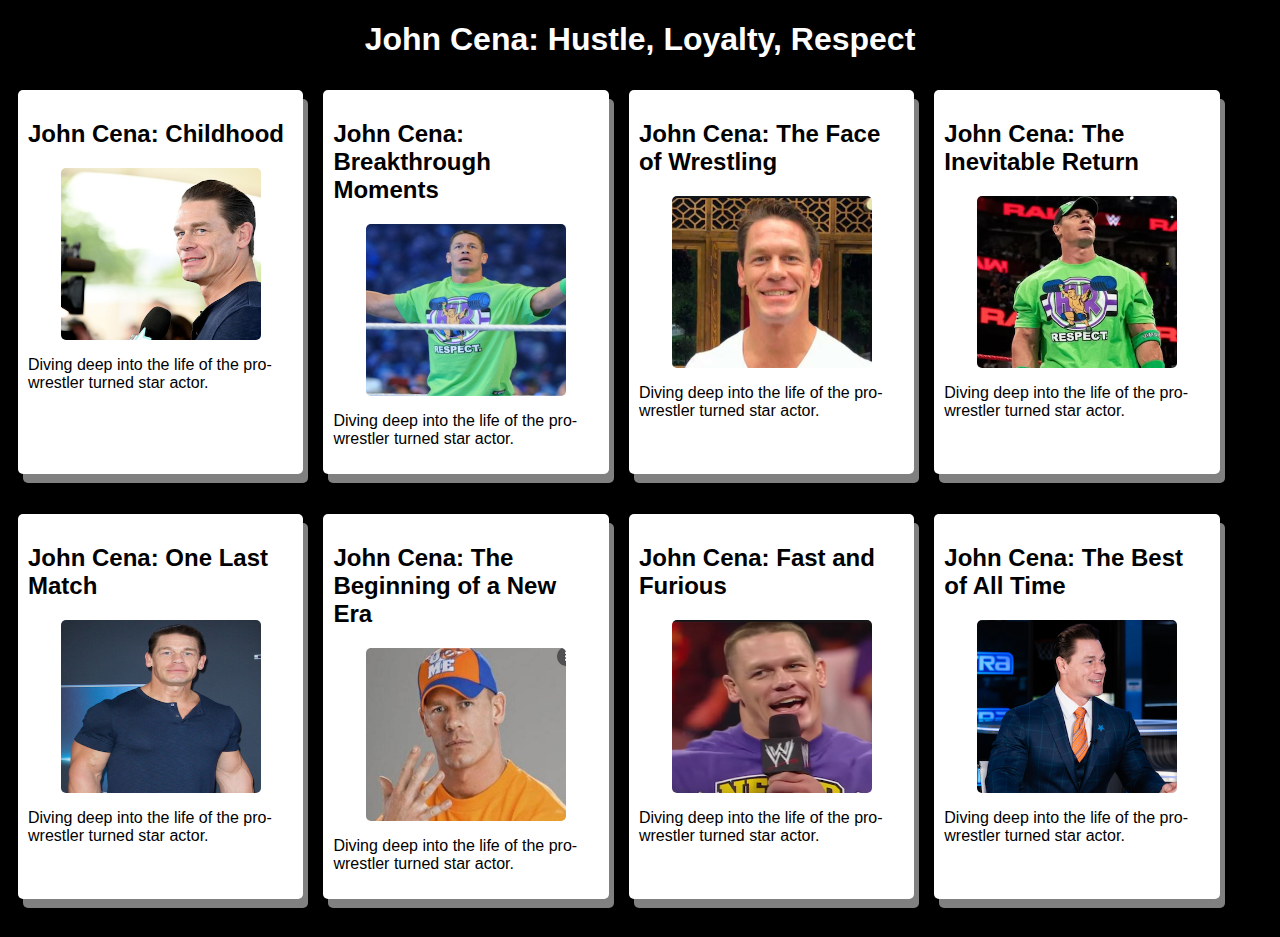
<file: index.html>
<!DOCTYPE html>
    <html>
        <head>
            <title>The Life of John Cena</title>
            <link rel="stylesheet" href="styles.css">
        </head>
        <body>
            <h1>John Cena: Hustle, Loyalty, Respect</h1>

        <div class="assignments"> 
            <!-- Problem Statement Assignment --> 
            <section class="assignment">
                <a href="https://www.youtube.com/watch?v=FXtmpyUy8F8"><h2>John Cena: Childhood</h2></a>
                <a href="https://www.youtube.com/watch?v=FXtmpyUy8F8"><img src="images/john-cena.png"></a>
                    <p>
                        Diving deep into the life of the pro-wrestler turned star actor.
                    </p>
            </section>

            <!-- Affinity Diagram Assignment -->
            <section class="assignment">
                <a href="https://www.youtube.com/watch?v=FXtmpyUy8F8"><h2>John Cena: Breakthrough Moments</h2></a>
                <a href="https://www.youtube.com/watch?v=FXtmpyUy8F8"><img src="images/john-cena1.png"></a>
                    <p>
                        Diving deep into the life of the pro-wrestler turned star actor.                    
                    </p>
            </section>

            <!-- Persona Assignment -->
            <section class="assignment">
                <a href="https://www.youtube.com/watch?v=FXtmpyUy8F8"><h2>John Cena: The Face of Wrestling</h2></a>
                <a href="https://www.youtube.com/watch?v=FXtmpyUy8F8"><img src="images/john-cena2.png"></a>
                    <p>
                        Diving deep into the life of the pro-wrestler turned star actor.
                    </p>
            </section>

            <!-- Storyboard Assignment -->
            <section class="assignment">
                <a href="https://www.youtube.com/watch?v=FXtmpyUy8F8"><h2>John Cena: The Inevitable Return</h2></a>
                <a href="https://www.youtube.com/watch?v=FXtmpyUy8F8"><img src="images/john-cena3.png"></a>
                    <p>
                        Diving deep into the life of the pro-wrestler turned star actor.
                    </p>
            </section>

            <!-- Sketches Assignment -->
            <section class="assignment">
                <a href="https://www.youtube.com/watch?v=FXtmpyUy8F8"><h2>John Cena: One Last Match</h2></a>
                <a href="https://www.youtube.com/watch?v=FXtmpyUy8F8"><img src="images/john-cena4.png"></a>
                    <p>
                        Diving deep into the life of the pro-wrestler turned star actor.                    
                    </p>
            </section>

            <!-- Paper Prototype Assignment -->
            <section class="assignment">
                <a href="https://www.youtube.com/watch?v=FXtmpyUy8F8"><h2>John Cena: The Beginning of a New Era</h2></a>
                <a href="https://www.youtube.com/watch?v=FXtmpyUy8F8"><img src="images/john-cena5.png"></a>
                    <p>
                        Diving deep into the life of the pro-wrestler turned star actor.                    
                    </p>
            </section>

            <!-- Usability Testing Script Assignment -->
            <section class="assignment">
                <a href="https://www.youtube.com/watch?v=FXtmpyUy8F8"><h2>John Cena: Fast and Furious</h2></a>
                <a href="https://www.youtube.com/watch?v=FXtmpyUy8F8"><img src="images/john-cena6.png"></a>
                    <p>
                        Diving deep into the life of the pro-wrestler turned star actor.                    
                    </p>
            </section>

            <!-- Low-fi Prototype Assignment -->
            <section class="assignment">
                <a href="https://www.youtube.com/watch?v=FXtmpyUy8F8"><h2>John Cena: The Best of All Time</h2></a>
                <a href="https://www.youtube.com/watch?v=FXtmpyUy8F8"><img src="images/john-cena7.png"></a>
                    <p>
                        Diving deep into the life of the pro-wrestler turned star actor.                    
                    </p>
            </section>
        </div>
    </body>
</html>
</file>
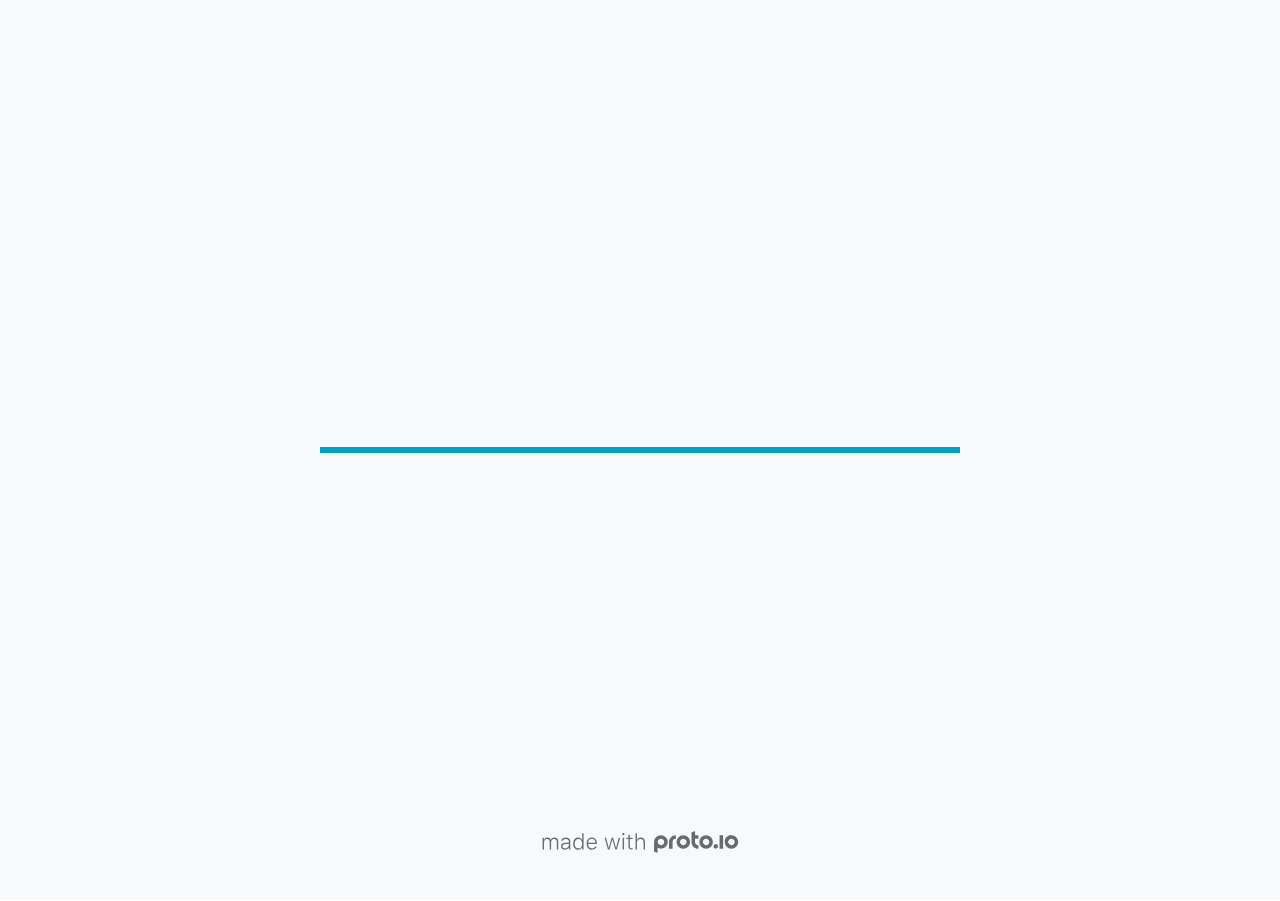
<file: hi-fi-prototype/index.html>
<!DOCTYPE HTML>
	<head>

		<meta charset="utf-8">

		<title>TeamFinder Low-Fi Prototype - Proto.io</title>

		
			<meta name="HandheldFriendly" content="True">
			<meta name="MobileOptimized" content="375"> 

			
			
			
			<meta name="viewport" content="minimum-scale=1.00, maximum-scale=1.00, initial-scale=1.00, user-scalable=no, shrink-to-fit=no" />

			
				<meta name="apple-mobile-web-app-capable" content="yes" />
				<meta name="apple-mobile-web-app-status-bar-style" content="black-translucent" />
			

			<meta name="format-detection" content="telephone=no">


			

            
            <link rel="icon" sizes="192x192" href="./assets/branding/android-icon-hires.png">
            <link rel="icon" sizes="128x128" href="./assets/branding/android-icon.png">

            
            <link href="./assets/branding/apple-touch-icon-retina180.png" sizes="180x180" rel="apple-touch-icon">

            
            <link href="./assets/branding/apple-touch-icon-retina.png" sizes="114x114" rel="apple-touch-icon">

            
            <link href="./assets/branding/apple-touch-icon.png" sizes="57x57" rel="apple-touch-icon">

            
            <link href="./assets/branding/startup.png" media="(device-width: 320px)" rel="apple-touch-startup-image">

            
            <link href="./assets/branding/startup-retina.png" media="(device-width: 320px) and (device-height: 480px) and (-webkit-device-pixel-ratio: 2)" rel="apple-touch-startup-image">

            
            <link href="./assets/branding/startup-568.png" media="(device-width: 320px) and (device-height: 568px) and (-webkit-device-pixel-ratio: 2)" rel="apple-touch-startup-image">

            
            <link href="./assets/branding/startup-retina-6.png" media="(device-width: 375px) and (device-height: 667px) and (orientation: portrait) and (-webkit-device-pixel-ratio: 2)" rel="apple-touch-startup-image">

            
            <link href="./assets/branding/startup-retina-6plus.png" media="(device-width: 414px) and (device-height: 736px) and (orientation: portrait) and (-webkit-device-pixel-ratio: 3)" rel="apple-touch-startup-image">

            
            <link href="./assets/branding/startup-retina-6plus-landscape.png" media="(device-width: 414px) and (device-height: 736px) and (orientation: landscape) and (-webkit-device-pixel-ratio: 3)" rel="apple-touch-startup-image">

            
            <link href="./assets/branding/startup-ipad.png" media="(device-width: 768px) and (orientation: portrait)" rel="apple-touch-startup-image">

            
            <link href="./assets/branding/startup-ipad-landscape.png" media="(device-width: 768px) and (orientation: landscape)" rel="apple-touch-startup-image">

            
            <link href="./assets/branding/startup-ipad-retina.png" media="(device-width: 768px) and (orientation: portrait) and (-webkit-device-pixel-ratio: 2)" rel="apple-touch-startup-image">

            
            <link href="./assets/branding/startup-ipad-landscape-retina.png" media="(device-width: 768px) and (orientation: landscape) and (-webkit-device-pixel-ratio: 2)" rel="apple-touch-startup-image">

            
            <link href="./assets/branding/startup-ipad-pro.png" media="(device-width: 1024px) and (orientation: portrait) and (-webkit-device-pixel-ratio: 2)" rel="apple-touch-startup-image">

            
            <link href="./assets/branding/startup-ipad-pro-landscape.png" media="(device-width: 1024px) and (orientation: landscape) and (-webkit-device-pixel-ratio: 2)" rel="apple-touch-startup-image">

			<meta http-equiv="cleartype" content="on"> 


			 
		    <script type="text/javascript" src="./scripts/plugins/jquery/jquery.js"></script>

			
				<link rel="stylesheet" href="./stylesheets/player-export.css" />
				<script type="text/javascript" src="./scripts/player-export.js"></script>
			

			
			<script type="text/javascript" src="./libraries/common/components.js"></script> 
			<link type="text/css" rel="Stylesheet" href="./libraries/common/components.1.00.css" /> 

			
					<script type="text/javascript" src="./libraries/generic2/components.js"></script> 
					<link type="text/css" rel="Stylesheet" href="./libraries/generic2/components.1.00.css" /> 
				
					<script type="text/javascript" src="./libraries/ios9/components.js"></script> 
					<link type="text/css" rel="Stylesheet" href="./libraries/ios9/components.1.00.css" /> 
				
				<script type="text/javascript" src="./data/data.js"></script> 
			

		<style>
			body { width: 375px; height: 667px; }
			.landscape, .landscape .prx-page { min-height: 375px; }
			.portrait, .portrait .prx-page { min-height: 667px; }
		</style>

		<script type="text/javascript">

			prx.ver = '6.6.60.0';
			prx.url.account = 'https://jakegilstrap.proto.io';
			prx.url.staticassets = 'https://gal.proto.io';
			prx.url.devices = 'https://dteyv52hbg2at.cloudfront.net/devices';
			prx.url.static = 'https://dteyv52hbg2at.cloudfront.net';
			prx.url.siteurl = 'proto.io';
			prx.url.crossmsg = 'https://jakegilstrap.proto.io';

			prx.nodejsassetsserver = {};
			prx.nodejsassetsserver.host = ".proto.io";
			prx.nodejsassetsserver.subdomainprefix = "https://at";
			prx.nodejsassetsserver.maxsubdomains = "20";

			prx.device_library = 'ios9';
			prx.devices[prx.device] = {
				name: prx.device
				,defaultOrientation: 'portrait'
				,portrait_applies: 1 //new
				,portrait: [375,667]
				,landscape_applies: 1 //new
				,landscape: [667,375]
				,allow_orientation_change: 1 //new
				,statusbar_skin: 'default' // new
				,statusbarheightportrait: 0
				,statusbarheightlandscape: 0
				,navigationbar_skin: 'default' //new
				,navigationbarheightportrait: 0
				,navigationbarheightlandscape: 0
				,normalportrait: [375,667]
				,normallandscape: [667,375]
				,device_s3bucket: 'd4ef61c1-1c68-4222-8ad5-0b8391e1843b'
				,dpr: '1.00'
				,deviceType: "default"
                ,showiPhoneXNotch: false
                ,hasCustomSkinNotch: false
				,appleWatchRoundedCorners: false
				,scrollType: "default"
				,initialscale: 1.00
				,targetdensitydpi: "device-dpi"
			}

			prx.projectsettings.id = 'f5f2d47b-34be-4dbf-9c5d-f1768d429553';
			prx.projectsettings.s3b = 'jakegilstrap-1094414-proto';
			prx.projectsettings.account = 'jakegilstrap';
			prx.projectsettings.statusbar = '0'; 
			prx.projectsettings.statusbarapplies = '0';
			prx.projectsettings.navigationbar = '0';
			prx.projectsettings.navigationbarapplies = '0';
			prx.projectsettings.initialpageid = -1;
			
			
			prx.projectsettings.flashactions = 1;
			prx.projectsettings.gatrackingcode = '';

			prx.export2html = '1' == true;
			prx.mobPlayer = 0;

			prx.user.country = 'US';

			prx.s3Links = []; 
			var sLinkedAssets = [];
			

			prx.csrf_token = '362818B4FCC8EEF359055394A923B5247A7A8457383C9C2F7C23E1582503A44F';

            

            
                            prx.assetsAccessToken = "eyJ0eXAiOiJKV1QiLCJhbGciOiJIUzI1NiJ9.eyJkIjp7InVpZCI6Ii0xIiwicHJvamVjdF9pZCI6ImY1ZjJkNDdiLTM0YmUtNGRiZi05YzVkLWYxNzY4ZDQyOTU1MyJ9LCJ2IjowLCJleHAiOjE2MDYxNTM2NTEsImlhdCI6MTYwNTk3MzY1MX0.-wzTIDUAmumP34qdQwgnN6eU_MSPvHspbnIi6N833r0";

			prx.iniPlayer.iniPreLoad();

		</script>
	</head>

	

			<body class="player device-cursor-touch mobile-device-true " " id="mbd" >

				
				<div id="window-wrapper">
					<div id="dragarea"></div>
					<div id="statusbar"></div>
					<div id="underlay" style=""></div>

					<div class="prx-page" data-role="page" id="p-1" data-id="1"></div>
					
								<div class="prx-page" data-role="page" id="p-2" data-id="2"></div>
							
								<div class="prx-page" data-role="page" id="p-3" data-id="3"></div>
							
								<div class="prx-page" data-role="page" id="p-4" data-id="4"></div>
							
								<div class="prx-page" data-role="page" id="p-5" data-id="5"></div>
							
								<div class="prx-page" data-role="page" id="p-6" data-id="6"></div>
							
								<div class="prx-page" data-role="page" id="p-7" data-id="7"></div>
							
								<div class="prx-page" data-role="page" id="p-8" data-id="8"></div>
							
								<div class="prx-page" data-role="page" id="p-9" data-id="9"></div>
							
								<div class="prx-page" data-role="page" id="p-10" data-id="10"></div>
							
								<div class="prx-page" data-role="page" id="p-11" data-id="11"></div>
							
								<div class="prx-page" data-role="page" id="p-12" data-id="12"></div>
							
								<div class="prx-page" data-role="page" id="p-13" data-id="13"></div>
							
								<div class="prx-page" data-role="page" id="p-14" data-id="14"></div>
							
					<div id="navigationbar"></div>
					<div id="overlay"></div>
					<div id="trash"></div>
					<div id="quick-audios"></div>
				</div>

				 
			<div id="loader-wrapper">
				
				<div class="progress">
					<div class="progress-bar"></div>
				</div>
				<div id="poweredby"></div>
			</div>
			


			</body>
		

</html>
</file>
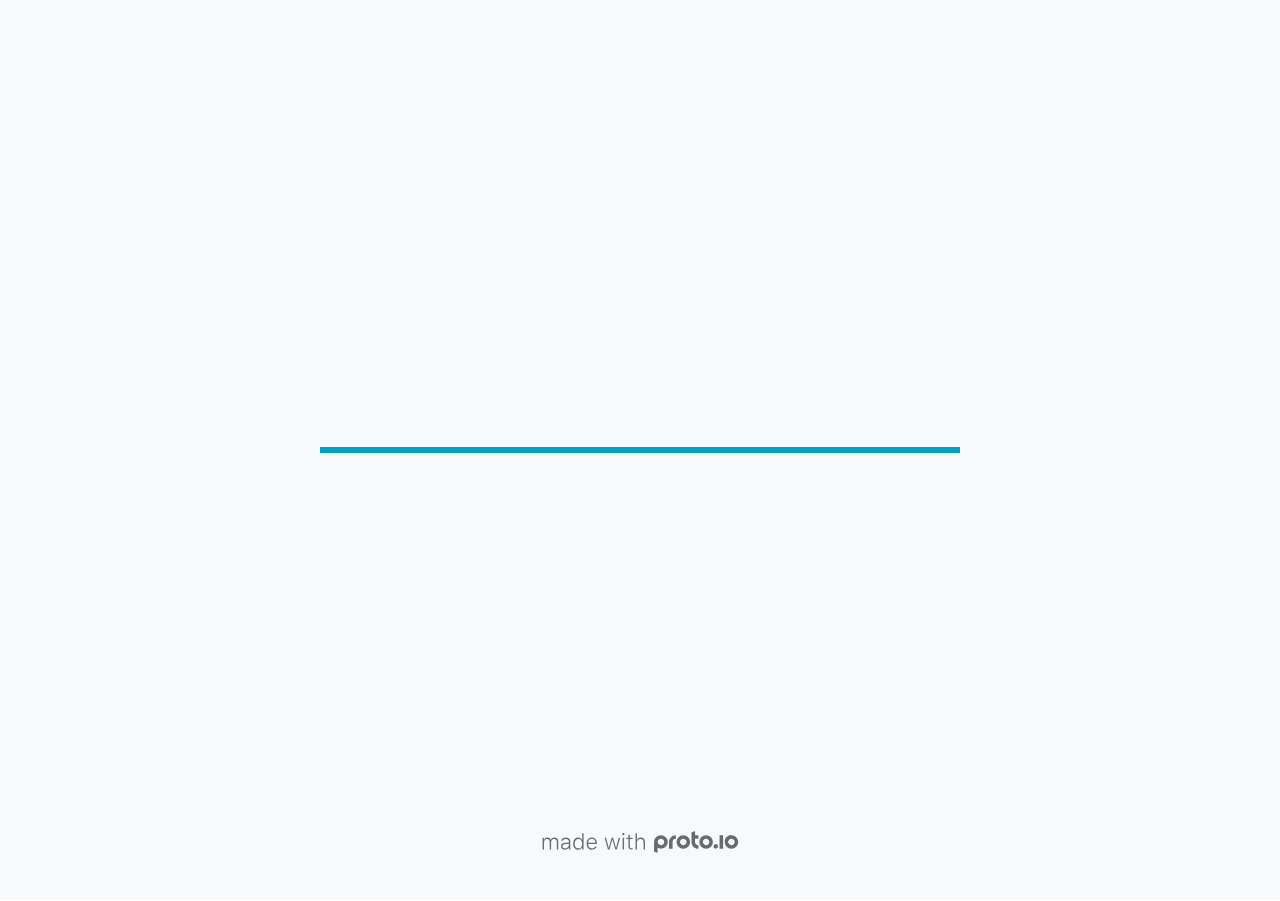
<file: low-fi-prototype/index.html>
<!DOCTYPE HTML>
	<head>

		<meta charset="utf-8">

		<title>TeamFinder Low-Fi Prototype - Proto.io</title>

		
			<meta name="HandheldFriendly" content="True">
			<meta name="MobileOptimized" content="375"> 

			
			
			
			<meta name="viewport" content="minimum-scale=1.00, maximum-scale=1.00, initial-scale=1.00, user-scalable=no, shrink-to-fit=no" />

			
				<meta name="apple-mobile-web-app-capable" content="yes" />
				<meta name="apple-mobile-web-app-status-bar-style" content="black-translucent" />
			

			<meta name="format-detection" content="telephone=no">


			

            
            <link rel="icon" sizes="192x192" href="./assets/branding/android-icon-hires.png">
            <link rel="icon" sizes="128x128" href="./assets/branding/android-icon.png">

            
            <link href="./assets/branding/apple-touch-icon-retina180.png" sizes="180x180" rel="apple-touch-icon">

            
            <link href="./assets/branding/apple-touch-icon-retina.png" sizes="114x114" rel="apple-touch-icon">

            
            <link href="./assets/branding/apple-touch-icon.png" sizes="57x57" rel="apple-touch-icon">

            
            <link href="./assets/branding/startup.png" media="(device-width: 320px)" rel="apple-touch-startup-image">

            
            <link href="./assets/branding/startup-retina.png" media="(device-width: 320px) and (device-height: 480px) and (-webkit-device-pixel-ratio: 2)" rel="apple-touch-startup-image">

            
            <link href="./assets/branding/startup-568.png" media="(device-width: 320px) and (device-height: 568px) and (-webkit-device-pixel-ratio: 2)" rel="apple-touch-startup-image">

            
            <link href="./assets/branding/startup-retina-6.png" media="(device-width: 375px) and (device-height: 667px) and (orientation: portrait) and (-webkit-device-pixel-ratio: 2)" rel="apple-touch-startup-image">

            
            <link href="./assets/branding/startup-retina-6plus.png" media="(device-width: 414px) and (device-height: 736px) and (orientation: portrait) and (-webkit-device-pixel-ratio: 3)" rel="apple-touch-startup-image">

            
            <link href="./assets/branding/startup-retina-6plus-landscape.png" media="(device-width: 414px) and (device-height: 736px) and (orientation: landscape) and (-webkit-device-pixel-ratio: 3)" rel="apple-touch-startup-image">

            
            <link href="./assets/branding/startup-ipad.png" media="(device-width: 768px) and (orientation: portrait)" rel="apple-touch-startup-image">

            
            <link href="./assets/branding/startup-ipad-landscape.png" media="(device-width: 768px) and (orientation: landscape)" rel="apple-touch-startup-image">

            
            <link href="./assets/branding/startup-ipad-retina.png" media="(device-width: 768px) and (orientation: portrait) and (-webkit-device-pixel-ratio: 2)" rel="apple-touch-startup-image">

            
            <link href="./assets/branding/startup-ipad-landscape-retina.png" media="(device-width: 768px) and (orientation: landscape) and (-webkit-device-pixel-ratio: 2)" rel="apple-touch-startup-image">

            
            <link href="./assets/branding/startup-ipad-pro.png" media="(device-width: 1024px) and (orientation: portrait) and (-webkit-device-pixel-ratio: 2)" rel="apple-touch-startup-image">

            
            <link href="./assets/branding/startup-ipad-pro-landscape.png" media="(device-width: 1024px) and (orientation: landscape) and (-webkit-device-pixel-ratio: 2)" rel="apple-touch-startup-image">

			<meta http-equiv="cleartype" content="on"> 


			 
		    <script type="text/javascript" src="./scripts/plugins/jquery/jquery.js"></script>

			
				<link rel="stylesheet" href="./stylesheets/player-export.css" />
				<script type="text/javascript" src="./scripts/player-export.js"></script>
			

			
			<script type="text/javascript" src="./libraries/common/components.js"></script> 
			<link type="text/css" rel="Stylesheet" href="./libraries/common/components.1.00.css" /> 

			
					<script type="text/javascript" src="./libraries/generic2/components.js"></script> 
					<link type="text/css" rel="Stylesheet" href="./libraries/generic2/components.1.00.css" /> 
				
					<script type="text/javascript" src="./libraries/ios9/components.js"></script> 
					<link type="text/css" rel="Stylesheet" href="./libraries/ios9/components.1.00.css" /> 
				
				<script type="text/javascript" src="./data/data.js"></script> 
			

		<style>
			body { width: 375px; height: 667px; }
			.landscape, .landscape .prx-page { min-height: 375px; }
			.portrait, .portrait .prx-page { min-height: 667px; }
		</style>

		<script type="text/javascript">

			prx.ver = '6.6.59.0';
			prx.url.account = 'https://jakegilstrap.proto.io';
			prx.url.staticassets = 'https://gal.proto.io';
			prx.url.devices = 'https://dteyv52hbg2at.cloudfront.net/devices';
			prx.url.static = 'https://dteyv52hbg2at.cloudfront.net';
			prx.url.siteurl = 'proto.io';
			prx.url.crossmsg = 'https://jakegilstrap.proto.io';

			prx.nodejsassetsserver = {};
			prx.nodejsassetsserver.host = ".proto.io";
			prx.nodejsassetsserver.subdomainprefix = "https://at";
			prx.nodejsassetsserver.maxsubdomains = "20";

			prx.device_library = 'ios9';
			prx.devices[prx.device] = {
				name: prx.device
				,defaultOrientation: 'portrait'
				,portrait_applies: 1 //new
				,portrait: [375,667]
				,landscape_applies: 1 //new
				,landscape: [667,375]
				,allow_orientation_change: 1 //new
				,statusbar_skin: 'default' // new
				,statusbarheightportrait: 0
				,statusbarheightlandscape: 0
				,navigationbar_skin: 'default' //new
				,navigationbarheightportrait: 0
				,navigationbarheightlandscape: 0
				,normalportrait: [375,667]
				,normallandscape: [667,375]
				,device_s3bucket: 'd4ef61c1-1c68-4222-8ad5-0b8391e1843b'
				,dpr: '1.00'
				,deviceType: "default"
                ,showiPhoneXNotch: false
                ,hasCustomSkinNotch: false
				,appleWatchRoundedCorners: false
				,scrollType: "default"
				,initialscale: 1.00
				,targetdensitydpi: "device-dpi"
			}

			prx.projectsettings.id = 'f5f2d47b-34be-4dbf-9c5d-f1768d429553';
			prx.projectsettings.s3b = 'jakegilstrap-1094414-proto';
			prx.projectsettings.account = 'jakegilstrap';
			prx.projectsettings.statusbar = '0'; 
			prx.projectsettings.statusbarapplies = '0';
			prx.projectsettings.navigationbar = '0';
			prx.projectsettings.navigationbarapplies = '0';
			prx.projectsettings.initialpageid = -1;
			
			
			prx.projectsettings.flashactions = 1;
			prx.projectsettings.gatrackingcode = '';

			prx.export2html = '1' == true;
			prx.mobPlayer = 0;

			prx.user.country = 'US';

			prx.s3Links = []; 
			var sLinkedAssets = [];
			

			prx.csrf_token = '644498994484605679504EA27D59190A563258D64A8F2F8F55471E9F9FF4212E';

            

            
                            prx.assetsAccessToken = "eyJ0eXAiOiJKV1QiLCJhbGciOiJIUzI1NiJ9.eyJkIjp7InVpZCI6Ii0xIiwicHJvamVjdF9pZCI6ImY1ZjJkNDdiLTM0YmUtNGRiZi05YzVkLWYxNzY4ZDQyOTU1MyJ9LCJ2IjowLCJleHAiOjE2MDQ4NzcxOTksImlhdCI6MTYwNDY5NzE5OX0.oEdqML8xTtgiK9CUD-2gCJo-mnNc5G2_7GqltxpL3L8";

			prx.iniPlayer.iniPreLoad();

		</script>
	</head>

	

			<body class="player device-cursor-touch mobile-device-true " " id="mbd" >

				
				<div id="window-wrapper">
					<div id="dragarea"></div>
					<div id="statusbar"></div>
					<div id="underlay" style=""></div>

					<div class="prx-page" data-role="page" id="p-1" data-id="1"></div>
					
								<div class="prx-page" data-role="page" id="p-2" data-id="2"></div>
							
								<div class="prx-page" data-role="page" id="p-3" data-id="3"></div>
							
								<div class="prx-page" data-role="page" id="p-4" data-id="4"></div>
							
								<div class="prx-page" data-role="page" id="p-5" data-id="5"></div>
							
								<div class="prx-page" data-role="page" id="p-6" data-id="6"></div>
							
								<div class="prx-page" data-role="page" id="p-7" data-id="7"></div>
							
								<div class="prx-page" data-role="page" id="p-8" data-id="8"></div>
							
								<div class="prx-page" data-role="page" id="p-9" data-id="9"></div>
							
								<div class="prx-page" data-role="page" id="p-10" data-id="10"></div>
							
								<div class="prx-page" data-role="page" id="p-11" data-id="11"></div>
							
								<div class="prx-page" data-role="page" id="p-12" data-id="12"></div>
							
					<div id="navigationbar"></div>
					<div id="overlay"></div>
					<div id="trash"></div>
					<div id="quick-audios"></div>
				</div>

				 
			<div id="loader-wrapper">
				
				<div class="progress">
					<div class="progress-bar"></div>
				</div>
				<div id="poweredby"></div>
			</div>
			


			</body>
		

</html>
</file>
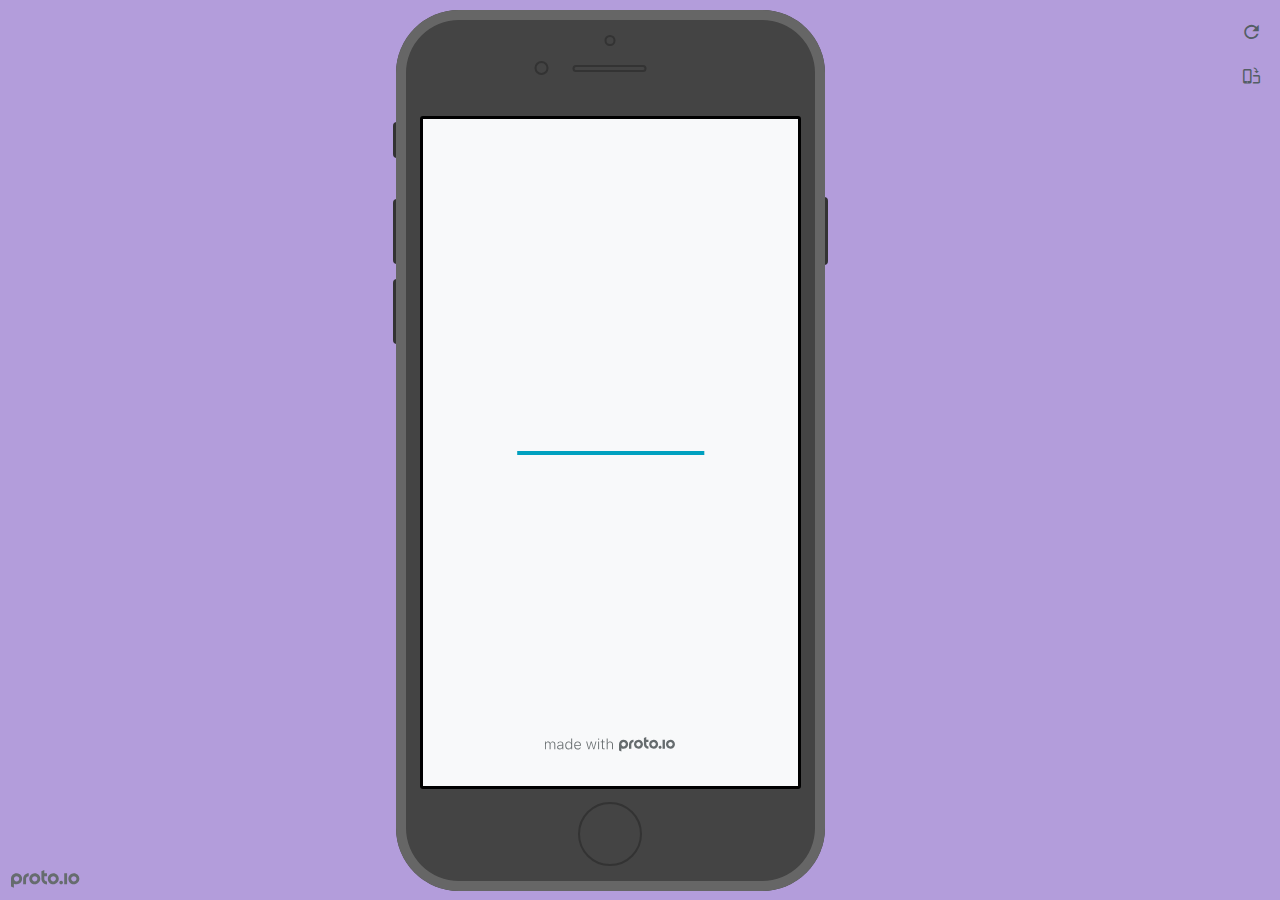
<file: hi-fi-prototype/frame.html>
<!DOCTYPE HTML>
    <head>
    <meta charset="utf-8">

    <title>TeamFinder Low-Fi Prototype - Proto.io player</title>

    

			<link type="text/css" rel="stylesheet" href="./stylesheets/preview-export-min.css">
			<script type="text/javascript" src="./scripts/preview-export-min.js"></script>

		

    <script type="text/javascript">
        var prx = window.prx || {};
        prx.orientation = 'portrait';
        prx.orientations = {};
        prx.orientations.portrait = 1;
        prx.orientations.landscape = 1;
        prx.project = {};
        prx.project.id = 'f5f2d47b-34be-4dbf-9c5d-f1768d429553';
        prx.project.title = 'TeamFinder Low-Fi Prototype';
        prx.project.version = 0;
        prx.project.livepreview = 0;
        prx.project.account = "jakegilstrap";
        prx.activePage = {};
        prx.usercountry = "us";
        
            prx.user = false;
        
        prx.skin = 'apple-phone-iphone8-1';
        prx.ver = '6.6.60.0';
        //prx.flashactions = 1;
		prx.flashactions = 1; //we are not using the DB value anymore

        prx.nodejsassetsserver = {};
        prx.nodejsassetsserver.host = ".proto.io";
        prx.nodejsassetsserver.subdomainprefix = "https://at";
        prx.nodejsassetsserver.maxsubdomains = "20";
        prx.account = "jakegilstrap";
        prx.browserShowScreenshots = 'true';
        prx.url.crossmsg = 'https://jakegilstrap.proto.io';
        prx.playerUrl = 'https://jakegilstrap.proto.io/player/';
        prx.spaces = false;
        prx.csrf_token = '271D527B76F437ED9595463B3612F3F7F9F2A25159CE4CD23FAF846CB75DB33F';

        
    </script>

    

</head>


<body style="background-color:#B39DDB">

    

    <div class="page-sidebar">
        
        <div class="sidebar-action-buttons">

            
                <span class="header-action-button player-icon-reload embed-icon-reload" id="refresh-preview">
                    <span class="tooltip">Refresh preview</span>
                </span>
                
                    <span  class="header-action-button player-icon-rotate embed-icon-rotate" id="change-orientation">
                        <span class="tooltip">Change orientation</span>
                    </span>
                

        </div>

    </div>

    <div id="maincontent" class="portrait">

        <div id="shortcut-pressed-outer">
            <div id="shortcut-pressed"></div>
        </div>
        

			<div class="frame_generic">
				
				<div class="body_generic skin_apple-phone-iphone8-1 skin-wrapper skin-os-apple skin-device-phone skin-model-iphone8 skin-size-1 skin-color-black skin-orientation-portrait skin-dimensions-375-667">

					<div class="buttons top"></div>
					<div class="detail-top"></div>
					<div class="web-search"></div>
					<div class="buttons left"></div>

					<div class="body_generic_inner">
						
						<iframe id="pio-playerframe" src="index.html" scrolling="NO" style="width: 375px; height: 667px;" webkitAllowFullScreen mozallowfullscreen allowFullScreen allowvr allow="autoplay"></iframe>
						
                                <script type="text/javascript">
                                    // remove parameter from address bar immediately if no changes
                                    let url = new URL(window.location.href);
                                    url.searchParams.delete('hc');
									url.searchParams.delete('ap');
                                    window.history.replaceState({}, document.title, url.toString());
                                </script>
                            
					</div>

					<div class="buttons right"></div>
					<div class="detail-bottom"></div>
				</div>
				
			</div>
		
    </div>

    

    
            <div id="branding"></div>
        
</body>


<script type="text/javascript">
    
</script>
</html>
</file>
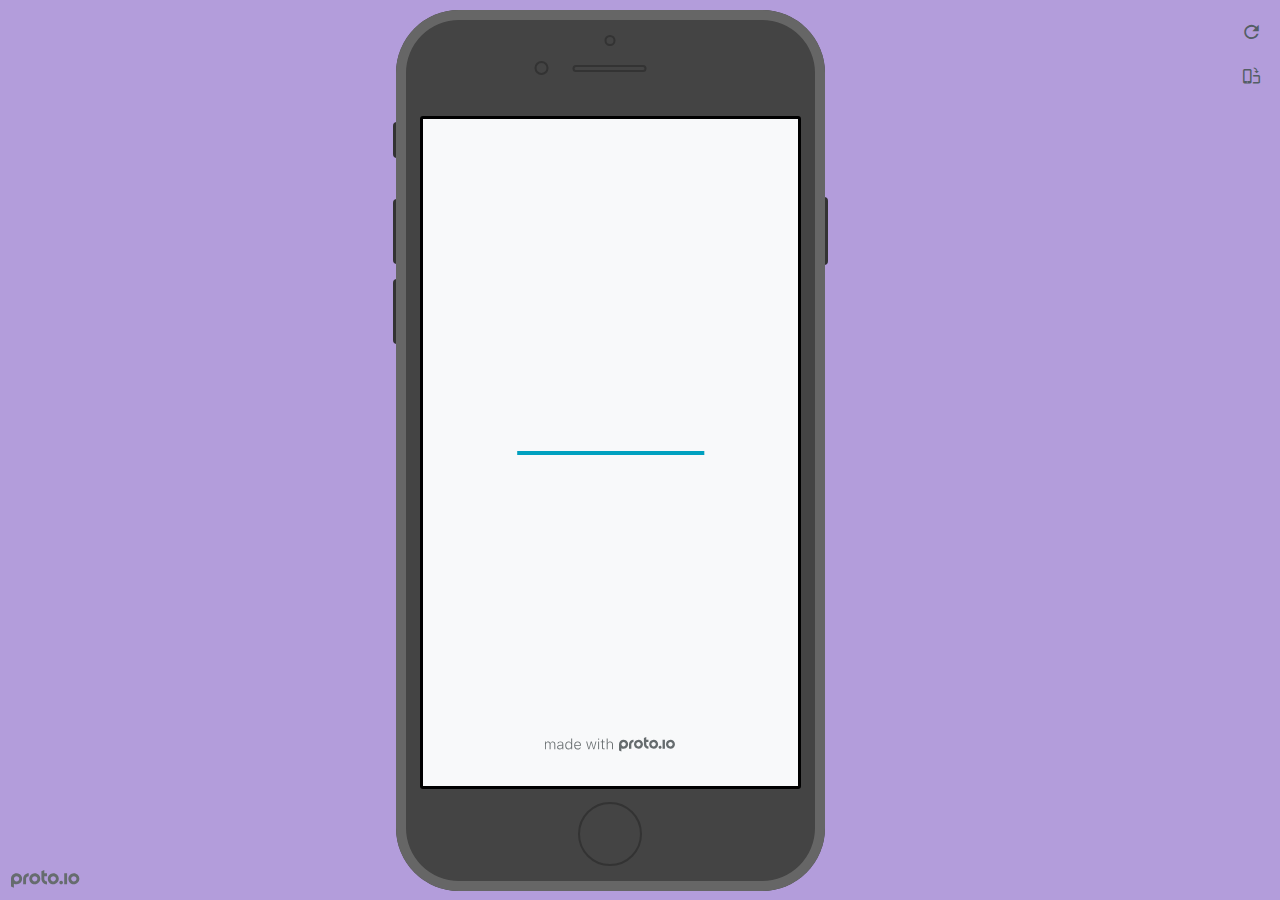
<file: low-fi-prototype/frame.html>
<!DOCTYPE HTML>
    <head>
    <meta charset="utf-8">

    <title>TeamFinder Low-Fi Prototype - Proto.io player</title>

    

			<link type="text/css" rel="stylesheet" href="./stylesheets/preview-export-min.css">
			<script type="text/javascript" src="./scripts/preview-export-min.js"></script>

		

    <script type="text/javascript">
        var prx = window.prx || {};
        prx.orientation = 'portrait';
        prx.orientations = {};
        prx.orientations.portrait = 1;
        prx.orientations.landscape = 1;
        prx.project = {};
        prx.project.id = 'f5f2d47b-34be-4dbf-9c5d-f1768d429553';
        prx.project.title = 'TeamFinder Low-Fi Prototype';
        prx.project.version = 0;
        prx.project.livepreview = 0;
        prx.project.account = "jakegilstrap";
        prx.activePage = {};
        prx.usercountry = "us";
        
            prx.user = false;
        
        prx.skin = 'apple-phone-iphone8-1';
        prx.ver = '6.6.59.0';
        //prx.flashactions = 1;
		prx.flashactions = 1; //we are not using the DB value anymore

        prx.nodejsassetsserver = {};
        prx.nodejsassetsserver.host = ".proto.io";
        prx.nodejsassetsserver.subdomainprefix = "https://at";
        prx.nodejsassetsserver.maxsubdomains = "20";
        prx.account = "jakegilstrap";
        prx.browserShowScreenshots = 'true';
        prx.url.crossmsg = 'https://jakegilstrap.proto.io';
        prx.playerUrl = 'https://jakegilstrap.proto.io/player/';
        prx.spaces = false;
        prx.csrf_token = 'F884335B4D94DD47FA3568C4D9CC42CA5072DEA8B248F46CFC712D3F6A506BC7';

        
    </script>

    

</head>


<body style="background-color:#B39DDB">

    

    <div class="page-sidebar">
        
        <div class="sidebar-action-buttons">

            
                <span class="header-action-button player-icon-reload embed-icon-reload" id="refresh-preview">
                    <span class="tooltip">Refresh preview</span>
                </span>
                
                    <span  class="header-action-button player-icon-rotate embed-icon-rotate" id="change-orientation">
                        <span class="tooltip">Change orientation</span>
                    </span>
                

        </div>

    </div>

    <div id="maincontent" class="portrait">

        <div id="shortcut-pressed-outer">
            <div id="shortcut-pressed"></div>
        </div>
        

			<div class="frame_generic">
				
				<div class="body_generic skin_apple-phone-iphone8-1 skin-wrapper skin-os-apple skin-device-phone skin-model-iphone8 skin-size-1 skin-color-black skin-orientation-portrait skin-dimensions-375-667">

					<div class="buttons top"></div>
					<div class="detail-top"></div>
					<div class="web-search"></div>
					<div class="buttons left"></div>

					<div class="body_generic_inner">
						
						<iframe id="pio-playerframe" src="index.html" scrolling="NO" style="width: 375px; height: 667px;" webkitAllowFullScreen mozallowfullscreen allowFullScreen allowvr allow="autoplay"></iframe>
						
                                <script type="text/javascript">
                                    // remove parameter from address bar immediately if no changes
                                    let url = new URL(window.location.href);
                                    url.searchParams.delete('hc');
									url.searchParams.delete('ap');
                                    window.history.replaceState({}, document.title, url.toString());
                                </script>
                            
					</div>

					<div class="buttons right"></div>
					<div class="detail-bottom"></div>
				</div>
				
			</div>
		
    </div>

    

    
            <div id="branding"></div>
        
</body>


<script type="text/javascript">
    
</script>
</html>
</file>
<file: styles.css>
body {
    background:BLACK;
    font-family:Arial, Helvetica, sans-serif;
}

.assignments {
    display:flex;
    flex-wrap:wrap;
}

.assignment {
    width:21%;
    padding:10px;
    margin:10px;
    margin-bottom: 30px;
    background:WHITE;
    border-radius:5px;
    box-shadow: 5px 9px GRAY;
}

.assignment img {
    width:200px;
    border: 2px BLACK;
    margin-right:20px;
    border-radius:5px;
    display:block;
    margin:auto;
}

h1 {
    color:WHITE;
    text-align:center;
}

a {
    text-decoration:none;
    color:BLACK;
}

.assignment a:hover {
    color:WHITE;
}
</file>
<file: hi-fi-prototype/stylesheets/player-export.css>
/*!
 * 
 *                                                                       
 *                              ::;;;;                                   
 *    ::,,,,::    ::,,  ,,,,::::::11ii::,,::,,,,::      ::::,,::,,,,::   
 *  ,,111111ii,,::1111::111111ii::111111::111111ii,,    ii11,,ii111111,, 
 *  11ii::;;11;;ii11::iiii::;;11;;11ii::ii11::::11ii    ii11;;11;;::ii11 
 *  11;;  ::11ii11;;::11ii  ::11ii11ii,,iiii..  iiii    ii11;;11::  ;;11 
 *  1111;;ii11;;11;;,,ii11::ii11;;ii11;;;;11;;;;11;;;;;;ii11::11ii;;11ii 
 *  11111111;;::11;;  ::ii1111;;  ::ii11::ii1111ii::11ii;;11,,;;1111ii:: 
 *  11;;,,::  ,,::,,      ::,,        ::::  ::::    ,,,,::::    ::,,     
 *  ;;;;                                                                 
 *                                                                       
 *  Build: 11/11/2020, 10:54:08 AM
 */

/*!
 * Waves v0.5.5
 * http://fian.my.id/Waves
 *
 * Copyright 2014 Alfiana E. Sibuea and other contributors
 * Released under the MIT license
 * https://github.com/fians/Waves/blob/master/LICENSE
 */.mask-inner{position:relative;background-size:100% 100%;background-repeat:no-repeat}.mask-inner .mask-inner{transform:none!important}.mask-border .mborder,.mask-filter{height:100%;width:100%}.mask-border .mborder{border:1px solid hsla(0,0%,100%,.8);position:absolute;pointer-events:none}.mask-border .area-border{border:1px solid #00a1c0;left:0;top:0;position:absolute;transform-origin:0 0;box-sizing:border-box}.mask-border .mask-radius{width:100%;height:100%;overflow:hidden;position:absolute}.mask-border .mask-radius .mask-radius-border{position:relative;width:100%;height:100%;border:1px solid hsla(0,0%,100%,.8)}.mask-border.hide-handles .prx-resizable-handle{opacity:0;pointer-events:none!important}.mask-border.hide-handles .area-border{border:1px dashed #b4bcbf}.mask-wrapper{overflow:hidden;height:100%;pointer-events:none}.mask-wrapper.borderPos-inside{box-sizing:border-box}.mask-wrapper.borderPos-outside{width:100%;height:100%}.mask-wrapper.borderPos-outside .mask-inner{box-sizing:content-box}.mask-edit-mode-handles{pointer-events:none}.mask-edit-mode-handles.hide-handles .prx-resizable-handle,.mask-edit-mode-handles.hide-handles .prx-rotate-handle{opacity:0;pointer-events:none!important}.mask-edit-mode-handles.hide-handles .xborder{border-color:#b4bcbf!important}abbr,address,article,aside,audio,b,blockquote,body,caption,cite,code,dd,del,dfn,div,dl,dt,em,fieldset,figure,footer,form,h1,h2,h3,h4,h5,h6,header,hgroup,html,i,iframe,img,ins,kbd,label,legend,li,mark,menu,nav,object,ol,p,pre,q,samp,section,small,span,strong,sub,sup,table,tbody,td,tfoot,th,thead,time,tr,ul,var,video{margin:0;padding:0;border:0;outline:0;font-size:100%;background:transparent}article,aside,details,figcaption,figure,footer,header,hgroup,nav,section{display:block}audio,canvas,video{display:inline-block;*display:inline;*zoom:1}[hidden],audio:not([controls]){display:none}html{font-size:100%;-webkit-text-size-adjust:100%;-ms-text-size-adjust:100%}body{margin:0;font-size:13px}body,button,input,select,textarea{font-family:sans-serif;color:#222}a{color:#00e}a:visited{color:#551a8b}a:hover{color:#06e}a:focus{outline:thin dotted}a:active,a:hover{outline:0}abbr[title]{border-bottom:1px dotted}b,strong{font-weight:700}blockquote{margin:1em 40px}dfn{font-style:italic}hr{display:block;height:1px;border:0;border-top:1px solid #ccc;margin:1em 0;padding:0}ins{background:#ff9;text-decoration:none}ins,mark{color:#000}mark{background:#ff0;font-style:italic;font-weight:700}code,kbd,pre,samp{font-family:monospace,serif;_font-family:courier new,monospace;font-size:1em}pre{white-space:pre;white-space:pre-wrap;word-wrap:break-word}q{quotes:none}q:after,q:before{content:"";content:none}small{font-size:85%}sub,sup{font-size:75%;line-height:0;position:relative;vertical-align:baseline}sup{top:-.5em}sub{bottom:-.25em}ol,ul{margin:1em 0;padding:0 0 0 40px}dd{margin:0 0 0 40px}nav ol,nav ul{list-style:none;list-style-image:none;margin:0;padding:0}img{border:0;-ms-interpolation-mode:bicubic}svg:not(:root){overflow:hidden}figure,form{margin:0}fieldset{margin:0}fieldset,legend{border:0;padding:0}legend{*margin-left:-7px}button,input,select,textarea{font-size:100%;margin:0;vertical-align:baseline;*vertical-align:middle}button,input{line-height:normal;*overflow:visible}table button,table input{*overflow:auto}[role=button],button,input[type=button],input[type=reset],input[type=submit]{-webkit-appearance:button}input[type=checkbox],input[type=radio]{box-sizing:border-box;padding:0}input[type=search]{-webkit-appearance:textfield;-moz-box-sizing:content-box;-webkit-box-sizing:content-box;box-sizing:content-box}input[type=search]::-webkit-search-decoration{-webkit-appearance:none}button::-moz-focus-inner{border:0;padding:0}textarea{overflow:auto;vertical-align:top;resize:vertical}input:invalid,textarea:invalid{background-color:#f0dddd}table{border-collapse:collapse;border-spacing:0}td{vertical-align:top}.nocallout{-webkit-touch-callout:none}textarea[contenteditable]{-webkit-appearance:none}.gifhidden{position:absolute;left:-100%}.ir{display:block;border:0;text-indent:-999em;overflow:hidden;background-color:transparent;background-repeat:no-repeat;text-align:left;direction:ltr}.ir br{display:none}.hidden{display:none!important;visibility:hidden}.visuallyhidden{border:0;clip:rect(0 0 0 0);height:1px;margin:-1px;overflow:hidden;padding:0;position:absolute;width:1px}.visuallyhidden.focusable:active,.visuallyhidden.focusable:focus{clip:auto;height:auto;margin:0;overflow:visible;position:static;width:auto}.invisible{visibility:hidden}.clearfix:after,.clearfix:before{content:"";display:table}.clearfix:after{clear:both}.clearfix{*zoom:1}@media print{*{background:transparent!important;color:#000!important;text-shadow:none!important;filter:none!important;-ms-filter:none!important}a,a:visited{text-decoration:underline}a[href]:after{content:" (" attr(href) ")"}abbr[title]:after{content:" (" attr(title) ")"}.ir a:after,a[href^="#"]:after,a[href^="javascript:"]:after{content:""}blockquote,pre{border:1px solid #999;page-break-inside:avoid}thead{display:table-header-group}img,tr{page-break-inside:avoid}img{max-width:100%!important}@page{margin:.5cm}h2,h3,p{orphans:3;widows:3}h2,h3{page-break-after:avoid}}#eval-iframe{display:none}body{-webkit-appearance:none;-webkit-box-flex:1;-webkit-touch-callout:none;-webkit-tap-highlight-color:rgba(0,0,0,0)}*{-webkit-user-select:none;-khtml-user-select:none;-moz-user-select:-moz-none;-o-user-select:none;user-select:none}input,textarea{-webkit-user-select:text;-khtml-user-select:text;-moz-user-select:text;-o-user-select:text;user-select:text}#dragarea{font-family:Helvetica,Arial,sans-serif;text-align:left}.text{height:95%;overflow:auto}.wrap{overflow:hidden}.pos,.spos{position:absolute}.action-highlight{position:absolute;top:0;left:0;height:100%;width:100%;background:rgba(255,255,0,.5);background:rgba(64,208,255,.3);opacity:0;pointer-events:none;-webkit-transition:opacity .2s ease-in;transition:opacity .2s ease-in;border:2px solid #40c8f4;padding:3px;box-sizing:border-box}.action-highlight-simple-visible,.action-highlight-visible{opacity:1}#appModeNote{background-color:#333;border-top:5px solid #000;bottom:0;color:#f0f0f0;display:none;font-family:helvetica;left:0;padding:10px 0;position:fixed;text-align:center;width:100%}#appModeNote em{display:block;font-size:20px;font-weight:700;line-height:26px}#appModeNote span{display:block;font-size:14px;line-height:20px}.hidden{display:none}.prx-page.loadedFrom{display:block}.prx-page.loadedTo{z-index:999999}.prx-page.loadedTo-1{z-index:10000000}.prx-page.loadedTo-2{z-index:10000001}.prx-page.loadedTo-3{z-index:10000002}.prx-page.loadedTo-4{z-index:10000003}.prx-page.loadedTo-5{z-index:10000004}.prx-page.loadedTo-6{z-index:10000005}.prx-page.loadedTo-7{z-index:10000006}.prx-page.loadedTo-8{z-index:10000007}.prx-page.loadedTo-9{z-index:10000008}.prx-page.loadedTo-10{z-index:10000009}.prx-page.loadedTo-11{z-index:10000010}.prx-page.loadedTo-12{z-index:10000011}.prx-page.loadedTo-13{z-index:10000012}.prx-page.loadedTo-14{z-index:10000013}.prx-page.loadedTo-15{z-index:10000014}.prx-page.loadedTo-16{z-index:10000015}.prx-page.loadedTo-17{z-index:10000016}.prx-page.loadedTo-18{z-index:10000017}.prx-page.loadedTo-19{z-index:10000018}.prx-page.loadedTo-20{z-index:10000019}.prx-page.loadedTo-21{z-index:10000020}.prx-page.loadedTo-22{z-index:10000021}.prx-page.loadedTo-23{z-index:10000022}.prx-page.loadedTo-24{z-index:10000023}.prx-page.loadedTo-25{z-index:10000024}.prx-page.loadedTo-26{z-index:10000025}.prx-page.loadedTo-27{z-index:10000026}.prx-page.loadedTo-28{z-index:10000027}.prx-page.loadedTo-29{z-index:10000028}.prx-page.loadedTo-30{z-index:10000029}#navigationbar,#statusbar{background:transparent 0 0;display:block;width:100%;border:0;top:0;position:fixed;z-index:1}#loader-wrapper{background:#f8f9fa;height:100%;left:0;position:fixed;top:0;width:100%;z-index:99999;font-size:11px}#loader-wrapper .progress{position:absolute;top:50%;left:50%;transform:translate(-50%,-50%);-ms-transform:translate(-50%,-50%);-webkit-transform:translate(-50%,-50%);width:50%;height:4px;background-color:#ddd}#loader-wrapper .progress-bar{position:relative;width:0;height:4px;-webkit-transition:.4s linear;-moz-transition:.4s linear;-o-transition:.4s linear;transition:.4s linear;-webkit-transition-property:width,background-color;-moz-transition-property:width,background-color;-o-transition-property:width,background-color;transition-property:width,background-color}#loader-wrapper .progress-bar:before,.progress-bar:after{content:"";position:absolute;top:0;left:0;right:0}#loader-wrapper .progress-bar:before{bottom:0;background-color:#ddd}#loader-wrapper .progress-bar:after{z-index:2;bottom:0;background:#00a1c0}#loader-wrapper #app-icon{position:absolute;top:50%;left:50%;transform:translate(-50%,-150%);-ms-transform:translate(-50%,-150%);-webkit-transform:translate(-50%,-150%);width:114px;height:114px}#loader-wrapper #poweredby{position:absolute;bottom:5%;left:50%;transform:translate(-50%);-ms-transform:translate(-50%);-webkit-transform:translate(-50%);width:100%;height:16px;background-image:url(/images/player/player-logo.svg);background-repeat:no-repeat;background-position:top;background-size:auto 200%;z-index:99999}body{-moz-transition:opacity .3s linear;-o-transition:opacity .3s linear;-webkit-transition:opacity .3s linear;transition:opacity .3s linear}.reloading{background:#fff!important;opacity:0}@media (min-width:481px) and (max-width:1079px){#loader-wrapper .progress,#loader-wrapper .progress-bar{height:4px}}@media (min-width:1080px){#loader-wrapper #poweredby{height:24px}#loader-wrapper .progress,#loader-wrapper .progress-bar{height:6px}}@media (width:1280px) and (height:768px){#loader-wrapper .progress,#loader-wrapper .progress-bar{height:2px}}.pointer-events-none{pointer-events:none!important}body .prx-page{-webkit-trans1form:translate3d(0,0,0)}.prx-page .type-symbol .box{-w1ebkit-transform:translateZ(0)}html{background:transparent}body{background:#fff;overflow:hidden}body.mobile-device-true *{-webkit-text-size-adjust:100%}body.mobile-device-false *{-webkit-text-size-adjust:initial}#window-wrapper{width:100%;height:100%;overflow:hidden;position:relative}#dragarea{background:transparent;display:none}#overlay,#quick-audios,#trash,#underlay{position:absolute;top:0;left:0}#quick-audios,#trash{display:none}.visible{display:block!important}.iScrollHorizontalScrollbar,.iScrollVerticalScrollbar{z-index:auto!important}.overlay{position:fixed;left:0;right:0;bottom:0;top:0}.ui-mobile-viewport-transitioning,.ui-mobile-viewport-transitioning .prx-page{o1verflow:visible!important}.box[style*="z-index:0;"],.box[style*="z-index: 0;"]{z-index:auto!important}.box[data-mpoverlay="1"]{pos1ition:fixed}#temp-for-external-link{display:none}#dragarea,html{background:transparent!important}.hide{display:none!important}*{outline:none}.ghost-component,.ghost-component *,.ghost-component .box *{pointer-events:none!important}#statusbar{position:fixed!important}.prx-page{position:absolute;display:none}.prx-page.prx-page-active,.prx-page[class*=prx-page-transitioning-]{display:block}.prx-page[class*=prx-page-transitioning-]{overflow:hidden}.prx-page.prx-page-transitioning-overlay-in-source,.prx-page.prx-page-transitioning-overlay-out-target{overflow:visible}.prx-page.prx-page-below{z-index:10}.prx-page.prx-page-above{z-index:20}#overlay{z-index:30}.prx-page.prx-page-transition-flip,.prx-page.prx-page-transition-turn{-webkit-backface-visibility:hidden;-moz-backface-visibility:hidden;backface-visibility:hidden}.prx-page.prx-page-transition-turn{-webkit-transform:translateZ(0);-moz-transform:translateZ(0);-webkit-transform-origin:0 center;-moz-transform-origin:0 center;transform-origin:0 center;transform:translateZ(0)}.prx-page.prx-page-transition-flow:not(.prx-page-transition-flow-overlay),.prx-page.prx-page-transition-overlay-top{box-shadow:0 0 20px rgba(0,0,0,.4)}.prx-page-above.prx-page-transition-notificationInWatchOS{transition:background-color .45s ease-out}.prx-page-above.prx-page-transition-notificationInWatchOS.prx-page-transition-notificationInWatchOS-notification-in{background-color:transparent!important;transition:background-color 0s ease-out}.device-cursor-touch,.device-cursor-touch *{cursor:url(/images/player/touch-cursor-64.png) 32 32,default}.device-cursor-web,.device-cursor-web *{cursor:default}.device-cursor-web .delayedtap,.device-cursor-web .delayedtap *,.device-cursor-web .interaction-click,.device-cursor-web .interaction-click *,.device-cursor-web .interaction-tap,.device-cursor-web .interaction-tap *,.device-cursor-web .release,.device-cursor-web .release *,.device-cursor-web .touch,.device-cursor-web .touch *{cursor:pointer;cursor:hand}.device-cursor-web [data-component-type=text]{cursor:default}.device-cursor-web .move,.device-cursor-web .move *{cursor:move}.device-cursor-web input,.device-cursor-web textarea{cursor:text}.do-chrome-fix #window-wrapper{-webkit-perspective:1}.do-chrome-fix .pos{-webkit-backface-visibility:hidden;-webkit-transform:translateZ(0)}.do-chrome-fix *{-w1ebkit-transform:translateZ(0) scale(1) scaleX(1) skew(0deg,0deg) skewX(0deg) skewY(0deg) rotateX(0deg) rotateY(0deg) rotate(0deg)}.do-chrome-fix.dont-do-chrome-fix #window-wrapper{-webkit-perspective:none}.do-chrome-fix.dont-do-chrome-fix .pos{-webkit-backface-visibility:visible;-webkit-transform:none}.prx-page-transitioning:not(.prx-page-transitioning-overlay-in-source):not(.loadedFrom) [data-mpoverlay="1"]{display:none}#fps{position:fixed;z-index:9999;font-size:18px;top:20px;left:20px;background:rgba(0,0,0,.8);border-radius:6px;color:#fff;padding:3px 10px}#fps,.cbutton{pointer-events:none}.cbutton{position:absolute;display:inline-block;padding:0;border:none;background:none;color:#286aab;font-size:1.4em;overflow:visible;-webkit-transition:color .7s;transition:color .7s;-webkit-tap-highlight-color:rgba(0,0,0,0)}.cbutton.cbutton--click,.cbutton:focus{outline:none;color:#3c8ddc}.cbutton:after{position:absolute;width:100%;height:100%;border-radius:50%;content:"";opacity:0;pointer-events:none}.cbutton--effect-jelena:after{border:3px solid hsla(0,0%,82.7%,.7)}.cbutton--effect-jelena.cbutton--click:after{-webkit-animation:anim-effect-jelena .3s ease-out forwards;animation:anim-effect-jelena .3s ease-out forwards}@-webkit-keyframes anim-effect-jelena{0%{opacity:1;-webkit-transform:scale3d(.6,.6,1);transform:scale3d(.6,.6,1)}to{opacity:0;-webkit-transform:scale3d(1.2,1.2,1);transform:scale3d(1.2,1.2,1)}}@keyframes anim-effect-jelena{0%{opacity:1;-webkit-transform:scale3d(.5,.5,1);transform:scale3d(.5,.5,1)}to{opacity:0;-webkit-transform:scale3d(1.2,1.2,1);transform:scale3d(1.2,1.2,1)}}.cbutton--effect-sanja:after{background:hsla(0,0%,75.3%,.3)}.cbutton--effect-sanja.cbutton--click:after{-webkit-animation:anim-effect-sanja 1s ease-out forwards;animation:anim-effect-sanja 1s ease-out forwards}@-webkit-keyframes anim-effect-sanja{0%{opacity:1;-webkit-transform:scale3d(.5,.5,1);transform:scale3d(.5,.5,1)}25%{opacity:1;-webkit-transform:scaleX(1);transform:scaleX(1)}to{opacity:0;-webkit-transform:scaleX(1);transform:scaleX(1)}}@keyframes anim-effect-sanja{0%{opacity:1;-webkit-transform:scale3d(.5,.5,1);transform:scale3d(.5,.5,1)}25%{opacity:1;-webkit-transform:scaleX(1);transform:scaleX(1)}to{opacity:0;-webkit-transform:scaleX(1);transform:scaleX(1)}}#log{position:fixed;z-index:9999;font-size:24px;top:20px;right:20px;pointer-events:none}.watchOSscrollbars .iScrollVerticalScrollbar{position:fixed!important;width:12px!important;background-color:hsla(0,0%,100%,.3)!important;border-radius:8px!important;z-index:99999!important}.watchOSscrollbars .iScrollIndicator{background:#fff!important;border-radius:8px!important;left:2px!important;width:8px!important}.applewatch-rounded-corners{-webkit-clip-path:inset(0 0 0 0 round 63px);clip-path:inset(0 0 0 0 round 63px)}.group-action-prediv{position:absolute}.player .type-symbol.type-symbol-transparent .group-action-prediv{pointer-events:auto}.initialise-hidden-container{display:block!important;visibility:hidden!important}.a-enter-vr{height:0!important}.fullscreen-vr .prx-page{transform:none!important;position:fixed!important}

/*!
 * Waves v0.5.5
 * http://fian.my.id/Waves
 *
 * Copyright 2014 Alfiana E. Sibuea and other contributors
 * Released under the MIT license
 * https://github.com/fians/Waves/blob/master/LICENSE
 */.waves-effect{position:relative;overflow:hidden}.waves-effect.box{position:absolute}.waves-effect .waves-ripple{position:absolute;border-radius:50%;width:100px;height:100px;margin-top:-50px;margin-left:-50px;opacity:0;background-color:rgba(0,0,0,.2);pointer-events:none}.waves-effect.waves-light .waves-ripple{background-color:hsla(0,0%,100%,.4)}.waves-button,.waves-circle{-webkit-mask-image:-webkit-radial-gradient(circle,#fff 100%,#000 0);mask-image:radial-gradient(circle,#fff 100%,#000 0)}.waves-button,.waves-button-input,.waves-button:hover,.waves-button:link,.waves-button:visited{white-space:nowrap;vertical-align:middle;cursor:pointer;border:none;outline:none;color:inherit;background-color:transparent;font-size:14px;text-align:center;text-decoration:none;z-index:1}.waves-button{padding:10px 15px;border-radius:2px}.waves-button-input{margin:0;padding:10px 15px}.waves-input-wrapper{border-radius:2px;vertical-align:bottom}.waves-input-wrapper.waves-button{padding:0}.waves-input-wrapper .waves-button-input{position:relative;top:0;left:0;z-index:1}.waves-block{display:block}a.waves-effect .waves-ripple{z-index:-1}#loader-wrapper #poweredby{background-image:url(../images/player/player-logo.svg)!important}.device-cursor-touch,.device-cursor-touch *{cursor:url(../images/player/touch-cursor-64.png) 32 32,default!important}
</file>
<file: hi-fi-prototype/libraries/common/components.1.00.css>
.type-shapes .shape-wrapper{width:100%;height:100%;-moz-box-sizing:border-box;-webkit-box-sizing:border-box;box-sizing:border-box;background-clip:content-box}.type-shapes .shapes-text-container{position:absolute;top:0;left:0;right:0;display:table;width:100%;height:100%;text-align:center}.type-shapes .shapes-text-container>span{display:table-cell;vertical-align:middle}.type-shapes svg{overflow:visible}.player .type-symbol{overflow:hidden}.player .type-symbol.symbol-scroll{-webkit-perspective:1000}.player .type-symbol.type-symbol-transparent{pointer-events:none !important}.player .type-symbol.type-symbol-transparent .box{pointer-events:auto}.type-symbol.fullscreen{transform:none !important;width:100vw !important;height:100vh !important}.type-symbol>.type-symbol-hover-message,.type-symbol.ui-draggable-dragging:hover>.type-symbol-hover-message,.type-symbol.prx-resizable-resizing:hover>.type-symbol-hover-message{display:none;position:absolute;color:#fff;font-family:Helvetica, Arial, sans-serif !important;background:rgba(0,0,0,0.7);top:50%;left:50%;text-align:center;position:absolute;pointer-events:none;width:70px;height:30px;line-height:15px;font-size:10px !important;border-radius:3px;margin:-20px 0 0 -40px;padding:5px}.type-symbol:hover>.type-symbol-hover-message{display:block}.type-vrsymbol.fullscreen{transform:none !important;width:100vw !important;height:100vh !important}.type-vrsymbol.fullscreen canvas{width:100vw !important;height:100vh !important}.type-vrsymbol>.type-vrsymbol-hover-message,.type-vrsymbol.ui-draggable-dragging:hover>.type-vrsymbol-hover-message,.type-vrsymbol.prx-resizable-resizing:hover>.type-vrsymbol-hover-message{display:none;position:absolute;color:#fff;font-family:Helvetica, Arial, sans-serif !important;background:rgba(0,0,0,0.7);top:50%;left:50%;text-align:center;position:absolute;pointer-events:none;width:70px;height:30px;line-height:15px;font-size:10px !important;border-radius:3px;margin:-20px 0 0 -40px;padding:5px}.type-vrsymbol:hover>.type-vrsymbol-hover-message{display:block}.type-text.v2-text .text-contents{o1verflow:hidden;width:100%;height:100%}.type-text.v2-text.box [data-editableProperty]{word-wrap:break-word !important}.type-text .autoresize{white-space:nowrap}.player .type-text .autoResize-true{white-space:nowrap}.type-richtext p{margin:0;line-height:normal}.type-rectangle .inner-rec{position:absolute;width:100%;height:100%;-moz-box-sizing:border-box;-webkit-box-sizing:border-box;box-sizing:border-box;background-clip:content-box}.type-rectangle .shapes-image-background{top:0;left:0;width:100%;height:100%;position:absolute;background-position:center;background-repeat:no-repeat}.type-rectangle[data-shape-type="oval"] .shapes-image-background{border-radius:50%}.type-rectangle .shapes-text-container{display:table;width:100%;height:100%;text-align:center}.type-rectangle .shapes-text-container>span{display:table-cell;vertical-align:middle}.type-horizontalline .inner{width:100%;height:0}.type-verticalline .inner{width:0;height:100%}.type-actionarea .inner-rec{width:100%;height:100%}.type-actionarea .inner-rec div{width:100%;height:100%;background:#40C8F4;opacity:0.4;-moz-box-sizing:border-box;-webkit-box-sizing:border-box;box-sizing:border-box}.type-actionarea .inner-rec div:before{content:" ";display:block;position:absolute;top:50%;left:50%;width:24px;height:24px;margin:-12px 0 0 -12px}.player .type-actionarea .inner-rec div{background:transparent}.player .type-actionarea .inner-rec div:before{background-image:none}.type-image,.type-image .type-image-wrapper{background:0 0 repeat;background-size:100% 100%;width:100%;height:100%;background-clip:content-box}.type-image .type-image-wrapper.type-image-svg{background:center center no-repeat;background-size:contain}.type-image .type-image-wrapper img{display:none}.player .type-image .type-image-wrapper.gif img{display:block !important;width:1px;height:1px;opacity:0.1}.type-image.type-image-repeater,.type-image.type-image-repeater .type-image-wrapper{background-size:auto}.type-image .image-inner{width:100%;height:100%}.type-image .image-inner.borderPos-inside .type-image-wrapper{box-sizing:border-box;background-origin:border-box}.type-image .image-inner.borderPos-outside{display:-webkit-box;display:-moz-box;display:-ms-flexbox;display:-webkit-flex;display:flex;-moz-flex-flow:row;-ms-flex-flow:row;-webkit-flex-flow:row;flex-flow:row;-moz-box-orient:horizontal;-ms-box-orient:horizontal;-webkit-box-orient:horizontal;box-orient:horizontal;-ms-align-items:center;-webkit-align-items:center;align-items:center;-ms-box-align:center;-webkit-box-align:center;box-align:center;-ms-flex-align:center;-webkit-flex-align:center;flex-align:center;-ms-justify-content:center;-webkit-justify-content:center;justify-content:center;-ms-box-pack:center;-webkit-box-pack:center;box-pack:center;-ms-flex-pack:center;-webkit-flex-pack:center;flex-pack:center}.type-image .image-inner.borderPos-outside .type-image-wrapper{-ms-flex-shrink:0;-webkit-flex-shrink:0;flex-shrink:0;box-sizing:content-box}.type-image>.type-image-hover-message,.type-image.ui-draggable-dragging:hover>.type-image-hover-message,.type-image.prx-resizable-resizing:hover>.type-image-hover-message{display:none;position:absolute;color:#fff;font-family:Helvetica, Arial, sans-serif !important;background:rgba(0,0,0,0.7);top:50%;left:50%;text-align:center;position:absolute;pointer-events:none;width:70px;height:30px;line-height:15px;font-size:10px !important;border-radius:3px;margin:-20px 0 0 -40px;padding:5px}.type-image:hover>.type-image-hover-message{display:block}.type-placeholder .bg{position:absolute;width:100%;height:100%;-moz-box-sizing:border-box;-webkit-box-sizing:border-box;box-sizing:border-box}.type-placeholder .diagonal{border:0px solid transparent;position:absolute;-moz-box-sizing:border-box;-webkit-box-sizing:border-box;box-sizing:border-box}.type-placeholder .diagonal1{-moz-transform-origin:0 0;-webkit-transform-origin:0 0;-o-transform-origin:0 0;transform-origin:0 0}.type-placeholder .diagonal2{-moz-transform-origin:right top;-webkit-transform-origin:right top;-o-transform-origin:right top;transform-origin:right top}.type-placeholder .contents{width:100%;height:100%;display:-webkit-box;display:-moz-box;display:-ms-flexbox;display:-webkit-flex;display:flex;-ms-justify-content:center;-webkit-justify-content:center;justify-content:center;-ms-box-pack:center;-webkit-box-pack:center;box-pack:center;-ms-flex-pack:center;-webkit-flex-pack:center;flex-pack:center;-ms-align-items:center;-webkit-align-items:center;align-items:center;-ms-box-align:center;-webkit-box-align:center;box-align:center;-ms-flex-align:center;-webkit-flex-align:center;flex-align:center}.type-placeholder .contents>span{display:inline-block}.type-placeholder .contents span[data-editableproperty]:empty{padding:0}.type-webview .webview-scroll-wrapper{width:100%;height:100%;-webkit-overflow-scrolling:touch;overflow:auto}.type-webview iframe{width:100%;height:100%;border:none}.type-html iframe{width:100%;height:100%;overflow:hidden;border:none}.type-animationtarget{position:relative}.type-animationtarget.type-animatiotarget-fixed-positioning{position:absolute}.type-animationtarget .animationtarget-circle{-moz-box-sizing:border-box;-webkit-box-sizing:border-box;box-sizing:border-box;width:0;height:0;position:absolute;top:0;left:0;border-radius:50%;display:none}.type-animationtarget .animationtarget-vertical{position:absolute;top:0}.type-animationtarget .animationtarget-horizontal{position:absolute;top:0%;left:0}.player .type-animationtarget{opacity:0 !important;pointer-events:none !important}.type-bannerad .bannerad-outer{display:table;height:100%;width:100%}.type-bannerad .bannerad-inner{display:table-cell;position:relative;text-align:center;vertical-align:middle;width:100%;background-size:100% 100%}.type-tooltip .tooltip-content-wrapper{width:100%;height:100%;position:relative}.type-tooltip .tooltip-content-wrapper .tooltip-outer{position:absolute;overflow:hidden}.type-tooltip .tooltip-content-wrapper .tooltip{position:absolute;-moz-transform:rotate(45deg);-webkit-transform:rotate(45deg);transform:rotate(45deg);filter:progid:DXImageTransform.Microsoft.Matrix(sizingMethod='auto expand', M11=0.7071067811865476, M12=-0.7071067811865475, M21=0.7071067811865475, M22=0.7071067811865476);-ms-filter:"progid:DXImageTransform.Microsoft.Matrix(SizingMethod='auto expand', M11=0.7071067811865476, M12=-0.7071067811865475, M21=0.7071067811865475, M22=0.7071067811865476)";-moz-box-sizing:border-box;-webkit-box-sizing:border-box;box-sizing:border-box}.type-tooltip .tooltip-content-wrapper .tooltip-content-outer{position:absolute;width:100%;height:100%;-moz-box-sizing:border-box;-webkit-box-sizing:border-box;box-sizing:border-box}.type-tooltip .tooltip-content-wrapper .tooltip-content{width:100%;height:100%;overflow:hidden;padding:10px;-moz-box-sizing:border-box;-webkit-box-sizing:border-box;box-sizing:border-box}.type-tooltip.verticalAlignCenter .tooltip-content{display:-webkit-box;display:-moz-box;display:-ms-flexbox;display:-webkit-flex;display:flex;-ms-box-align:center;-webkit-box-align:center;box-align:center;-ms-flex-align:center;-webkit-flex-align:center;flex-align:center;-ms-align-items:center;-webkit-align-items:center;align-items:center}.type-tooltip.verticalAlignCenter .tooltip-content .tooltip-text{width:100%}.type-vectoranimation .type-vectoranimation-wrapper{width:100%;height:100%}.type-vectoranimation .bodymovin,.type-vectoranimation .bodymovin-player{width:100%;height:100%}.type-vectoranimation .vector-inner{width:100%;height:100%}.type-vectoranimation .vector-inner.borderPos-inside .type-vectoranimation-wrapper{box-sizing:border-box;background-origin:border-box;overflow:hidden}.type-vectoranimation .vector-inner.borderPos-outside{display:-webkit-box;display:-moz-box;display:-ms-flexbox;display:-webkit-flex;display:flex;-moz-flex-flow:row;-ms-flex-flow:row;-webkit-flex-flow:row;flex-flow:row;-moz-box-orient:horizontal;-ms-box-orient:horizontal;-webkit-box-orient:horizontal;box-orient:horizontal;-ms-align-items:center;-webkit-align-items:center;align-items:center;-ms-box-align:center;-webkit-box-align:center;box-align:center;-ms-flex-align:center;-webkit-flex-align:center;flex-align:center;-ms-justify-content:center;-webkit-justify-content:center;justify-content:center;-ms-box-pack:center;-webkit-box-pack:center;box-pack:center;-ms-flex-pack:center;-webkit-flex-pack:center;flex-pack:center}.type-vectoranimation .vector-inner.borderPos-outside .type-vectoranimation-wrapper{-ms-flex-shrink:0;-webkit-flex-shrink:0;flex-shrink:0;box-sizing:content-box}.type-vectoranimation>.type-vectoranimation-hover-message,.type-vectoranimation.ui-draggable-dragging:hover>.type-vectoranimation-hover-message,.type-vectoranimation.prx-resizable-resizing:hover>.type-vectoranimation-hover-message{display:none;position:absolute;color:#fff;font-family:Helvetica, Arial, sans-serif !important;background:rgba(0,0,0,0.7);top:50%;left:50%;text-align:center;position:absolute;pointer-events:none;width:70px;height:45px;line-height:15px;font-size:10px !important;border-radius:3px;margin:-27px 0 0 -40px;padding:5px}.type-vectoranimation:hover>.type-vectoranimation-hover-message{display:block}.type-basic-tabbar ul{margin:0;padding:0;list-style:none;height:100%}.type-basic-tabbar ul li{margin:0;padding:0;float:left;text-align:center;height:100%;position:relative}.type-basic-tabbar ul li:first-child{border-left:0 none !important}.type-basic-tabbar ul li input{display:none}.type-basic-tabbar ul li label{width:100%;height:100%;display:block}.type-basic-tabbar ul li label .icon-wrapper{width:100%;height:100%;display:block}.type-basic-tabbar ul li label .icon{height:100%;background-position:center center;background-repeat:no-repeat;background-size:auto 60%;-webkit-mask-size:auto 60%;mask-size:auto 60%;-webkit-mask-repeat:no-repeat;mask-repeat:no-repeat;-webkit-mask-position:center center;mask-position:center center}.type-basic-tabbar.type-basic-tabbar-icon-top ul li label .icon{height:75%}.type-basic-tabbar.type-basic-tabbar-icon-top ul li label .caption{display:inline-block;width:100%;height:25%;float:left}.type-generic-onoffswitch input[type=checkbox]{display:none}.type-generic-onoffswitch label{display:block;overflow:hidden}.type-generic-onoffswitch .onoffswitch-inner{width:200%;margin-left:-100%;-moz-transition:margin 0.3s ease-in 0s;-webkit-transition:margin 0.3s ease-in 0s;-ms-transition:margin 0.3s ease-in 0s;-o-transition:margin 0.3s ease-in 0s;transition:margin 0.3s ease-in 0s}.type-generic-onoffswitch input:checked+label .onoffswitch-inner{margin-left:0}.type-generic-onoffswitch .onoffswitch-inner div{float:left;width:50%;color:white;font-family:Trebuchet, Arial, sans-serif;font-weight:bold;-moz-box-sizing:border-box;-webkit-box-sizing:border-box;-ms-box-sizing:border-box;-o-box-sizing:border-box;box-sizing:border-box}.type-generic-onoffswitch .onoffswitch-inner .active{background-color:#2FCCFF;color:#FFFFFF}.type-generic-onoffswitch .onoffswitch-inner .inactive{background-color:#EEEEEE;color:#999999;text-align:right}.type-generic-onoffswitch .onoffswitch-switch{background:#FFFFFF;position:absolute;top:0;bottom:0;-moz-transition:right 0.3s ease-in 0s;-webkit-transition:right 0.3s ease-in 0s;-ms-transition:right 0.3s ease-in 0s;-o-transition:right 0.3s ease-in 0s;transition:right 0.3s ease-in 0s}.type-generic-onoffswitch input:checked+label .onoffswitch-switch{right:0px !important}.type-datetime #background{box-sizing:border-box;margin:0;padding:0;height:100%;overflow:hidden;display:-webkit-box;display:-moz-box;display:-ms-flexbox;display:-webkit-flex;display:flex;-ms-justify-content:center;-webkit-justify-content:center;justify-content:center;-ms-box-pack:center;-webkit-box-pack:center;box-pack:center;-ms-flex-pack:center;-webkit-flex-pack:center;flex-pack:center;-ms-align-items:center;-webkit-align-items:center;align-items:center;-ms-box-align:center;-webkit-box-align:center;box-align:center;-ms-flex-align:center;-webkit-flex-align:center;flex-align:center}.type-datetime #datetime{width:100%}.type-basic-button .basic-button-inner{height:100%;width:100%;-moz-box-sizing:border-box;box-sizing:border-box;display:-webkit-box;display:-moz-box;display:-ms-flexbox;display:-webkit-flex;display:flex;-ms-box-pack:center;-webkit-box-pack:center;box-pack:center;-ms-flex-pack:center;-webkit-flex-pack:center;flex-pack:center;-ms-align-items:center;-webkit-align-items:center;align-items:center;-ms-box-align:center;-webkit-box-align:center;box-align:center;-ms-flex-align:center;-webkit-flex-align:center;flex-align:center;-moz-flex-flow:row;-ms-flex-flow:row;-webkit-flex-flow:row;flex-flow:row;-moz-box-orient:horizontal;-ms-box-orient:horizontal;-webkit-box-orient:horizontal;box-orient:horizontal;-ms-align-items:center;-webkit-align-items:center;align-items:center;-ms-box-align:center;-webkit-box-align:center;box-align:center;-ms-flex-align:center;-webkit-flex-align:center;flex-align:center}.type-basic-button .basic-button-icon{height:50%}.type-basic-button .basic-button-icon img{height:50%;vertical-align:middle}.type-basic-slider .slider-bar{position:absolute;top:50%;width:100%}.type-basic-slider .slider-bar-filled{height:100%}.type-basic-slider .slider-button{display:block;position:absolute;top:0;bottom:0}#iphoneX-notch-player{display:none}#iphoneX-notch,#iphoneX-notch-player{background:#000000;position:absolute;z-index:9999999;pointer-events:none}#iphoneX-notch:before,#iphoneX-notch:after,#iphoneX-notch-player:before,#iphoneX-notch-player:after{content:'';display:block;background-color:#191919;position:absolute}#iphoneX-notch:after,#iphoneX-notch-player:after{border-radius:50%}#iphoneX-notch.portrait,#iphoneX-notch.portrait-p,#iphoneX-notch-player.portrait,#iphoneX-notch-player.portrait-p{left:50%;transform:translateX(-50%)}#iphoneX-notch.portrait:before,#iphoneX-notch.portrait-p:before,#iphoneX-notch-player.portrait:before,#iphoneX-notch-player.portrait-p:before{left:50%;transform:translateX(-50%)}#iphoneX-notch.portrait-p,#iphoneX-notch-player.portrait-p{display:block !important}#iphoneX-notch.landscape,#iphoneX-notch.landscape-p,#iphoneX-notch-player.landscape,#iphoneX-notch-player.landscape-p{top:50%;left:0;transform:translateY(-50%)}#iphoneX-notch.landscape:before,#iphoneX-notch.landscape-p:before,#iphoneX-notch-player.landscape:before,#iphoneX-notch-player.landscape-p:before{top:50%;transform:translateY(-50%)}#iphoneX-notch.landscape .iphoneX-notch-corners:before,#iphoneX-notch.landscape .iphoneX-notch-corners:after,#iphoneX-notch.landscape-p .iphoneX-notch-corners:before,#iphoneX-notch.landscape-p .iphoneX-notch-corners:after,#iphoneX-notch-player.landscape .iphoneX-notch-corners:before,#iphoneX-notch-player.landscape .iphoneX-notch-corners:after,#iphoneX-notch-player.landscape-p .iphoneX-notch-corners:before,#iphoneX-notch-player.landscape-p .iphoneX-notch-corners:after{left:auto;top:auto;right:auto}#iphoneX-notch.landscape-p-minus90,#iphoneX-notch-player.landscape-p-minus90{display:block !important;top:50%;right:0 !important;transform:translateY(-50%) rotate(180deg) !important}#iphoneX-notch.landscape-p-minus90:before,#iphoneX-notch-player.landscape-p-minus90:before{top:50%;transform:translateY(-50%)}#iphoneX-notch.landscape-p-minus90 .iphoneX-notch-corners:before,#iphoneX-notch.landscape-p-minus90 .iphoneX-notch-corners:after,#iphoneX-notch-player.landscape-p-minus90 .iphoneX-notch-corners:before,#iphoneX-notch-player.landscape-p-minus90 .iphoneX-notch-corners:after{left:auto;top:auto;right:auto}#iphoneX-notch.landscape-p,#iphoneX-notch-player.landscape-p{display:block !important}#iphoneX-notch .iphoneX-notch-corners,#iphoneX-notch-player .iphoneX-notch-corners{width:100%;height:100%;display:block}#iphoneX-notch .iphoneX-notch-corners:before,#iphoneX-notch .iphoneX-notch-corners:after,#iphoneX-notch-player .iphoneX-notch-corners:before,#iphoneX-notch-player .iphoneX-notch-corners:after{content:" ";display:block;position:absolute;top:0;background-position:0 0;background-repeat:no-repeat}#dragarea,.timeline-dragarea{font-size:16px}.type-richtext{font-size:12px !important}.type-richtext .fr-element{font-size:12px !important;f1ont-family:'Arial,sans-serif'}.type-basic-button.generic .basic-button-inner{padding:0px 10px}.type-basic-button.generic .basic-button-icon,.type-basic-button.generic .basic-button-text{margin:0px 6px}.type-placeholder .bg{border:5px solid #999}.type-placeholder .diagonal1{left:2px}.type-placeholder .diagonal2{right:2px}.type-placeholder .contents>span{margin:0 1px}.type-placeholder .contents span[data-editableproperty]{padding:5px}.type-placeholder .contents span[data-editableproperty] textarea{margin-left:-5px}.type-animationtarget .animationtarget-circle{border:2px solid #09c}.type-animationtarget .animationtarget-vertical{border-left:2px solid #09c;height:24px;margin-top:-4px}.type-animationtarget .animationtarget-horizontal{border-top:2px solid #09c;width:24px;margin-left:-4px}.type-tooltip .tooltip-content-wrapper .tooltip{width:40px;height:40px}.type-tooltip .tooltip-content-wrapper .tooltip-content{padding:10px}.type-basic-tabbar.type-basic-tabbar-icon-top ul li label .caption{margin-top:-5px}.type-generic-onoffswitch label{border:2px solid #999;border-radius:20px}.type-generic-onoffswitch .onoffswitch-inner div{padding:0px 10px;line-height:30px}.type-generic-onoffswitch .onoffswitch-switch{width:32px;border:2px solid #999;border-radius:20px;right:56px;margin:-1px}#iphoneX-notch:before,#iphoneX-notch-player:before{border-radius:6px}#iphoneX-notch:after,#iphoneX-notch-player:after{width:11px;height:11px}#iphoneX-notch.portrait,#iphoneX-notch.portrait-p,#iphoneX-notch-player.portrait,#iphoneX-notch-player.portrait-p{width:210px;height:30px;border-radius:0 0 22px 22px}#iphoneX-notch.portrait:before,#iphoneX-notch.portrait-p:before,#iphoneX-notch-player.portrait:before,#iphoneX-notch-player.portrait-p:before{width:50px;height:6px;top:6px}#iphoneX-notch.portrait:after,#iphoneX-notch.portrait-p:after,#iphoneX-notch-player.portrait:after,#iphoneX-notch-player.portrait-p:after{top:4px;right:54px}#iphoneX-notch.landscape,#iphoneX-notch.landscape-p,#iphoneX-notch.landscape-p-minus90,#iphoneX-notch-player.landscape,#iphoneX-notch-player.landscape-p,#iphoneX-notch-player.landscape-p-minus90{width:30px;height:210px;border-radius:0 22px 22px 0}#iphoneX-notch.landscape:before,#iphoneX-notch.landscape-p:before,#iphoneX-notch.landscape-p-minus90:before,#iphoneX-notch-player.landscape:before,#iphoneX-notch-player.landscape-p:before,#iphoneX-notch-player.landscape-p-minus90:before{width:6px;height:50px;left:6px}#iphoneX-notch.landscape:after,#iphoneX-notch.landscape-p:after,#iphoneX-notch.landscape-p-minus90:after,#iphoneX-notch-player.landscape:after,#iphoneX-notch-player.landscape-p:after,#iphoneX-notch-player.landscape-p-minus90:after{left:4px;top:54px}#iphoneX-notch .iphoneX-notch-corners,#iphoneX-notch-player .iphoneX-notch-corners{width:100%;height:100%}#iphoneX-notch .iphoneX-notch-corners:before,#iphoneX-notch .iphoneX-notch-corners:after,#iphoneX-notch-player .iphoneX-notch-corners:before,#iphoneX-notch-player .iphoneX-notch-corners:after{width:6px;height:6px}#iphoneX-notch .iphoneX-notch-corners:before,#iphoneX-notch-player .iphoneX-notch-corners:before{left:-6px;background-image:radial-gradient(circle at 0 100%, transparent 6px, #000 7px)}#iphoneX-notch .iphoneX-notch-corners:after,#iphoneX-notch-player .iphoneX-notch-corners:after{right:-6px;background-image:radial-gradient(circle at 100% 100%, transparent 6px, #000 7px)}#iphoneX-notch.landscape .iphoneX-notch-corners:before,#iphoneX-notch.landscape-p .iphoneX-notch-corners:before,#iphoneX-notch-player.landscape .iphoneX-notch-corners:before,#iphoneX-notch-player.landscape-p .iphoneX-notch-corners:before{top:-6px;background-image:radial-gradient(circle at 100% 0, transparent 6px, #000 7px)}#iphoneX-notch.landscape .iphoneX-notch-corners:after,#iphoneX-notch.landscape-p .iphoneX-notch-corners:after,#iphoneX-notch-player.landscape .iphoneX-notch-corners:after,#iphoneX-notch-player.landscape-p .iphoneX-notch-corners:after{bottom:-6px;background-image:radial-gradient(circle at 100% 100%, transparent 6px, #000 7px)}a-scene.round-corners-device .a-enter-vr{margin-right:10px}.type-basic-segmentedcontrol .icon{margin:5px}
</file>
<file: hi-fi-prototype/libraries/generic2/components.1.00.css>
.type-basic-checkbox label{display:-webkit-box;display:-moz-box;display:-ms-flexbox;display:-webkit-flex;display:flex;-ms-align-items:top;-webkit-align-items:top;align-items:top;-ms-box-align:top;-webkit-box-align:top;box-align:top;-ms-flex-align:top;-webkit-flex-align:top;flex-align:top;height:100%;width:100%}.type-basic-checkbox label .basic-checkbox-text{word-wrap:break-word}.type-basic-checkbox label .basic-checkbox-inner{position:absolute;-moz-box-sizing:border-box;box-sizing:border-box;display:-webkit-box;display:-moz-box;display:-ms-flexbox;display:-webkit-flex;display:flex;-ms-align-items:center;-webkit-align-items:center;align-items:center;-ms-box-align:center;-webkit-box-align:center;box-align:center;-ms-flex-align:center;-webkit-flex-align:center;flex-align:center;-moz-box-orient:horizontal;-ms-box-orient:horizontal;-webkit-box-orient:horizontal;box-orient:horizontal;-ms-justify-content:center;-webkit-justify-content:center;justify-content:center;-ms-box-pack:center;-webkit-box-pack:center;box-pack:center;-ms-flex-pack:center;-webkit-flex-pack:center;flex-pack:center}.type-basic-checkbox input{display:none}.type-basic-checkbox label .basic-checkbox-icon{display:none;height:50%}.type-basic-checkbox input:checked+label .basic-checkbox-inner .basic-checkbox-icon{display:block}.type-basic-searchbar input,.type-basic-searchbar .basic-searchbar-faux-input{-moz-box-sizing:border-box;-webkit-box-sizing:border-box;box-sizing:border-box;height:100%;width:100%;border:medium none;-webkit-appearance:none;-moz-appearance:none;appearance:none}.type-basic-searchbar .basic-searchbar-faux-input{overflow:hidden}.type-basic-searchbar.box.current-component [data-editableProperty] textarea{height:100% !important;vertical-align:initial}.type-basic-searchbar .basic-searchbar-icon{background:center center no-repeat;background-size:contain;display:block;height:100%}.type-basic-searchbar .basic-searchbar-icon-faux{height:100%}.type-basic-searchbar .basic-searchbar-icon-erase{height:40%;background:center center no-repeat;background-size:contain;visibility:hidden}.type-basic-searchbar input,.type-basic-searchbar .basic-searchbar-faux-input{background-color:transparent}.type-basic-searchbar input:valid+.basic-searchbar-input-overlay,.type-basic-searchbar input:focus+.basic-searchbar-input-overlay,.type-basic-searchbar .basic-searchbar-faux-input:not(:empty)+.basic-searchbar-faux-input-overlay{-ms-flex-line-pack:start;-webkit-flex-line-pack:start;align-flex-line-pack:start;-ms-align-content:flex-start;-webkit-align-content:flex-start;align-content:flex-start;-ms-box-pack:start;-webkit-box-pack:start;box-pack:start;-ms-flex-pack:start;-webkit-flex-pack:start;flex-pack:start;-ms-justify-content:flex-start;-webkit-justify-content:flex-start;justify-content:flex-start}.type-basic-searchbar input:valid ~ .basic-searchbar-icon-erase{visibility:visible}.type-basic-searchbar .basic-searchbar-faux-input:not(:empty) ~ .basic-searchbar-icon-erase{visibility:visible}.type-basic-searchbar .basic-searchbar-faux-input:not(:empty)+.basic-searchbar-faux-input-overlay .placeholder-input{display:none}.type-basic-searchbar input:invalid{box-shadow:none}.type-basic-searchbar .basic-searchbar-input-overlay,.type-basic-searchbar .basic-searchbar-faux-input-overlay{width:100%;height:100%;position:absolute;left:0;top:0;pointer-events:none;display:-webkit-box;display:-moz-box;display:-ms-flexbox;display:-webkit-flex;display:flex;-ms-box-align:center;-webkit-box-align:center;box-align:center;-ms-flex-align:center;-webkit-flex-align:center;flex-align:center;-ms-align-items:center;-webkit-align-items:center;align-items:center;-ms-box-pack:center;-webkit-box-pack:center;box-pack:center;-ms-flex-pack:center;-webkit-flex-pack:center;flex-pack:center;-ms-justify-content:center;-webkit-justify-content:center;justify-content:center}.type-basic-searchbar.textAlign-left .basic-searchbar-input-overlay,.type-basic-searchbar.textAlign-left .basic-searchbar-faux-input-overlay{-ms-box-pack:start;-webkit-box-pack:start;box-pack:start;-ms-flex-pack:start;-webkit-flex-pack:start;flex-pack:start;-ms-justify-content:flex-start;-webkit-justify-content:flex-start;justify-content:flex-start}.type-basic-searchbar.textAlign-right input:valid+.basic-searchbar-input-overlay,.type-basic-searchbar.textAlign-right input:focus+.basic-searchbar-input-overlay,.type-basic-searchbar.textAlign-right .basic-searchbar-faux-input:not(:empty)+.basic-searchbar-faux-input-overlay{-ms-flex-line-pack:justify;-webkit-flex-line-pack:justify;align-flex-line-pack:justify;-ms-align-content:space-between;-webkit-align-content:space-between;align-content:space-between;-ms-box-pack:justify;-webkit-box-pack:justify;box-pack:justify;-ms-flex-pack:justify;-webkit-flex-pack:justify;flex-pack:justify;-ms-justify-content:space-between;-webkit-justify-content:space-between;justify-content:space-between}.type-basic-searchbar.textAlign-right .basic-searchbar-input-overlay,.type-basic-searchbar.textAlign-right .basic-searchbar-faux-input-overlay{-ms-box-pack:justify;-webkit-box-pack:justify;box-pack:justify;-ms-flex-pack:justify;-webkit-flex-pack:justify;flex-pack:justify;-ms-justify-content:space-between;-webkit-justify-content:space-between;justify-content:space-between}.type-basic-searchbar .basic-searchbar-input-flex{width:100%;height:100%;position:absolute;-moz-box-sizing:border-box;-webkit-box-sizing:border-box;box-sizing:border-box;display:-webkit-box;display:-moz-box;display:-ms-flexbox;display:-webkit-flex;display:flex;-ms-box-align:center;-webkit-box-align:center;box-align:center;-ms-flex-align:center;-webkit-flex-align:center;flex-align:center;-ms-align-items:center;-webkit-align-items:center;align-items:center;-ms-box-pack:start;-webkit-box-pack:start;box-pack:start;-ms-flex-pack:start;-webkit-flex-pack:start;flex-pack:start;-ms-justify-content:flex-start;-webkit-justify-content:flex-start;justify-content:flex-start}.type-basic-searchbar .basic-searchbar-input-flex .basic-searchbar-icon,.type-basic-searchbar .basic-searchbar-input-flex .basic-searchbar-icon-faux{-ms-flex-grow:0;-webkit-flex-grow:0;flex-grow:0;-ms-flex-shrink:0;-webkit-flex-shrink:0;flex-shrink:0}.type-basic-select .basic-select-contextmenu{display:none;position:absolute;min-width:75%;box-sizing:border-box}.type-basic-select.current-component .basic-select-contextmenu{display:block}.type-basic-select .basic-select-item{position:relative;white-space:nowrap;display:-webkit-box;display:-moz-box;display:-ms-flexbox;display:-webkit-flex;display:flex;-ms-flex-direction:row;-moz-flex-direction:row;-webkit-flex-direction:row;flex-direction:row}.type-basic-select .basic-select-item .error-msg{-ms-align-self:center;-webkit-align-self:center;align-self:center;-ms-flex-item-align:center;-webkit-flex-item-align:center;flex-item-align:center;width:100%}.type-basic-select .basic-select-item .image{-ms-align-self:center;-webkit-align-self:center;align-self:center;-ms-flex-item-align:center;-webkit-flex-item-align:center;flex-item-align:center;display:-webkit-box;display:-moz-box;display:-ms-flexbox;display:-webkit-flex;display:flex;-ms-justify-content:center;-webkit-justify-content:center;justify-content:center;-ms-box-pack:center;-webkit-box-pack:center;box-pack:center;-ms-flex-pack:center;-webkit-flex-pack:center;flex-pack:center}.type-basic-select .basic-select-item .image img{-ms-align-self:center;-webkit-align-self:center;align-self:center;-ms-flex-item-align:center;-webkit-flex-item-align:center;flex-item-align:center;display:none}.type-basic-select .basic-select-item.active img{display:block}.type-basic-select .select-trigger{overflow:hidden;height:100%;-moz-box-sizing:border-box;-webkit-box-sizing:border-box;box-sizing:border-box;text-overflow:ellipsis}.type-basic-select .select-trigger-icon{height:100%;float:right;background:center center no-repeat;background-size:50%}.type-basic-dropdown.position-dropdown-flex-end .basic-dropdown-wrapper{-ms-justify-content:flex-end;-webkit-justify-content:flex-end;justify-content:flex-end;-ms-box-pack:end;-webkit-box-pack:end;box-pack:end;-ms-flex-pack:end;-webkit-flex-pack:end;flex-pack:end}.type-basic-dropdown.position-dropdown-center .basic-dropdown-wrapper{-ms-justify-content:center;-webkit-justify-content:center;justify-content:center;-ms-box-pack:center;-webkit-box-pack:center;box-pack:center;-ms-flex-pack:center;-webkit-flex-pack:center;flex-pack:center}.type-basic-dropdown.position-dropdown-flex-start .basic-dropdown-wrapper{-ms-justify-content:flex-start;-webkit-justify-content:flex-start;justify-content:flex-start;-ms-box-pack:start;-webkit-box-pack:start;box-pack:start;-ms-flex-pack:start;-webkit-flex-pack:start;flex-pack:start}.type-basic-dropdown .basic-dropdown-wrapper{display:-webkit-box;display:-moz-box;display:-ms-flexbox;display:-webkit-flex;display:flex}.type-basic-dropdown .basic-dropdown-contextmenu{display:none}.type-basic-dropdown.current-component .basic-dropdown-contextmenu{display:block}.type-basic-dropdown .basic-dropdown-item{position:relative;white-space:nowrap}.type-basic-dropdown .dropdown-trigger{overflow:hidden;height:100%;-moz-box-sizing:border-box;-webkit-box-sizing:border-box;box-sizing:border-box;display:-webkit-box;display:-moz-box;display:-ms-flexbox;display:-webkit-flex;display:flex;-ms-flex-wrap:nowrap;-moz-flex-wrap:nowrap;-webkit-flex-wrap:nowrap;flex-wrap:nowrap;-ms-justify-content:space-between;-webkit-justify-content:space-between;justify-content:space-between;-ms-box-pack:justify;-webkit-box-pack:justify;box-pack:justify;-ms-flex-pack:justify;-webkit-flex-pack:justify;flex-pack:justify}.type-basic-dropdown .basic-dropdown-active-value{overflow:hidden;text-overflow:ellipsis;white-space:nowrap;display:block;min-width:1px;-ms-flex-grow:99999;-webkit-flex-grow:99999;flex-grow:99999}.type-basic-dropdown .dropdown-trigger-icon{height:100%;-ms-flex-grow:1;-webkit-flex-grow:1;flex-grow:1;display:-webkit-box;display:-moz-box;display:-ms-flexbox;display:-webkit-flex;display:flex;-ms-align-items:center;-webkit-align-items:center;align-items:center}.type-basic-dropdown .dropdown-trigger-icon img{width:auto;height:60%}.type-basic-dropdown iframe.fr-iframe{width:100%}.type-basic-radiobutton label{display:-webkit-box;display:-moz-box;display:-ms-flexbox;display:-webkit-flex;display:flex;-ms-align-items:top;-webkit-align-items:top;align-items:top;-ms-box-align:top;-webkit-box-align:top;box-align:top;-ms-flex-align:top;-webkit-flex-align:top;flex-align:top}.type-basic-radiobutton .bordered-circle{box-sizing:border-box;border-radius:50%;border-style:solid;position:relative}.type-basic-radiobutton .bordered-circle .circle{top:50%;left:50%;display:none;box-sizing:border-box;border-radius:50%;background-clip:content-box;border:0px solid transparent;position:absolute}.type-basic-radiobutton input:checked+label .circle{display:block}.type-basic-switch input{display:none}.type-basic-switch label{display:flex;align-items:center;height:100%;width:100%}.type-basic-switch .switch-background{display:block;position:relative;-webkit-box-sizing:border-box;-moz-box-sizing:border-box;box-sizing:border-box;-webkit-transition:all 0.3s ease-in;-moz-transition:all 0.3s ease-in;-o-transition:all 0.3s ease-in;transition:all 0.3s ease-in}.type-basic-switch .switch{position:absolute;-webkit-box-sizing:border-box;-moz-box-sizing:border-box;box-sizing:border-box;-webkit-transition:all 0.3s ease-in;-moz-transition:all 0.3s ease-in;-o-transition:all 0.3s ease-in;transition:all 0.3s ease-in;top:50%;-webkit-transform:translate(0, -50%);-moz-transform:translate(0, -50%);-o-transform:translate(0, -50%);transform:translate(0, -50%)}.type-basic-pagecontroller .basic-pagecontroller-inner{width:100%;height:100%;-moz-box-sizing:border-box;box-sizing:border-box;display:-webkit-box;display:-webkit-flexbox;display:-ms-flexbox;display:-webkit-flex;display:flex}.type-basic-pagecontroller .basic-pagecontroller-button{height:100%;-webkit-box-flex:1;-webkit-flex-grow:1;-ms-flex-grow:1;flex-grow:1;display:-webkit-box;-webkit-box-orient:horizontal;-webkit-box-pack:center;-webkit-box-align:center;display:-webkit-flexbox;display:-ms-flexbox;display:-webkit-flex;display:flex;-ms-justify-content:center;-webkit-justify-content:center;justify-content:center}.type-basic-pagecontroller .basic-pagecontroller-button input{display:none}.type-basic-pagecontroller .basic-pagecontroller-button label{height:100%;display:block}.type-basic-progressbar .progressbar-bar{width:100%;height:100%}.type-basic-progressbar .progressbar-bar-filled{height:100%}.type-basic-buttongroup .basic-buttongroup-inner{width:100%;height:100%;-moz-box-sizing:border-box;box-sizing:border-box;display:-webkit-box;display:-moz-box;display:-ms-flexbox;display:-webkit-flex;display:flex}.type-basic-buttongroup .basic-buttongroup-button{-webkit-box-flex:1;-ms-flex-grow:1;-webkit-flex-grow:1;flex-grow:1;-ms-flex-basis:1px;-webkit-flex-basis:1px;flex-basis:1px;position:relative;overflow:hidden}.type-basic-buttongroup .basic-buttongroup-button input{display:none}.type-basic-buttongroup .basic-buttongroup-button label{width:100%;height:100%;text-align:center;box-sizing:border-box;display:-webkit-box;-webkit-box-orient:horizontal;-webkit-box-pack:center;-webkit-box-align:center;display:-webkit-box;display:-moz-box;display:-ms-flexbox;display:-webkit-flex;display:flex;-ms-align-items:center;-webkit-align-items:center;align-items:center;-ms-box-align:center;-webkit-box-align:center;box-align:center;-ms-flex-align:center;-webkit-flex-align:center;flex-align:center;-ms-justify-content:center;-webkit-justify-content:center;justify-content:center;-ms-box-pack:center;-webkit-box-pack:center;box-pack:center;-ms-flex-pack:center;-webkit-flex-pack:center;flex-pack:center;position:absolute;top:0;left:0;right:0;bottom:0}.type-basic-buttongroup .basic-buttongroup-button label .icon-wrapper{max-width:100%;position:relative}.type-basic-buttongroup .basic-buttongroup-button label .icon-wrapper .icon{position:absolute;top:0;left:0;right:0;bottom:0}.type-basic-buttongroup .basic-buttongroup-button:first-child{border-left:0 none !important}.type-basic-buttongroup.iconpos-top .basic-buttongroup-button label{-ms-flex-direction:column;-moz-flex-direction:column;-webkit-flex-direction:column;flex-direction:column}.type-basic-buttongroup.iconpos-left .basic-buttongroup-button label,.type-basic-buttongroup.iconpos-right .basic-buttongroup-button label,.type-basic-buttongroup.iconpos-none .basic-buttongroup-button label,.type-basic-buttongroup.iconpos-notext .basic-buttongroup-button label{-ms-flex-direction:row;-moz-flex-direction:row;-webkit-flex-direction:row;flex-direction:row}.type-basic-buttongroup.iconpos-top .basic-buttongroup-button label .caption{-ms-flex-grow:1;-webkit-flex-grow:1;flex-grow:1}.type-basic-buttongroup.iconpos-top.iconSize-1 .basic-buttongroup-button label .icon-wrapper{-ms-flex-grow:1.5;-webkit-flex-grow:1.5;flex-grow:1.5}.type-basic-buttongroup.iconpos-top.iconSize-2 .basic-buttongroup-button label .icon-wrapper{-ms-flex-grow:3;-webkit-flex-grow:3;flex-grow:3}.type-basic-buttongroup.iconpos-top.iconSize-3 .basic-buttongroup-button label .icon-wrapper{-ms-flex-grow:4.5;-webkit-flex-grow:4.5;flex-grow:4.5}.type-basic-buttongroup.iconpos-top.iconSize-4 .basic-buttongroup-button label .icon-wrapper{-ms-flex-grow:6;-webkit-flex-grow:6;flex-grow:6}.type-basic-buttongroup.iconpos-top.iconSize-5 .basic-buttongroup-button label .icon-wrapper{-ms-flex-grow:8.5;-webkit-flex-grow:8.5;flex-grow:8.5}.type-basic-buttongroup .icon{overflow:hidden;background-position:center center;background-repeat:no-repeat;background-size:auto 60%;-webkit-mask-size:auto 60%;mask-size:auto 60%;-webkit-mask-repeat:no-repeat;mask-repeat:no-repeat;-webkit-mask-position:center center;mask-position:center center}.type-basic-buttongroup .icon img{opacity:0}.type-basic-buttongroup.type-basic-buttongroup div div label .top{display:inline-block;width:100%;height:25%;float:left}.type-basic-buttongroup.horizontal.textAlign-right:not(.iconpos-top) .basic-buttongroup-button label{-ms-justify-content:flex-end;-webkit-justify-content:flex-end;justify-content:flex-end;-ms-box-pack:end;-webkit-box-pack:end;box-pack:end;-ms-flex-pack:end;-webkit-flex-pack:end;flex-pack:end;text-align:right}.type-basic-buttongroup.horizontal.textAlign-left:not(.iconpos-top) .basic-buttongroup-button label{-ms-justify-content:flex-start;-webkit-justify-content:flex-start;justify-content:flex-start;-ms-box-pack:flex-start;-webkit-box-pack:flex-start;box-pack:flex-start;-ms-flex-pack:flex-start;-webkit-flex-pack:flex-start;flex-pack:flex-start;text-align:left}.type-basic-buttongroup.horizontal.textAlign-center:not(.iconpos-top) .basic-buttongroup-button label{-ms-justify-content:center;-webkit-justify-content:center;justify-content:center;-ms-box-pack:center;-webkit-box-pack:center;box-pack:center;-ms-flex-pack:center;-webkit-flex-pack:center;flex-pack:center;text-align:center}.type-basic-buttongroup.horizontal.textAlign-right.iconpos-top .basic-buttongroup-button label{-ms-align-items:flex-end;-webkit-align-items:flex-end;align-items:flex-end;-ms-box-align:flex-end;-webkit-box-align:flex-end;box-align:flex-end;-ms-flex-align:flex-end;-webkit-flex-align:flex-end;flex-align:flex-end;text-align:right}.type-basic-buttongroup.horizontal.textAlign-left.iconpos-top .basic-buttongroup-button label{-ms-align-items:flex-start;-webkit-align-items:flex-start;align-items:flex-start;-ms-box-align:flex-start;-webkit-box-align:flex-start;box-align:flex-start;-ms-flex-align:flex-start;-webkit-flex-align:flex-start;flex-align:flex-start;text-align:left}.type-basic-buttongroup.horizontal.textAlign-center.iconpos-top .basic-buttongroup-button label{-ms-align-items:center;-webkit-align-items:center;align-items:center;-ms-box-align:center;-webkit-box-align:center;box-align:center;-ms-flex-align:center;-webkit-flex-align:center;flex-align:center;text-align:center}.type-basic-buttongroup.horizontal.textAlign-justify .basic-buttongroup-button label{text-align:justify}.type-basic-buttongroup.vertical.textAlign-right .basic-buttongroup-button label{-ms-justify-content:flex-end;-webkit-justify-content:flex-end;justify-content:flex-end;-ms-box-pack:end;-webkit-box-pack:end;box-pack:end;-ms-flex-pack:end;-webkit-flex-pack:end;flex-pack:end;text-align:right}.type-basic-buttongroup.vertical.textAlign-left .basic-buttongroup-button label{-ms-justify-content:left;-webkit-justify-content:left;justify-content:left;-ms-box-pack:left;-webkit-box-pack:left;box-pack:left;-ms-flex-pack:left;-webkit-flex-pack:left;flex-pack:left;text-align:left}.type-basic-buttongroup.vertical.textAlign-center .basic-buttongroup-button label{-ms-justify-content:center;-webkit-justify-content:center;justify-content:center;-ms-box-pack:center;-webkit-box-pack:center;box-pack:center;-ms-flex-pack:center;-webkit-flex-pack:center;flex-pack:center;text-align:center}.type-basic-buttongroup.vertical.textAlign-justify .basic-buttongroup-button label{text-align:justify}.type-basic-buttongroup.vertical .icon-wrapper{-ms-flex-shrink:0;-webkit-flex-shrink:0;flex-shrink:0}.type-basic-buttongroup.vertical .basic-buttongroup-inner{-ms-flex-direction:column;-moz-flex-direction:column;-webkit-flex-direction:column;flex-direction:column}.type-basic-buttongroup.vertical .basic-buttongroup-button{position:relative}.type-basic-buttongroup.vertical .basic-buttongroup-button label{position:absolute;top:0;right:0;bottom:0;left:0}.type-basic-checkboxlist .basic-checkboxlist-inner{width:100%;height:100%;-moz-box-sizing:border-box;box-sizing:border-box;overflow:hidden;display:-webkit-box;display:-moz-box;display:-ms-flexbox;display:-webkit-flex;display:flex}.type-basic-checkboxlist .basic-checkboxlist-button{position:relative;-webkit-box-flex:1;-ms-flex-grow:1;-webkit-flex-grow:1;flex-grow:1;-ms-flex-basis:1px;-webkit-flex-basis:1px;flex-basis:1px}.type-basic-checkboxlist .basic-checkboxlist-button:first-child{border-left:0 none !important}.type-basic-checkboxlist .basic-checkboxlist-button input{display:none}.type-basic-checkboxlist .basic-checkboxlist-button label{width:auto;height:100%;text-align:center;box-sizing:border-box;display:-webkit-box;-webkit-box-orient:horizontal;-webkit-box-pack:center;-webkit-box-align:center;display:-webkit-box;display:-moz-box;display:-ms-flexbox;display:-webkit-flex;display:flex;-ms-align-items:center;-webkit-align-items:center;align-items:center;-ms-box-align:center;-webkit-box-align:center;box-align:center;-ms-flex-align:center;-webkit-flex-align:center;flex-align:center;-ms-justify-content:space-between;-webkit-justify-content:space-between;justify-content:space-between;-ms-box-pack:space-between;-webkit-box-pack:space-between;box-pack:space-between;-ms-flex-pack:space-between;-webkit-flex-pack:space-between;flex-pack:space-between}.type-basic-checkboxlist.iconpos-top .basic-checkboxlist-button label{-ms-flex-direction:column;-moz-flex-direction:column;-webkit-flex-direction:column;flex-direction:column}.type-basic-checkboxlist.iconpos-left .basic-checkboxlist-button label,.type-basic-checkboxlist.iconpos-right .basic-checkboxlist-button label,.type-basic-checkboxlist.iconpos-none .basic-checkboxlist-button label,.type-basic-checkboxlist.iconpos-notext .basic-checkboxlist-button label{-ms-flex-direction:row;-moz-flex-direction:row;-webkit-flex-direction:row;flex-direction:row}.type-basic-checkboxlist.iconpos-left .caption{order:2}.type-basic-checkboxlist.iconpos-left .icon{order:1}.type-basic-checkboxlist.iconpos-right .caption{order:1}.type-basic-checkboxlist.iconpos-right .icon{order:2}.type-basic-checkboxlist .icon-box{display:-webkit-box;display:-moz-box;display:-ms-flexbox;display:-webkit-flex;display:flex;-ms-justify-content:space-between;-webkit-justify-content:space-between;justify-content:space-between;-ms-box-pack:space-between;-webkit-box-pack:space-between;box-pack:space-between;-ms-flex-pack:space-between;-webkit-flex-pack:space-between;flex-pack:space-between;-ms-flex-shrink:0;-webkit-flex-shrink:0;flex-shrink:0}.type-basic-checkboxlist label .activeIcon{display:none}.type-basic-checkboxlist label .inactiveIcon{display:block}.type-basic-checkboxlist input:checked+label .activeIcon{display:block}.type-basic-checkboxlist input:checked+label .inactiveIcon{display:none}.type-basic-checkboxlist .icon img{-ms-align-self:center;-webkit-align-self:center;align-self:center;-ms-flex-item-align:center;-webkit-flex-item-align:center;flex-item-align:center;max-width:100%;max-height:100%}.type-basic-checkboxlist .caption{width:100%;-ms-flex-shrink:9999;-webkit-flex-shrink:9999;flex-shrink:9999}.type-basic-checkboxlist.type-basic-checkboxlist div div label .top{display:inline-block;width:100%;height:25%;float:left}.type-basic-checkboxlist.horizontal.textAlign-right:not(.iconpos-top) .basic-checkboxlist-button label{text-align:right}.type-basic-checkboxlist.horizontal.textAlign-left:not(.iconpos-top) .basic-checkboxlist-button label{text-align:left}.type-basic-checkboxlist.horizontal.textAlign-center:not(.iconpos-top) .basic-checkboxlist-button label{text-align:center}.type-basic-checkboxlist.horizontal.textAlign-justify .basic-checkboxlist-button label{text-align:justify}.type-basic-checkboxlist.vertical.textAlign-right .basic-checkboxlist-button label{text-align:right}.type-basic-checkboxlist.vertical.textAlign-left .basic-checkboxlist-button label{text-align:left}.type-basic-checkboxlist.vertical.textAlign-center .basic-checkboxlist-button label{text-align:center}.type-basic-checkboxlist.vertical.textAlign-justify .basic-checkboxlist-button label{text-align:justify}.type-basic-checkboxlist.vertical .basic-checkboxlist-inner{-ms-flex-direction:column;-moz-flex-direction:column;-webkit-flex-direction:column;flex-direction:column}.type-basic-checkboxlist.vertical .basic-checkboxlist-button label{position:absolute;top:0;right:0;bottom:0;left:0}.type-basic-circularprogressbar.type-basic-loader .circularprogressbar{animation:basic-loader-rotation infinite .75s linear}.type-basic-circularprogressbar .circularprogressbar-bar{width:100%;height:100%}.type-basic-circularprogressbar .circularprogressbar-bar-filled{height:100%}@-webkit-keyframes basic-loader-rotation{0%{-webkit-transform:rotate(0);-ms-transform:rotate(0);-o-transform:rotate(0);transform:rotate(0)}100%{-webkit-transform:rotate(360deg);-ms-transform:rotate(360deg);-o-transform:rotate(360deg);transform:rotate(360deg)}}@-moz-keyframes basic-loader-rotation{0%{-webkit-transform:rotate(0);-ms-transform:rotate(0);-o-transform:rotate(0);transform:rotate(0)}100%{-webkit-transform:rotate(360deg);-ms-transform:rotate(360deg);-o-transform:rotate(360deg);transform:rotate(360deg)}}@-o-keyframes basic-loader-rotation{0%{-webkit-transform:rotate(0);-ms-transform:rotate(0);-o-transform:rotate(0);transform:rotate(0)}100%{-webkit-transform:rotate(360deg);-ms-transform:rotate(360deg);-o-transform:rotate(360deg);transform:rotate(360deg)}}@keyframes basic-loader-rotation{0%{-webkit-transform:rotate(0);-ms-transform:rotate(0);-o-transform:rotate(0);transform:rotate(0)}100%{-webkit-transform:rotate(360deg);-ms-transform:rotate(360deg);-o-transform:rotate(360deg);transform:rotate(360deg)}}.type-basic-textfield input,.type-basic-textfield .faux-input{-moz-box-sizing:border-box;-webkit-box-sizing:border-box;box-sizing:border-box;height:100%;width:100%;border:medium none;-webkit-appearance:none;-moz-appearance:none;appearance:none;overflow:hidden}.type-basic-textfield .faux-input{display:-webkit-box;-webkit-box-orient:horizontal;-webkit-box-pack:center;-webkit-box-align:center;display:-webkit-flexbox;display:-ms-flexbox;display:-webkit-flex;display:flex;-webkit-flex-align:center;-ms-flex-align:center;-webkit-align-items:center;align-items:center;white-space:nowrap;overflow:hidden}.type-basic-textfield .faux-input:empty,.type-basic-textfield .faux-input.placeholder-input{display:none}.type-basic-textfield .faux-input:empty+.faux-input.placeholder-input{display:-webkit-box;display:-webkit-flexbox;display:-ms-flexbox;display:-webkit-flex;display:flex}.type-basic-textfield.box.current-component [data-editableProperty] textarea{height:100% !important}.type-basic-textfield.type-basic-textfield-password .faux-input:not(.placeholder-input),.type-basic-textfield.type-basic-textfield-password.box.current-component [data-editableProperty] textarea{-webkit-text-security:disc}.type-basic-textfield input[type=number]::-webkit-inner-spin-button,.type-basic-textfield input[type=number]::-webkit-outer-spin-button{-webkit-appearance:none;margin:0}.type-basic-textarea>textarea,.type-basic-textarea .faux-input{-moz-box-sizing:border-box;-webkit-box-sizing:border-box;box-sizing:border-box;height:100%;width:100%;resize:none;border:medium none;-webkit-appearance:none;-moz-appearance:none;appearance:none}.type-basic-textarea .faux-input:empty,.type-basic-textarea .faux-input.placeholder-input{display:none}.type-basic-textarea .faux-input:empty+.faux-input.placeholder-input{display:block}.type-basic-searchbar input,.type-basic-searchbar .basic-searchbar-faux-input{margin:0 16px}.type-basic-searchbar .basic-searchbar-icon{margin-left:17px}.type-basic-searchbar .basic-searchbar-icon-faux{margin-left:17px}.type-basic-searchbar .basic-searchbar-icon-erase{margin-right:13px}.type-basic-searchbar .basic-searchbar-input-overlay .placeholder-input,.type-basic-searchbar .basic-searchbar-faux-input-overlay .placeholder-input{margin-left:16px;margin-right:17px}.type-basic-searchbar.textAlign-right .basic-searchbar-faux-input-overlay .placeholder-input,.type-basic-searchbar.textAlign-right .basic-searchbar-input-overlay .placeholder-input{margin-right:38px}.type-basic-searchbar .basic-searchbar-icon-faux ~ input,.type-basic-searchbar .basic-searchbar-icon-faux ~ .basic-searchbar-faux-input{margin:0 12px}.type-basic-searchbar .basic-searchbar-icon-faux ~ .basic-searchbar-input-overlay .placeholder-input,.type-basic-searchbar .basic-searchbar-icon-faux ~ .basic-searchbar-faux-input-overlay .placeholder-input{margin-left:12px}.type-basic-select .basic-select-contextmenu{padding:8px 0px}.type-basic-select .basic-select-contextmenu .basic-select-item .error-msg{margin-right:8px}.type-basic-select .basic-select-contextmenu .basic-select-item .image{width:16px;height:16px;margin:0px 8px}.type-basic-select .basic-select-contextmenu .basic-select-item .image img{max-width:16px;max-height:16px}.type-basic-select .select-trigger{padding-left:16px}.type-basic-dropdown .basic-dropdown-contextmenu{padding:8px 0px}.type-basic-dropdown .basic-dropdown-item{padding:8px 26px}.type-basic-dropdown .dropdown-trigger{padding-left:10px}.type-basic-dropdown .dropdown-trigger-icon img{padding:0 16px 0 12px}.type-basic-radiobutton label{border-width:2px}.type-basic-tabbar.type-basic-tabbar-icon-top ul li label .caption{margin-top:-5px}.type-basic-checkboxlist label{padding:0px 12px}.type-basic-checkboxlist .icon,.type-basic-checkboxlist .caption{margin:0px 4px}.type-basic-buttongroup label{padding:0 12px}.type-basic-buttongroup .icon-wrapper,.type-basic-buttongroup .caption{margin:0 4px}.type-basic-buttongroup.iconpos-top .caption{margin-top:8px}.type-basic-buttongroup.iconpos-top .icon-wrapper{margin-top:8px}.type-basic-textfield input,.type-basic-textfield .faux-input{padding:0 16px}.type-basic-textarea>textarea,.type-basic-textarea .faux-input{padding:16px}
</file>
<file: hi-fi-prototype/libraries/ios9/components.1.00.css>
.type-ios7-navbar .ios7-navbar-inner{width:100%;height:100%;-moz-box-sizing:border-box;box-sizing:border-box;background-clip:padding-box}.type-ios7-navbar .ios7-navbar-title{display:-webkit-box;display:-moz-box;display:-ms-flexbox;display:-webkit-flex;display:flex;-ms-justify-content:center;-webkit-justify-content:center;justify-content:center;-ms-box-pack:center;-webkit-box-pack:center;box-pack:center;-ms-flex-pack:center;-webkit-flex-pack:center;flex-pack:center;-ms-align-items:center;-webkit-align-items:center;align-items:center;-ms-box-align:center;-webkit-box-align:center;box-align:center;-ms-flex-align:center;-webkit-flex-align:center;flex-align:center;text-align:center;height:100%}.type-ios7-navbar .ios7-navbar-button{display:-webkit-box;display:-moz-box;display:-ms-flexbox;display:-webkit-flex;display:flex;-ms-align-items:center;-webkit-align-items:center;align-items:center;-ms-box-align:center;-webkit-box-align:center;box-align:center;-ms-flex-align:center;-webkit-flex-align:center;flex-align:center;height:100%}.type-ios7-navbar .ios7-navbar-button-left{position:absolute;top:0;-ms-justify-content:flex-start;-webkit-justify-content:flex-start;justify-content:flex-start;-ms-box-pack:start;-webkit-box-pack:start;box-pack:start;-ms-flex-pack:start;-webkit-flex-pack:start;flex-pack:start}.type-ios7-navbar .ios7-navbar-button-right{position:absolute;top:0;-ms-justify-content:flex-end;-webkit-justify-content:flex-end;justify-content:flex-end;-ms-box-pack:end;-webkit-box-pack:end;box-pack:end;-ms-flex-pack:end;-webkit-flex-pack:end;flex-pack:end}.type-ios7-navbar .ios7-navbar-button-icon{height:50%}.type-ios7-toolbar .ios7-toolbar-inner{height:100%;-moz-box-sizing:border-box;box-sizing:border-box;display:-webkit-box;-webkit-box-orient:horizontal;display:-webkit-flexbox;display:-ms-flexbox;display:-webkit-flex;display:flex}.type-ios7-toolbar .ios7-toolbar-button{position:relative;height:100%;float:left;background:no-repeat center center;background-size:auto 50%;-webkit-box-flex:1;-webkit-flex-grow:1;-ms-flex-grow:1;flex-grow:1;-webkit-flex-basis:1px;-ms-flex-basis:1px;flex-basis:1px}.type-ios7-statusbar .ios7-statusbar-inner{width:100%;height:100%;display:-webkit-box;-webkit-box-orient:horizontal;-webkit-box-pack:center;-webkit-box-align:center;display:-webkit-flexbox;display:-ms-flexbox;display:-webkit-flex;display:flex;-ms-justify-content:center;-webkit-justify-content:center;justify-content:center;-webkit-flex-align:center;-ms-flex-align:center;-webkit-align-items:center;align-items:center;position:relative}.type-ios7-statusbar .ios7-statusbar-signal{-webkit-box-flex:1;-webkit-flex-grow:1;-ms-flex-grow:1;flex-grow:1;-webkit-flex-basis:1px;-ms-flex-basis:1px;flex-basis:1px}.type-ios7-statusbar .ios7-statusbar-signal-dot{border-radius:50%;float:left}.type-ios7-statusbar .ios7-statusbar-signal-dot-empty{background-color:transparent !important}.type-ios7-statusbar .ios7-statusbar-provider{float:left;height:100%}.type-ios7-statusbar .ios7-statusbar-time{font-family:HelveticaNeue-Medium,Helvetica,Verdana,Arial,sans-serif;-webkit-box-flex:0;-webkit-flex-grow:0;-ms-flex-grow:0;flex-grow:0;text-align:center}.type-ios7-statusbar .ios7-statusbar-battery-life{-webkit-box-flex:1;-webkit-flex-grow:1;-ms-flex-grow:1;flex-grow:1;-webkit-flex-basis:1px;-ms-flex-basis:1px;flex-basis:1px;text-align:right}.type-ios7-statusbar .ios7-statusbar-battery-life-text{float:right;height:100%}.type-ios7-statusbar .ios7-statusbar-battery-life-icon{float:right;background:#000;background-clip:content-box;-moz-box-sizing:border-box;box-sizing:border-box;position:relative}.type-ios7-statusbar .ios7-statusbar-battery-life-icon-battery-pole{position:absolute;top:0;bottom:0;overflow:hidden}.type-ios7-statusbar .ios7-statusbar-battery-life-icon-battery-pole-inner{content:" ";display:block;position:absolute}.type-ios11-statusbar .ios11-statusbar-inner{display:-webkit-box;display:-moz-box;display:-ms-flexbox;display:-webkit-flex;display:flex;-ms-align-items:center;-webkit-align-items:center;align-items:center;-ms-box-align:center;-webkit-box-align:center;box-align:center;-ms-flex-align:center;-webkit-flex-align:center;flex-align:center;width:100%;height:100%;box-sizing:border-box}.type-ios11-statusbar .ios11-statusbar-inner .ios11-statusbar-time{-ms-flex-grow:1;-webkit-flex-grow:1;flex-grow:1;display:-webkit-box;display:-moz-box;display:-ms-flexbox;display:-webkit-flex;display:flex;-ms-align-items:center;-webkit-align-items:center;align-items:center;-ms-box-align:center;-webkit-box-align:center;box-align:center;-ms-flex-align:center;-webkit-flex-align:center;flex-align:center}.type-ios11-statusbar .ios11-statusbar-inner .ios11-statusbar-icons{-ms-flex-grow:0;-webkit-flex-grow:0;flex-grow:0;-ms-flex-shrink:0;-webkit-flex-shrink:0;flex-shrink:0;display:-webkit-box;display:-moz-box;display:-ms-flexbox;display:-webkit-flex;display:flex;-ms-align-items:center;-webkit-align-items:center;align-items:center;-ms-box-align:center;-webkit-box-align:center;box-align:center;-ms-flex-align:center;-webkit-flex-align:center;flex-align:center}.type-ios7-button .ios7-button-inner{height:100%;width:100%;-moz-box-sizing:border-box;box-sizing:border-box;display:-webkit-box;-webkit-box-orient:horizontal;-webkit-box-pack:center;-webkit-box-align:center;display:-webkit-flexbox;display:-ms-flexbox;display:-webkit-flex;display:flex;-webkit-flex-align:center;-ms-flex-align:center;-webkit-align-items:center;align-items:center}.type-ios7-button .ios7-button-icon{height:50%}.type-ios7-button .ios7-button-icon img{height:50%;v1ertical-align:middle}.type-ios7-segmentedcontrol .ios7-segmentedcontrol-inner{width:100%;height:100%;-moz-box-sizing:border-box;box-sizing:border-box;display:-webkit-box;display:-webkit-flexbox;display:-ms-flexbox;display:-webkit-flex;display:flex}.type-ios7-segmentedcontrol .ios7-segmentedcontrol-button{height:100%;-webkit-box-flex:1;-webkit-flex-grow:1;-ms-flex-grow:1;flex-grow:1;-webkit-flex-basis:1px;-ms-flex-basis:1px;flex-basis:1px;position:relative}.type-ios7-segmentedcontrol .ios7-segmentedcontrol-button:first-child{border-left:0 none !important}.type-ios7-segmentedcontrol .ios7-segmentedcontrol-button input{display:none}.type-ios7-segmentedcontrol .ios7-segmentedcontrol-button label{width:100%;height:100%;text-align:center;display:-webkit-box;-webkit-box-orient:horizontal;-webkit-box-pack:center;-webkit-box-align:center;display:-webkit-flexbox;display:-ms-flexbox;display:-webkit-flex;display:flex;-webkit-flex-align:center;-ms-flex-align:center;-webkit-align-items:center;align-items:center;-ms-justify-content:center;-webkit-justify-content:center;justify-content:center}.type-ios7-segmentedcontrol.type-ios13-segmentedcontrol{overflow:hidden}.type-ios7-segmentedcontrol.type-ios13-segmentedcontrol .ios7-segmentedcontrol-inner{overflow:hidden}.type-ios7-segmentedcontrol.type-ios13-segmentedcontrol .ios7-segmentedcontrol-button input:not(:checked)+label .label-separator{content:"";height:40%;width:0;position:absolute}.type-ios7-pagecontroller .ios7-pagecontroller-inner{width:100%;height:100%;-moz-box-sizing:border-box;box-sizing:border-box;display:-webkit-box;display:-webkit-flexbox;display:-ms-flexbox;display:-webkit-flex;display:flex}.type-ios7-pagecontroller .ios7-pagecontroller-button{height:100%;-webkit-box-flex:1;-webkit-flex-grow:1;-ms-flex-grow:1;flex-grow:1;display:-webkit-box;-webkit-box-orient:horizontal;-webkit-box-pack:center;-webkit-box-align:center;display:-webkit-flexbox;display:-ms-flexbox;display:-webkit-flex;display:flex;-ms-justify-content:center;-webkit-justify-content:center;justify-content:center}.type-ios7-pagecontroller .ios7-pagecontroller-button input{display:none}.type-ios7-pagecontroller .ios7-pagecontroller-button label{height:100%;display:block}.type-ios7-label .ios7-label-inner{height:100%;width:100%;display:-webkit-box;-webkit-box-orient:horizontal;-webkit-box-pack:center;-webkit-box-align:center;display:-webkit-flexbox;display:-ms-flexbox;display:-webkit-flex;display:flex;-webkit-flex-align:center;-ms-flex-align:center;-webkit-align-items:center;align-items:center}.type-ios7-textfield input,.type-ios7-textfield .faux-input{-moz-box-sizing:border-box;-webkit-box-sizing:border-box;box-sizing:border-box;height:100%;width:100%;border:medium none;-webkit-appearance:none;-moz-appearance:none;appearance:none;overflow:hidden}.type-ios7-textfield .faux-input{display:-webkit-box;-webkit-box-orient:horizontal;-webkit-box-pack:center;-webkit-box-align:center;display:-webkit-flexbox;display:-ms-flexbox;display:-webkit-flex;display:flex;-webkit-flex-align:center;-ms-flex-align:center;-webkit-align-items:center;align-items:center;white-space:nowrap;overflow:hidden}.type-ios7-textfield .faux-input:empty,.type-ios7-textfield .faux-input.placeholder-input{display:none}.type-ios7-textfield .faux-input:empty+.faux-input.placeholder-input{display:-webkit-box;display:-webkit-flexbox;display:-ms-flexbox;display:-webkit-flex;display:flex}.type-ios7-textfield.box.current-component [data-editableProperty] textarea{height:100% !important}.type-ios7-textfield.type-ios7-textfield-password .faux-input:not(.placeholder-input),.type-ios7-textfield.type-ios7-textfield-password.box.current-component [data-editableProperty] textarea{-webkit-text-security:disc}.type-ios7-textfield input[type=number]::-webkit-inner-spin-button,.type-ios7-textfield input[type=number]::-webkit-outer-spin-button{-webkit-appearance:none;margin:0}.type-ios7-textarea>textarea,.type-ios7-textarea .faux-input{-moz-box-sizing:border-box;-webkit-box-sizing:border-box;box-sizing:border-box;height:100%;width:100%;resize:none;border:medium none;-webkit-appearance:none;-moz-appearance:none;appearance:none}.type-ios7-textarea .faux-input:empty,.type-ios7-textarea .faux-input.placeholder-input{display:none}.type-ios7-textarea .faux-input:empty+.faux-input.placeholder-input{display:block}.type-ios7-checkbox .ios7-checkbox-inner{height:100%;width:100%;-moz-box-sizing:border-box;box-sizing:border-box;display:-webkit-box;-webkit-box-orient:horizontal;-webkit-box-pack:center;-webkit-box-align:center;display:-webkit-flexbox;display:-ms-flexbox;display:-webkit-flex;display:flex;-webkit-flex-align:center;-ms-flex-align:center;-webkit-align-items:center;align-items:center;-ms-justify-content:center;-webkit-justify-content:center;justify-content:center}.type-ios7-checkbox input{display:none}.type-ios7-checkbox input:checked+.ios7-checkbox-inner{border-width:0 !important}.type-ios7-checkbox .ios7-checkbox-icon{display:none;height:50%}.type-ios7-checkbox input:checked+.ios7-checkbox-inner .ios7-checkbox-icon{display:block}.type-ios7-switch input{display:none}.type-ios7-switch label{display:block;width:100%;height:100%;-moz-box-sizing:border-box;-webkit-box-sizing:border-box;box-sizing:border-box;-moz-transition:all 0.3s ease-in;-webkit-transition:all 0.3s ease-in;transition:all 0.3s ease-in}.type-ios7-switch .switch{position:absolute;border-radius:50%;-moz-box-sizing:border-box;-webkit-box-sizing:border-box;box-sizing:border-box;-moz-transition:all 0.3s ease-in;-webkit-transition:all 0.3s ease-in;transition:all 0.3s ease-in}.type-ios7-slider .slider-bar{position:absolute;top:50%;width:100%}.type-ios7-slider .slider-bar-filled{height:100%}.type-ios7-slider .slider-button{display:block;position:absolute;top:0;bottom:0}.player .type-ios7-picker ul{-webkit-perspective:1000;margin:0;right:0}.type-ios7-picker .outer{height:100%}.type-ios7-picker .inner{height:100%;overflow:hidden;position:relative;background:white}.type-ios7-picker .inner ul{list-style:none}.type-ios7-picker .inner ul input{display:none}.type-ios7-picker .inner ul label{display:inline;white-space:nowrap;overflow:hidden;text-overflow:ellipsis}.type-ios7-picker .inner ul input:checked+label{color:#2A3666;font-size:120%}.type-ios7-picker .inner ul input+label span{visibility:hidden;float:left;display:inline-block}.type-ios7-picker .inner ul input:checked+label span{visibility:visible}.type-ios7-picker .bar{width:100%;position:absolute;top:50%;pointer-events:none}.type-ios8-searchbar input,.type-ios8-searchbar .ios8-searchbar-faux-input{-moz-box-sizing:border-box;-webkit-box-sizing:border-box;box-sizing:border-box;height:100%;width:100%;border:medium none;-webkit-appearance:none;-moz-appearance:none;appearance:none}.type-ios8-searchbar .ios8-searchbar-faux-input{overflow:hidden}.type-ios8-searchbar.box.current-component [data-editableProperty] textarea{height:100% !important}.type-ios8-searchbar .ios8-searchbar-icon{background:center center no-repeat;background-size:contain;display:block;height:100%}.type-ios8-searchbar .ios8-searchbar-icon-faux{height:100%}.type-ios8-searchbar .ios8-searchbar-icon-erase{height:40%;background:center center no-repeat;background-size:contain;display:none}.type-ios8-searchbar input,.type-ios8-searchbar .ios8-searchbar-faux-input{background-color:transparent;text-align:left !important}.type-ios8-searchbar input:valid+.ios8-searchbar-input-overlay,.type-ios8-searchbar input:focus+.ios8-searchbar-input-overlay,.type-ios8-searchbar .ios8-searchbar-faux-input:not(:empty)+.ios8-searchbar-faux-input-overlay{-webkit-box-pack:start;-webkit-box-align:start;-ms-justify-content:flex-start;-webkit-justify-content:flex-start;justify-content:flex-start}.type-ios8-searchbar input:valid ~ .ios8-searchbar-icon-erase,.type-ios8-searchbar .ios8-searchbar-faux-input:not(:empty) ~ .ios8-searchbar-icon-erase{display:block}.type-ios8-searchbar .ios8-searchbar-faux-input:not(:empty)+.ios8-searchbar-faux-input-overlay .placeholder-input{display:none}.type-ios8-searchbar input:invalid{box-shadow:none}.type-ios8-searchbar .ios8-searchbar-input-overlay,.type-ios8-searchbar .ios8-searchbar-faux-input-overlay{width:100%;height:100%;position:absolute;left:0;top:0;pointer-events:none;display:-webkit-box;display:-moz-box;display:-ms-flexbox;display:-webkit-flex;display:flex;-ms-justify-content:center;-webkit-justify-content:center;justify-content:center;-ms-box-pack:center;-webkit-box-pack:center;box-pack:center;-ms-flex-pack:center;-webkit-flex-pack:center;flex-pack:center;-ms-align-items:center;-webkit-align-items:center;align-items:center;-ms-box-align:center;-webkit-box-align:center;box-align:center;-ms-flex-align:center;-webkit-flex-align:center;flex-align:center}.type-ios8-searchbar .ios8-searchbar-input-overlay.ios13,.type-ios8-searchbar .ios8-searchbar-faux-input-overlay.ios13{-ms-justify-content:flex-start;-webkit-justify-content:flex-start;justify-content:flex-start;-ms-box-pack:start;-webkit-box-pack:start;box-pack:start;-ms-flex-pack:start;-webkit-flex-pack:start;flex-pack:start}.type-ios8-searchbar .ios8-searchbar-input-flex{width:100%;height:100%;position:absolute;-moz-box-sizing:border-box;-webkit-box-sizing:border-box;box-sizing:border-box;display:-webkit-box;-webkit-box-orient:horizontal;-webkit-box-pack:center;-webkit-box-align:center;display:-webkit-flexbox;display:-ms-flexbox;display:-webkit-flex;display:flex;-webkit-flex-align:center;-ms-flex-align:center;-webkit-align-items:center;align-items:center;-ms-justify-content:flex-start;-webkit-justify-content:flex-start;justify-content:flex-start}.type-ios8-searchbar .ios8-searchbar-input-flex .ios8-searchbar-icon,.type-ios8-searchbar .ios8-searchbar-input-flex .ios8-searchbar-icon-faux{-webkit-flex-grow:0;-ms-flex-grow:0;flex-grow:0;-webkit-flex-shrink:0;-ms-flex-shrink:0;flex-shrink:0}.type-ios7-list .ios7-list-inner{display:-webkit-box;-webkit-box-orient:vertical;-webkit-box-pack:center;-webkit-box-align:center;display:-webkit-flexbox;display:-ms-flexbox;display:-webkit-flex;display:flex;-webkit-flex-align:center;-ms-flex-align:center;-webkit-align-items:center;align-items:center;-ms-justify-content:center;-webkit-justify-content:center;justify-content:center;-webkit-flex-direction:column;-ms-flex-direction:column;flex-direction:column;height:100%;-moz-box-sizing:border-box;box-sizing:border-box;border-left:0 none !important;border-right:0 none !important}.type-ios7-list .ios7-list-listitem{width:100%;-webkit-box-flex:1;-webkit-flex-grow:1;-ms-flex-grow:1;flex-grow:1;-webkit-flex-basis:1px;-ms-flex-basis:1px;flex-basis:1px;position:relative}.type-ios7-list .ios7-list-listitem label{-moz-box-sizing:border-box;box-sizing:border-box;display:-webkit-box;-webkit-box-orient:horizontal;-webkit-box-pack:center;-webkit-box-align:center;display:-webkit-flexbox;display:-ms-flexbox;display:-webkit-flex;display:flex;-ms-justify-content:center;-webkit-justify-content:center;justify-content:center;-webkit-flex-align:center;-ms-flex-align:center;-webkit-align-items:center;align-items:center;position:absolute;top:0;left:0;right:0;bottom:0}.type-ios7-list .ios7-list-listitem input{display:none}.type-ios7-list .ios7-list-thumb,.type-ios7-list .ios7-list-icon{background:center center no-repeat;background-clip:content-box;background-size:contain;-ms-flex-shrink:0;-webkit-flex-shrink:0;flex-shrink:0}.type-ios7-list .ios7-list-thumb{height:60%}.type-ios7-list .ios7-list-listitem .bordered-container{-webkit-box-flex:1;-webkit-flex-grow:1;-ms-flex-grow:1;flex-grow:1;display:-webkit-box;-webkit-box-orient:horizontal;-webkit-box-pack:center;-webkit-box-align:center;display:-webkit-flexbox;display:-ms-flexbox;display:-webkit-flex;display:flex;-ms-justify-content:center;-webkit-justify-content:center;justify-content:center;-webkit-flex-align:center;-ms-flex-align:center;-webkit-align-items:center;align-items:center;height:100%}.type-ios7-list .ios7-list-listitem:first-child .bordered-container{border-top:0 none !important}.type-ios7-list .ios7-list-listitem .bordered-container .text-and-subtitle{-webkit-box-flex:1;-webkit-flex-grow:1;-ms-flex-grow:1;flex-grow:1}.type-ios7-list .ios7-list-listitem-type-checkbox .ios7-list-icon,.type-ios7-list .ios7-list-listitem-type-radio .ios7-list-icon{visibility:hidden}.type-ios7-list .ios7-list-listitem-type-checkbox input:checked+label .ios7-list-icon,.type-ios7-list .ios7-list-listitem-type-radio input:checked+label .ios7-list-icon{visibility:visible}.type-ios7-list label,.type-ios7-list label .ios7-list-subtitle,.type-ios7-list label .ios7-list-value{-webkit-transition:all 0.2s ease-in;-moz-transition:all 0.2s ease-in;-o-transition:all 0.2s ease-in;transition:all 0.2s ease-in}.type-ios7-list label:active,.type-ios7-list label:active .ios7-list-subtitle,.type-ios7-list label:active .ios7-list-value{-webkit-transition:all 0s ease-in;-moz-transition:all 0s ease-in;-o-transition:all 0s ease-in;transition:all 0s ease-in}.type-ios7-list-header .ios7-list-header-inner{text-align:center;display:-webkit-box;-webkit-box-orient:horizontal;-webkit-box-pack:center;-webkit-box-align:center;display:-webkit-flexbox;display:-ms-flexbox;display:-webkit-flex;display:flex;-webkit-flex-align:center;-ms-flex-align:center;-webkit-align-items:center;align-items:center;-ms-justify-content:center;-webkit-justify-content:center;justify-content:center;height:100%;width:100%;-moz-box-sizing:border-box;box-sizing:border-box}.type-ios7-alert .ios7-alert-inner{height:100%;overflow:hidden}.type-ios7-alert .ios7-alert-text,.type-ios7-alert .ios7-alert-title{text-align:center}.type-ios7-alert .ios7-alert-buttons{position:absolute;bottom:0;left:0;right:0;display:-webkit-box;display:-webkit-box;display:-moz-box;display:-ms-flexbox;display:-webkit-flex;display:flex}.type-ios7-alert .ios7-alert-button{-webkit-box-flex:1;-ms-flex-grow:1;-webkit-flex-grow:1;flex-grow:1;-ms-flex-basis:1px;-webkit-flex-basis:1px;flex-basis:1px;display:-webkit-box;display:-moz-box;display:-ms-flexbox;display:-webkit-flex;display:flex;-ms-justify-content:center;-webkit-justify-content:center;justify-content:center;-ms-box-pack:center;-webkit-box-pack:center;box-pack:center;-ms-flex-pack:center;-webkit-flex-pack:center;flex-pack:center;-ms-align-items:center;-webkit-align-items:center;align-items:center;-ms-box-align:center;-webkit-box-align:center;box-align:center;-ms-flex-align:center;-webkit-flex-align:center;flex-align:center;position:relative}.type-ios7-alert .ios7-alert-button:first-child{border-left:0 none}.type-ios10-vertical-alert .ios7-alert-buttons{-moz-flex-flow:column;-ms-flex-flow:column;-webkit-flex-flow:column;flex-flow:column;-moz-box-orient:vertical;-ms-box-orient:vertical;-webkit-box-orient:vertical;box-orient:vertical}.type-ios10-vertical-alert .ios7-alert-button{-ms-flex-basis:auto;-webkit-flex-basis:auto;flex-basis:auto;box-sizing:border-box}.type-ios10-vertical-alert .ios7-alert-button:first-child{border-top:0 none}.type-ios7-actionsheet .ios7-actionsheet-inner{display:-webkit-box;-webkit-box-orient:vertical;-webkit-box-pack:center;-webkit-box-align:center;display:-webkit-flexbox;display:-ms-flexbox;display:-webkit-flex;display:flex;-webkit-flex-align:center;-ms-flex-align:center;-webkit-align-items:center;align-items:center;-ms-justify-content:center;-webkit-justify-content:center;justify-content:center;-webkit-flex-direction:column;-ms-flex-direction:column;flex-direction:column;height:100%}.type-ios7-actionsheet .ios7-actionsheet-buttons{width:100%;text-align:center;display:-webkit-box;-webkit-box-orient:vertical;-webkit-box-pack:center;-webkit-box-align:center;display:-webkit-flexbox;display:-ms-flexbox;display:-webkit-flex;display:flex;-webkit-flex-align:center;-ms-flex-align:center;-webkit-align-items:center;align-items:center;-ms-justify-content:center;-webkit-justify-content:center;justify-content:center;-webkit-flex-direction:column;-ms-flex-direction:column;flex-direction:column;-webkit-box-flex:1;-webkit-flex-grow:1;-ms-flex-grow:1;flex-grow:1}.type-ios7-actionsheet .ios7-actionsheet-button{-webkit-box-flex:1;-webkit-flex-grow:1;-ms-flex-grow:1;flex-grow:1;display:-webkit-box;-webkit-box-orient:vertical;-webkit-box-pack:center;-webkit-box-align:center;display:-webkit-flexbox;display:-ms-flexbox;display:-webkit-flex;display:flex;-webkit-flex-align:center;-ms-flex-align:center;-webkit-align-items:center;align-items:center;-ms-justify-content:center;-webkit-justify-content:center;justify-content:center;-webkit-flex-direction:column;-ms-flex-direction:column;flex-direction:column;width:100%;position:relative}.type-ios7-actionsheet .ios7-actionsheet-button:first-child{border-top:0 none}.type-ios7-actionsheet .ios7-actionsheet-button-title{-webkit-box-flex:1;-webkit-flex-grow:1;-ms-flex-grow:1;flex-grow:1;-moz-box-sizing:border-box;box-sizing:border-box}.type-ios7-control-popover .ios7-control-popover-inner{width:100%;height:100%;-moz-box-sizing:border-box;box-sizing:border-box;display:-webkit-box;display:-webkit-flexbox;display:-ms-flexbox;display:-webkit-flex;display:flex;border:0px solid transparent}.type-ios7-control-popover .ios7-control-popover-buttons{width:100%;height:100%;display:-webkit-box;display:-webkit-flexbox;display:-ms-flexbox;display:-webkit-flex;display:flex}.type-ios7-control-popover .ios7-control-popover-button{height:100%;-webkit-box-flex:1;-webkit-flex-grow:1;-ms-flex-grow:1;flex-grow:1;text-align:center;display:-webkit-box;-webkit-box-orient:horizontal;-webkit-box-pack:center;-webkit-box-align:center;display:-webkit-flexbox;display:-ms-flexbox;display:-webkit-flex;display:flex;-webkit-flex-align:center;-ms-flex-align:center;-webkit-align-items:center;align-items:center;-ms-justify-content:center;-webkit-justify-content:center;justify-content:center}.type-ios7-control-popover .ios7-control-popover-button:first-child{border-left:0 none !important}.type-ios7-control-popover .ios7-control-popover-tooltip{position:absolute;bottom:0;overflow:hidden}.type-ios7-control-popover .ios7-control-popover-tooltip-inner{width:100%;height:200%;-moz-transform:rotate(45deg);-webkit-transform:rotate(45deg);-o-transform:rotate(45deg);-ms-transform:rotate(45deg);transform:rotate(45deg)}.type-ios7-popover .ios7-popover-inner{width:100%;height:100%;-moz-box-sizing:border-box;box-sizing:border-box;border:0px solid transparent;position:absolute}.type-ios7-popover .ios7-popover-body{width:100%;height:100%}.type-ios7-popover .ios7-popover-tooltip{position:absolute;overflow:hidden}.type-ios7-popover .ios7-popover-tooltip-inner{width:100%;height:100%;-moz-transform:rotate(45deg);-webkit-transform:rotate(45deg);-o-transform:rotate(45deg);-ms-transform:rotate(45deg);transform:rotate(45deg)}.type-ios7-progressbar .progressbar-bar{width:100%;height:100%}.type-ios7-progressbar .progressbar-bar-filled{height:100%}.type-ios7-badge .ios7-badge-inner{width:100%;height:100%;display:-webkit-box;-webkit-box-orient:horizontal;-webkit-box-pack:center;-webkit-box-align:center;display:-webkit-flexbox;display:-ms-flexbox;display:-webkit-flex;display:flex;-webkit-flex-align:center;-ms-flex-align:center;-webkit-align-items:center;align-items:center;-ms-justify-content:center;-webkit-justify-content:center;justify-content:center}.type-ios8-map-tag .ios8-map-tag-wrapper{display:-webkit-box;-webkit-box-orient:horizontal;-webkit-box-pack:center;-webkit-box-align:center;display:-webkit-flexbox;display:-ms-flexbox;display:-webkit-flex;display:flex;-webkit-flex-align:center;-ms-flex-align:center;-webkit-align-items:center;align-items:center;-ms-justify-content:center;-webkit-justify-content:center;justify-content:center;height:100%;position:relative}.type-ios8-map-tag .ios8-map-tag-point{display:block;width:0;height:0;border-style:solid;border-right-color:transparent !important;border-bottom-color:transparent !important;border-left-color:transparent !important;position:absolute;left:50%}.type-ios8-map-tag .ios8-map-tag-icon-right{background:center center no-repeat;background-size:contain}.type-ios8-map-tag .ios8-map-tag-text{-webkit-box-flex:1;-webkit-flex-grow:1;-ms-flex-grow:1;flex-grow:1}.type-ios8-map-tag .ios8-map-tag-left-info{height:100%;position:relative;-webkit-flex-shrink:0;-ms-flex-shrink:0;flex-shrink:0;display:-webkit-box;-webkit-box-orient:vertical;-webkit-box-pack:center;-webkit-box-align:center;display:-webkit-flexbox;display:-ms-flexbox;display:-webkit-flex;display:flex;-webkit-flex-align:center;-ms-flex-align:center;-webkit-align-items:center;align-items:center;-ms-justify-content:center;-webkit-justify-content:center;justify-content:center;-webkit-flex-direction:column;-ms-flex-direction:column;flex-direction:column}.type-ios8-map-tag .ios8-map-tag-icon-left{width:100%;background:center center no-repeat;background-size:contain;background-clip:content-box;background-origin:content-box;margin:0 auto;-webkit-box-flex:1;-webkit-flex-grow:1;-ms-flex-grow:1;flex-grow:1;-webkit-box-sizing:border-box;-moz-box-sizing:border-box;box-sizing:border-box}.type-ios8-map-tag .ios8-map-tag-duration{text-align:center}.type-ios8-map-tag .ios8-map-tag-duration:empty{padding:0}.type-ios8-message-bubble .ios8-message-bubble-wrapper{position:relative;border-style:solid;border-width:0px;width:100%;height:100%;-moz-box-sizing:border-box;-webkit-box-sizing:border-box;box-sizing:border-box;overflow:hidden;text-align:left}.type-ios8-message-bubble .ios8-message-bubble-wrapper:before,.type-ios8-message-bubble .ios8-message-bubble-wrapper:after{content:"";display:table}.type-ios8-message-bubble .ios8-message-bubble-wrapper:after{clear:both}.type-ios8-message-bubble .ios8-message-bubble-thumb{background-size:cover;background-position:center center;display:inline-block}.type-ios8-message-bubble .ios8-message-bubble-tip{position:absolute;border:0 solid transparent;-webkit-transform:rotate(-81deg);-moz-transform:rotate(-81deg);-ms-transform:rotate(-81deg);-o-transform:rotate(-81deg)}.type-ios8-message-bubble .ios8-message-bubble-tip.right{left:auto;-webkit-transform:rotate(81deg);-moz-transform:rotate(81deg);-ms-transform:rotate(81deg);-o-transform:rotate(81deg)}.type-ios10-widget .ios10-widget-wrapper{width:100%;height:100%}.type-ios10-widget .ios10-widget-wrapper .ios10-widget-title-bar{display:-webkit-box;display:-moz-box;display:-ms-flexbox;display:-webkit-flex;display:flex;-ms-align-items:center;-webkit-align-items:center;align-items:center;-ms-box-align:center;-webkit-box-align:center;box-align:center;-ms-flex-align:center;-webkit-flex-align:center;flex-align:center;box-sizing:border-box}.type-ios10-widget .ios10-widget-wrapper .ios10-widget-title-bar .ios10-widget-title-bar-icon{-ms-flex-grow:0;-webkit-flex-grow:0;flex-grow:0;-ms-flex-shrink:0;-webkit-flex-shrink:0;flex-shrink:0;background:rgba(255,255,255,0.5);background-size:contain !important;background-position:center center !important}.type-ios10-widget .ios10-widget-wrapper .ios10-widget-title-bar .ios10-widget-title-bar-title{-ms-flex-grow:1;-webkit-flex-grow:1;flex-grow:1}.type-ios10-widget .ios10-widget-wrapper .ios10-widget-title-bar .ios10-widget-title-bar-more{-ms-flex-grow:0;-webkit-flex-grow:0;flex-grow:0;-ms-flex-shrink:0;-webkit-flex-shrink:0;flex-shrink:0}.type-ios10-widget .ios10-widget-wrapper .ios10-widget-content{box-sizing:border-box}.type-ios11-home-indicator .ios11-home-indicator-wrapper{width:100%;height:100%;box-sizing:border-box}.type-ios11-home-indicator .ios11-home-indicator-wrapper .ios11-home-indicator-inner{margin:0 auto}.type-ios13-contextmenu .ios7-list-listitem label{padding-left:0 !important;padding-right:0 !important}.player .type-ios11-home-indicator{pointer-events:none}.player .type-ios11-home-indicator .ios11-home-indicator-inner{pointer-events:auto}.type-ios7-navbar .ios7-navbar-inner{padding:0 8px}.type-ios7-navbar .ios7-navbar-button-left{left:8px}.type-ios7-navbar .ios7-navbar-button-right{right:8px}.type-ios7-navbar .ios7-navbar-button-left .ios7-navbar-button-icon{margin-right:3px}.type-ios7-navbar .ios7-navbar-button-right .ios7-navbar-button-icon{margin-left:3px}.ios7-statusbar-signal{padding-left:8px}.type-ios7-statusbar .ios7-statusbar-inner{font-size:12px}.type-ios7-statusbar .ios7-statusbar-signal-dot{height:5px;width:5px;margin:auto 2px auto 0;border:1px solid #000}.type-ios7-statusbar .ios7-statusbar-signal-dot-empty{margin-right:5px}.type-ios7-statusbar .ios7-statusbar-battery-life{padding-right:8px}.type-ios7-statusbar .ios7-statusbar-battery-life-icon{border:1px solid #000;border-radius:2px;padding:1px 2px 1px 1px;margin:auto 2px 0 5px}.type-ios7-statusbar .ios7-statusbar-battery-life-icon-battery-pole{right:-3px;width:2px}.type-ios7-statusbar .ios7-statusbar-battery-life-icon-battery-pole-inner{width:3px;height:3px;border-radius:25px;left:-2px;top:3px}.type-ios11-statusbar .ios11-statusbar-inner{padding:12px 14px 9px 29px}.type-ios11-statusbar .ios11-statusbar-inner .ios11-statusbar-time{font-size:15px}.type-ios11-statusbar .ios11-statusbar-inner .ios11-statusbar-icons{padding-top:2px}.type-ios11-statusbar .ios11-statusbar-inner .ios11-statusbar-icons>div{display:-webkit-box;display:-moz-box;display:-ms-flexbox;display:-webkit-flex;display:flex}.type-ios11-statusbar .ios11-statusbar-inner .ios11-statusbar-icons .ios11-statusbar-signal{margin-right:4px}.type-ios11-statusbar .ios11-statusbar-inner .ios11-statusbar-icons .ios11-statusbar-wifi{margin-right:5px}.type-ios7-textfield input,.type-ios7-textfield .faux-input{padding:0 8px}.type-ios7-textarea>textarea,.type-ios7-textarea .faux-input{padding:4px}.type-ios7-slider .slider-bar,.type-ios7-slider .slider-bar-filled{border-radius:2px}.type-ios7-slider .slider-button{box-shadow:0 0 1px 1px rgba(0,0,0,0.3)}.type-ios7-picker .inner{font-size:16px}.type-ios7-picker .inner ul li{height:32px;line-height:32px;padding:0 20px}.type-ios7-picker .inner ul input+label span{padding:0 10px 0 0}.type-ios7-picker .bar{height:32px;margin:-16px 0 auto;border:1px solid #000;border-width:1px 0}.type-ios8-searchbar input,.type-ios8-searchbar .ios8-searchbar-faux-input{margin:0 5px}.type-ios8-searchbar .ios8-searchbar-icon{margin-left:5px}.type-ios8-searchbar .ios8-searchbar-icon-faux{margin-left:5px}.type-ios8-searchbar .ios8-searchbar-icon-erase{margin-right:2px}.type-ios8-searchbar .ios8-searchbar-input-overlay .placeholder-input,.type-ios8-searchbar .ios8-searchbar-faux-input-overlay .placeholder-input{margin-left:5px}.type-ios7-list .ios7-list-listitem label{padding-left:15px}.type-ios7-list .ios7-list-listitem label .bordered-container{padding-right:15px}.type-ios7-list .ios7-list-thumb{margin-right:15px}.type-ios7-list .ios7-list-icon-left{margin-right:15px}.type-ios7-list .ios7-list-icon-right{margin-left:15px}.type-ios7-list .ios7-list-value{margin-left:15px}.type-ios7-list .ios7-list-badge{border-radius:10px;padding:1px 4px;margin-left:15px}.type-ios7-list-header .ios7-list-header-inner{padding:0 15px}.type-ios7-alert .ios7-alert-text,.type-ios7-alert .ios7-alert-title{margin:15px 15px 0}.type-ios7-alert .ios7-alert-text{margin-top:8px}.type-ios7-alert .ios7-alert-buttons{border-top:1px solid #ccc}.type-ios7-alert .ios7-alert-button{border-left:1px solid #ccc;padding:10px 3px}.type-ios10-vertical-alert .ios7-alert-button{height:40px}.type-ios10-vertical-alert .ios7-alert-button{border-left:0 none;border-top:1px solid #ccc;padding:10px 3px}.type-ios7-actionsheet .ios7-actionsheet-buttons+.ios7-actionsheet-buttons{margin-top:5px}.type-ios7-actionsheet .ios7-actionsheet-button{border-top:1px solid transparent}.type-ios7-actionsheet .ios7-actionsheet-button-title{padding:5px 10px}.type-ios7-progressbar .progressbar-bar,.type-ios7-progressbar .progressbar-bar-filled{border-radius:2px}.type-ios8-map-tag .ios8-map-tag-icon-right{width:8px;height:8px;margin-right:5px}.type-ios8-map-tag .ios8-map-tag-text{padding:0 5px}.type-ios8-map-tag .ios8-map-tag-icon-left{padding:5px}.type-ios8-map-tag .ios8-map-tag-duration{padding:0 3px 3px 3px}.type-ios8-map-tag .ios8-map-tag-duration:first-child{padding-top:3px}.type-ios8-message-bubble .ios8-message-bubble-wrapper{padding:8px;border-radius:10px 10px 10px 5px}.type-ios8-message-bubble .ios8-message-bubble-wrapper.right{border-radius:10px 10px 5px 10px}.type-ios8-message-bubble .ios8-message-bubble-thumb-wrapper{margin-top:5px}.type-ios8-message-bubble .ios8-message-bubble-thumb{width:50px;height:50px}.type-ios8-message-bubble .ios8-message-bubble-tip{border-bottom:4px solid;border-radius:0 0 0 10px;bottom:-3px;left:-5px;width:8px;height:5px}.type-ios8-message-bubble .ios8-message-bubble-tip.right{border-radius:0 0 10px 0;right:-5px}.type-ios10-widget .ios10-widget-title-bar{padding:6px 8px}.type-ios10-widget .ios10-widget-title-bar .ios10-widget-title-bar-icon{width:20px;height:20px;margin-right:10px;border-radius:5px}.type-ios10-widget .ios10-widget-title-bar .ios10-widget-title-bar-more{margin-left:10px}.type-ios10-widget .ios10-widget-content{padding:12px 14px}.type-ios11-home-indicator .ios11-home-indicator-wrapper{padding:9px 0 0}.type-ios11-home-indicator .ios11-home-indicator-wrapper .ios11-home-indicator-inner{width:134px;height:5px;padding:10px 5px}.type-ios11-home-indicator .ios11-home-indicator-wrapper .ios11-home-indicator-inner .ios11-home-indicator-icon{width:134px;height:5px;border-radius:100px}.type-ios13-contextmenu .ios7-list-inner{border-radius:15px;border:none !important}.type-ios13-contextmenu .ios7-list-inner .ios7-list-listitem label .bordered-container{padding-left:15px !important;padding-right:15px !important}.type-ios13-contextmenu .ios7-list-inner .ios7-list-listitem:first-child label{border-radius:15px 15px 0 0}.type-ios13-contextmenu .ios7-list-inner .ios7-list-listitem:last-child label{border-radius:0 0 15px 15px}.type-ios13-segmentedcontrol .ios7-segmentedcontrol-button label{border-radius:7px;border:1px solid transparent}.type-ios13-segmentedcontrol .ios7-segmentedcontrol-button input:checked+label{box-shadow:0px 3px 3px rgba(0,0,0,0.12)}.type-ios13-segmentedcontrol .ios7-segmentedcontrol-inner{padding:1px}.type-ios13-segmentedcontrol .ios7-segmentedcontrol-button:not(:last-child) input:not(:checked)+label .label-separator{border-right:1px solid rgba(142,142,147,0.3);right:-3px}
</file>
<file: low-fi-prototype/stylesheets/player-export.css>
/*!
 * 
 *                                                                       
 *                              ::;;;;                                   
 *    ::,,,,::    ::,,  ,,,,::::::11ii::,,::,,,,::      ::::,,::,,,,::   
 *  ,,111111ii,,::1111::111111ii::111111::111111ii,,    ii11,,ii111111,, 
 *  11ii::;;11;;ii11::iiii::;;11;;11ii::ii11::::11ii    ii11;;11;;::ii11 
 *  11;;  ::11ii11;;::11ii  ::11ii11ii,,iiii..  iiii    ii11;;11::  ;;11 
 *  1111;;ii11;;11;;,,ii11::ii11;;ii11;;;;11;;;;11;;;;;;ii11::11ii;;11ii 
 *  11111111;;::11;;  ::ii1111;;  ::ii11::ii1111ii::11ii;;11,,;;1111ii:: 
 *  11;;,,::  ,,::,,      ::,,        ::::  ::::    ,,,,::::    ::,,     
 *  ;;;;                                                                 
 *                                                                       
 *  Build: 11/4/2020, 11:04:57 AM
 */

/*!
 * Waves v0.5.5
 * http://fian.my.id/Waves
 *
 * Copyright 2014 Alfiana E. Sibuea and other contributors
 * Released under the MIT license
 * https://github.com/fians/Waves/blob/master/LICENSE
 */.mask-inner{position:relative;background-size:100% 100%;background-repeat:no-repeat}.mask-inner .mask-inner{transform:none!important}.mask-border .mborder,.mask-filter{height:100%;width:100%}.mask-border .mborder{border:1px solid hsla(0,0%,100%,.8);position:absolute;pointer-events:none}.mask-border .area-border{border:1px solid #00a1c0;left:0;top:0;position:absolute;transform-origin:0 0;box-sizing:border-box}.mask-border .mask-radius{width:100%;height:100%;overflow:hidden;position:absolute}.mask-border .mask-radius .mask-radius-border{position:relative;width:100%;height:100%;border:1px solid hsla(0,0%,100%,.8)}.mask-border.hide-handles .prx-resizable-handle{opacity:0;pointer-events:none!important}.mask-border.hide-handles .area-border{border:1px dashed #b4bcbf}.mask-wrapper{overflow:hidden;height:100%;pointer-events:none}.mask-wrapper.borderPos-inside{box-sizing:border-box}.mask-wrapper.borderPos-outside{width:100%;height:100%}.mask-wrapper.borderPos-outside .mask-inner{box-sizing:content-box}.mask-edit-mode-handles{pointer-events:none}.mask-edit-mode-handles.hide-handles .prx-resizable-handle,.mask-edit-mode-handles.hide-handles .prx-rotate-handle{opacity:0;pointer-events:none!important}.mask-edit-mode-handles.hide-handles .xborder{border-color:#b4bcbf!important}abbr,address,article,aside,audio,b,blockquote,body,caption,cite,code,dd,del,dfn,div,dl,dt,em,fieldset,figure,footer,form,h1,h2,h3,h4,h5,h6,header,hgroup,html,i,iframe,img,ins,kbd,label,legend,li,mark,menu,nav,object,ol,p,pre,q,samp,section,small,span,strong,sub,sup,table,tbody,td,tfoot,th,thead,time,tr,ul,var,video{margin:0;padding:0;border:0;outline:0;font-size:100%;background:transparent}article,aside,details,figcaption,figure,footer,header,hgroup,nav,section{display:block}audio,canvas,video{display:inline-block;*display:inline;*zoom:1}[hidden],audio:not([controls]){display:none}html{font-size:100%;-webkit-text-size-adjust:100%;-ms-text-size-adjust:100%}body{margin:0;font-size:13px}body,button,input,select,textarea{font-family:sans-serif;color:#222}a{color:#00e}a:visited{color:#551a8b}a:hover{color:#06e}a:focus{outline:thin dotted}a:active,a:hover{outline:0}abbr[title]{border-bottom:1px dotted}b,strong{font-weight:700}blockquote{margin:1em 40px}dfn{font-style:italic}hr{display:block;height:1px;border:0;border-top:1px solid #ccc;margin:1em 0;padding:0}ins{background:#ff9;text-decoration:none}ins,mark{color:#000}mark{background:#ff0;font-style:italic;font-weight:700}code,kbd,pre,samp{font-family:monospace,serif;_font-family:courier new,monospace;font-size:1em}pre{white-space:pre;white-space:pre-wrap;word-wrap:break-word}q{quotes:none}q:after,q:before{content:"";content:none}small{font-size:85%}sub,sup{font-size:75%;line-height:0;position:relative;vertical-align:baseline}sup{top:-.5em}sub{bottom:-.25em}ol,ul{margin:1em 0;padding:0 0 0 40px}dd{margin:0 0 0 40px}nav ol,nav ul{list-style:none;list-style-image:none;margin:0;padding:0}img{border:0;-ms-interpolation-mode:bicubic}svg:not(:root){overflow:hidden}figure,form{margin:0}fieldset{margin:0}fieldset,legend{border:0;padding:0}legend{*margin-left:-7px}button,input,select,textarea{font-size:100%;margin:0;vertical-align:baseline;*vertical-align:middle}button,input{line-height:normal;*overflow:visible}table button,table input{*overflow:auto}[role=button],button,input[type=button],input[type=reset],input[type=submit]{-webkit-appearance:button}input[type=checkbox],input[type=radio]{box-sizing:border-box;padding:0}input[type=search]{-webkit-appearance:textfield;-moz-box-sizing:content-box;-webkit-box-sizing:content-box;box-sizing:content-box}input[type=search]::-webkit-search-decoration{-webkit-appearance:none}button::-moz-focus-inner{border:0;padding:0}textarea{overflow:auto;vertical-align:top;resize:vertical}input:invalid,textarea:invalid{background-color:#f0dddd}table{border-collapse:collapse;border-spacing:0}td{vertical-align:top}.nocallout{-webkit-touch-callout:none}textarea[contenteditable]{-webkit-appearance:none}.gifhidden{position:absolute;left:-100%}.ir{display:block;border:0;text-indent:-999em;overflow:hidden;background-color:transparent;background-repeat:no-repeat;text-align:left;direction:ltr}.ir br{display:none}.hidden{display:none!important;visibility:hidden}.visuallyhidden{border:0;clip:rect(0 0 0 0);height:1px;margin:-1px;overflow:hidden;padding:0;position:absolute;width:1px}.visuallyhidden.focusable:active,.visuallyhidden.focusable:focus{clip:auto;height:auto;margin:0;overflow:visible;position:static;width:auto}.invisible{visibility:hidden}.clearfix:after,.clearfix:before{content:"";display:table}.clearfix:after{clear:both}.clearfix{*zoom:1}@media print{*{background:transparent!important;color:#000!important;text-shadow:none!important;filter:none!important;-ms-filter:none!important}a,a:visited{text-decoration:underline}a[href]:after{content:" (" attr(href) ")"}abbr[title]:after{content:" (" attr(title) ")"}.ir a:after,a[href^="#"]:after,a[href^="javascript:"]:after{content:""}blockquote,pre{border:1px solid #999;page-break-inside:avoid}thead{display:table-header-group}img,tr{page-break-inside:avoid}img{max-width:100%!important}@page{margin:.5cm}h2,h3,p{orphans:3;widows:3}h2,h3{page-break-after:avoid}}#eval-iframe{display:none}body{-webkit-appearance:none;-webkit-box-flex:1;-webkit-touch-callout:none;-webkit-tap-highlight-color:rgba(0,0,0,0)}*{-webkit-user-select:none;-khtml-user-select:none;-moz-user-select:-moz-none;-o-user-select:none;user-select:none}input,textarea{-webkit-user-select:text;-khtml-user-select:text;-moz-user-select:text;-o-user-select:text;user-select:text}#dragarea{font-family:Helvetica,Arial,sans-serif;text-align:left}.text{height:95%;overflow:auto}.wrap{overflow:hidden}.pos,.spos{position:absolute}.action-highlight{position:absolute;top:0;left:0;height:100%;width:100%;background:rgba(255,255,0,.5);background:rgba(64,208,255,.3);opacity:0;pointer-events:none;-webkit-transition:opacity .2s ease-in;transition:opacity .2s ease-in;border:2px solid #40c8f4;padding:3px;box-sizing:border-box}.action-highlight-simple-visible,.action-highlight-visible{opacity:1}#appModeNote{background-color:#333;border-top:5px solid #000;bottom:0;color:#f0f0f0;display:none;font-family:helvetica;left:0;padding:10px 0;position:fixed;text-align:center;width:100%}#appModeNote em{display:block;font-size:20px;font-weight:700;line-height:26px}#appModeNote span{display:block;font-size:14px;line-height:20px}.hidden{display:none}.prx-page.loadedFrom{display:block}.prx-page.loadedTo{z-index:999999}.prx-page.loadedTo-1{z-index:10000000}.prx-page.loadedTo-2{z-index:10000001}.prx-page.loadedTo-3{z-index:10000002}.prx-page.loadedTo-4{z-index:10000003}.prx-page.loadedTo-5{z-index:10000004}.prx-page.loadedTo-6{z-index:10000005}.prx-page.loadedTo-7{z-index:10000006}.prx-page.loadedTo-8{z-index:10000007}.prx-page.loadedTo-9{z-index:10000008}.prx-page.loadedTo-10{z-index:10000009}.prx-page.loadedTo-11{z-index:10000010}.prx-page.loadedTo-12{z-index:10000011}.prx-page.loadedTo-13{z-index:10000012}.prx-page.loadedTo-14{z-index:10000013}.prx-page.loadedTo-15{z-index:10000014}.prx-page.loadedTo-16{z-index:10000015}.prx-page.loadedTo-17{z-index:10000016}.prx-page.loadedTo-18{z-index:10000017}.prx-page.loadedTo-19{z-index:10000018}.prx-page.loadedTo-20{z-index:10000019}.prx-page.loadedTo-21{z-index:10000020}.prx-page.loadedTo-22{z-index:10000021}.prx-page.loadedTo-23{z-index:10000022}.prx-page.loadedTo-24{z-index:10000023}.prx-page.loadedTo-25{z-index:10000024}.prx-page.loadedTo-26{z-index:10000025}.prx-page.loadedTo-27{z-index:10000026}.prx-page.loadedTo-28{z-index:10000027}.prx-page.loadedTo-29{z-index:10000028}.prx-page.loadedTo-30{z-index:10000029}#navigationbar,#statusbar{background:transparent 0 0;display:block;width:100%;border:0;top:0;position:fixed;z-index:1}#loader-wrapper{background:#f8f9fa;height:100%;left:0;position:fixed;top:0;width:100%;z-index:99999;font-size:11px}#loader-wrapper .progress{position:absolute;top:50%;left:50%;transform:translate(-50%,-50%);-ms-transform:translate(-50%,-50%);-webkit-transform:translate(-50%,-50%);width:50%;height:4px;background-color:#ddd}#loader-wrapper .progress-bar{position:relative;width:0;height:4px;-webkit-transition:.4s linear;-moz-transition:.4s linear;-o-transition:.4s linear;transition:.4s linear;-webkit-transition-property:width,background-color;-moz-transition-property:width,background-color;-o-transition-property:width,background-color;transition-property:width,background-color}#loader-wrapper .progress-bar:before,.progress-bar:after{content:"";position:absolute;top:0;left:0;right:0}#loader-wrapper .progress-bar:before{bottom:0;background-color:#ddd}#loader-wrapper .progress-bar:after{z-index:2;bottom:0;background:#00a1c0}#loader-wrapper #app-icon{position:absolute;top:50%;left:50%;transform:translate(-50%,-150%);-ms-transform:translate(-50%,-150%);-webkit-transform:translate(-50%,-150%);width:114px;height:114px}#loader-wrapper #poweredby{position:absolute;bottom:5%;left:50%;transform:translate(-50%);-ms-transform:translate(-50%);-webkit-transform:translate(-50%);width:100%;height:16px;background-image:url(/images/player/player-logo.svg);background-repeat:no-repeat;background-position:top;background-size:auto 200%;z-index:99999}body{-moz-transition:opacity .3s linear;-o-transition:opacity .3s linear;-webkit-transition:opacity .3s linear;transition:opacity .3s linear}.reloading{background:#fff!important;opacity:0}@media (min-width:481px) and (max-width:1079px){#loader-wrapper .progress,#loader-wrapper .progress-bar{height:4px}}@media (min-width:1080px){#loader-wrapper #poweredby{height:24px}#loader-wrapper .progress,#loader-wrapper .progress-bar{height:6px}}@media (width:1280px) and (height:768px){#loader-wrapper .progress,#loader-wrapper .progress-bar{height:2px}}.pointer-events-none{pointer-events:none!important}body .prx-page{-webkit-trans1form:translate3d(0,0,0)}.prx-page .type-symbol .box{-w1ebkit-transform:translateZ(0)}html{background:transparent}body{background:#fff;overflow:hidden}body.mobile-device-true *{-webkit-text-size-adjust:100%}body.mobile-device-false *{-webkit-text-size-adjust:initial}#window-wrapper{width:100%;height:100%;overflow:hidden;position:relative}#dragarea{background:transparent;display:none}#overlay,#quick-audios,#trash,#underlay{position:absolute;top:0;left:0}#quick-audios,#trash{display:none}.visible{display:block!important}.iScrollHorizontalScrollbar,.iScrollVerticalScrollbar{z-index:auto!important}.overlay{position:fixed;left:0;right:0;bottom:0;top:0}.ui-mobile-viewport-transitioning,.ui-mobile-viewport-transitioning .prx-page{o1verflow:visible!important}.box[style*="z-index:0;"],.box[style*="z-index: 0;"]{z-index:auto!important}.box[data-mpoverlay="1"]{pos1ition:fixed}#temp-for-external-link{display:none}#dragarea,html{background:transparent!important}.hide{display:none!important}*{outline:none}.ghost-component,.ghost-component *,.ghost-component .box *{pointer-events:none!important}#statusbar{position:fixed!important}.prx-page{position:absolute;display:none}.prx-page.prx-page-active,.prx-page[class*=prx-page-transitioning-]{display:block}.prx-page[class*=prx-page-transitioning-]{overflow:hidden}.prx-page.prx-page-transitioning-overlay-in-source,.prx-page.prx-page-transitioning-overlay-out-target{overflow:visible}.prx-page.prx-page-below{z-index:10}.prx-page.prx-page-above{z-index:20}#overlay{z-index:30}.prx-page.prx-page-transition-flip,.prx-page.prx-page-transition-turn{-webkit-backface-visibility:hidden;-moz-backface-visibility:hidden;backface-visibility:hidden}.prx-page.prx-page-transition-turn{-webkit-transform:translateZ(0);-moz-transform:translateZ(0);-webkit-transform-origin:0 center;-moz-transform-origin:0 center;transform-origin:0 center;transform:translateZ(0)}.prx-page.prx-page-transition-flow:not(.prx-page-transition-flow-overlay),.prx-page.prx-page-transition-overlay-top{box-shadow:0 0 20px rgba(0,0,0,.4)}.prx-page-above.prx-page-transition-notificationInWatchOS{transition:background-color .45s ease-out}.prx-page-above.prx-page-transition-notificationInWatchOS.prx-page-transition-notificationInWatchOS-notification-in{background-color:transparent!important;transition:background-color 0s ease-out}.device-cursor-touch,.device-cursor-touch *{cursor:url(/images/player/touch-cursor-64.png) 32 32,default}.device-cursor-web,.device-cursor-web *{cursor:default}.device-cursor-web .delayedtap,.device-cursor-web .delayedtap *,.device-cursor-web .interaction-click,.device-cursor-web .interaction-click *,.device-cursor-web .interaction-tap,.device-cursor-web .interaction-tap *,.device-cursor-web .release,.device-cursor-web .release *,.device-cursor-web .touch,.device-cursor-web .touch *{cursor:pointer;cursor:hand}.device-cursor-web [data-component-type=text]{cursor:default}.device-cursor-web .move,.device-cursor-web .move *{cursor:move}.device-cursor-web input,.device-cursor-web textarea{cursor:text}.do-chrome-fix #window-wrapper{-webkit-perspective:1}.do-chrome-fix .pos{-webkit-backface-visibility:hidden;-webkit-transform:translateZ(0)}.do-chrome-fix *{-w1ebkit-transform:translateZ(0) scale(1) scaleX(1) skew(0deg,0deg) skewX(0deg) skewY(0deg) rotateX(0deg) rotateY(0deg) rotate(0deg)}.do-chrome-fix.dont-do-chrome-fix #window-wrapper{-webkit-perspective:none}.do-chrome-fix.dont-do-chrome-fix .pos{-webkit-backface-visibility:visible;-webkit-transform:none}.prx-page-transitioning:not(.prx-page-transitioning-overlay-in-source):not(.loadedFrom) [data-mpoverlay="1"]{display:none}#fps{position:fixed;z-index:9999;font-size:18px;top:20px;left:20px;background:rgba(0,0,0,.8);border-radius:6px;color:#fff;padding:3px 10px}#fps,.cbutton{pointer-events:none}.cbutton{position:absolute;display:inline-block;padding:0;border:none;background:none;color:#286aab;font-size:1.4em;overflow:visible;-webkit-transition:color .7s;transition:color .7s;-webkit-tap-highlight-color:rgba(0,0,0,0)}.cbutton.cbutton--click,.cbutton:focus{outline:none;color:#3c8ddc}.cbutton:after{position:absolute;width:100%;height:100%;border-radius:50%;content:"";opacity:0;pointer-events:none}.cbutton--effect-jelena:after{border:3px solid hsla(0,0%,82.7%,.7)}.cbutton--effect-jelena.cbutton--click:after{-webkit-animation:anim-effect-jelena .3s ease-out forwards;animation:anim-effect-jelena .3s ease-out forwards}@-webkit-keyframes anim-effect-jelena{0%{opacity:1;-webkit-transform:scale3d(.6,.6,1);transform:scale3d(.6,.6,1)}to{opacity:0;-webkit-transform:scale3d(1.2,1.2,1);transform:scale3d(1.2,1.2,1)}}@keyframes anim-effect-jelena{0%{opacity:1;-webkit-transform:scale3d(.5,.5,1);transform:scale3d(.5,.5,1)}to{opacity:0;-webkit-transform:scale3d(1.2,1.2,1);transform:scale3d(1.2,1.2,1)}}.cbutton--effect-sanja:after{background:hsla(0,0%,75.3%,.3)}.cbutton--effect-sanja.cbutton--click:after{-webkit-animation:anim-effect-sanja 1s ease-out forwards;animation:anim-effect-sanja 1s ease-out forwards}@-webkit-keyframes anim-effect-sanja{0%{opacity:1;-webkit-transform:scale3d(.5,.5,1);transform:scale3d(.5,.5,1)}25%{opacity:1;-webkit-transform:scaleX(1);transform:scaleX(1)}to{opacity:0;-webkit-transform:scaleX(1);transform:scaleX(1)}}@keyframes anim-effect-sanja{0%{opacity:1;-webkit-transform:scale3d(.5,.5,1);transform:scale3d(.5,.5,1)}25%{opacity:1;-webkit-transform:scaleX(1);transform:scaleX(1)}to{opacity:0;-webkit-transform:scaleX(1);transform:scaleX(1)}}#log{position:fixed;z-index:9999;font-size:24px;top:20px;right:20px;pointer-events:none}.watchOSscrollbars .iScrollVerticalScrollbar{position:fixed!important;width:12px!important;background-color:hsla(0,0%,100%,.3)!important;border-radius:8px!important;z-index:99999!important}.watchOSscrollbars .iScrollIndicator{background:#fff!important;border-radius:8px!important;left:2px!important;width:8px!important}.applewatch-rounded-corners{-webkit-clip-path:inset(0 0 0 0 round 63px);clip-path:inset(0 0 0 0 round 63px)}.group-action-prediv{position:absolute}.player .type-symbol.type-symbol-transparent .group-action-prediv{pointer-events:auto}.initialise-hidden-container{display:block!important;visibility:hidden!important}.a-enter-vr{height:0!important}.fullscreen-vr .prx-page{transform:none!important;position:fixed!important}

/*!
 * Waves v0.5.5
 * http://fian.my.id/Waves
 *
 * Copyright 2014 Alfiana E. Sibuea and other contributors
 * Released under the MIT license
 * https://github.com/fians/Waves/blob/master/LICENSE
 */.waves-effect{position:relative;overflow:hidden}.waves-effect.box{position:absolute}.waves-effect .waves-ripple{position:absolute;border-radius:50%;width:100px;height:100px;margin-top:-50px;margin-left:-50px;opacity:0;background-color:rgba(0,0,0,.2);pointer-events:none}.waves-effect.waves-light .waves-ripple{background-color:hsla(0,0%,100%,.4)}.waves-button,.waves-circle{-webkit-mask-image:-webkit-radial-gradient(circle,#fff 100%,#000 0);mask-image:radial-gradient(circle,#fff 100%,#000 0)}.waves-button,.waves-button-input,.waves-button:hover,.waves-button:link,.waves-button:visited{white-space:nowrap;vertical-align:middle;cursor:pointer;border:none;outline:none;color:inherit;background-color:transparent;font-size:14px;text-align:center;text-decoration:none;z-index:1}.waves-button{padding:10px 15px;border-radius:2px}.waves-button-input{margin:0;padding:10px 15px}.waves-input-wrapper{border-radius:2px;vertical-align:bottom}.waves-input-wrapper.waves-button{padding:0}.waves-input-wrapper .waves-button-input{position:relative;top:0;left:0;z-index:1}.waves-block{display:block}a.waves-effect .waves-ripple{z-index:-1}#loader-wrapper #poweredby{background-image:url(../images/player/player-logo.svg)!important}.device-cursor-touch,.device-cursor-touch *{cursor:url(../images/player/touch-cursor-64.png) 32 32,default!important}
</file>
<file: low-fi-prototype/libraries/common/components.1.00.css>
.type-shapes .shape-wrapper{width:100%;height:100%;-moz-box-sizing:border-box;-webkit-box-sizing:border-box;box-sizing:border-box;background-clip:content-box}.type-shapes .shapes-text-container{position:absolute;top:0;left:0;right:0;display:table;width:100%;height:100%;text-align:center}.type-shapes .shapes-text-container>span{display:table-cell;vertical-align:middle}.type-shapes svg{overflow:visible}.player .type-symbol{overflow:hidden}.player .type-symbol.symbol-scroll{-webkit-perspective:1000}.player .type-symbol.type-symbol-transparent{pointer-events:none !important}.player .type-symbol.type-symbol-transparent .box{pointer-events:auto}.type-symbol.fullscreen{transform:none !important;width:100vw !important;height:100vh !important}.type-symbol>.type-symbol-hover-message,.type-symbol.ui-draggable-dragging:hover>.type-symbol-hover-message,.type-symbol.prx-resizable-resizing:hover>.type-symbol-hover-message{display:none;position:absolute;color:#fff;font-family:Helvetica, Arial, sans-serif !important;background:rgba(0,0,0,0.7);top:50%;left:50%;text-align:center;position:absolute;pointer-events:none;width:70px;height:30px;line-height:15px;font-size:10px !important;border-radius:3px;margin:-20px 0 0 -40px;padding:5px}.type-symbol:hover>.type-symbol-hover-message{display:block}.type-vrsymbol.fullscreen{transform:none !important;width:100vw !important;height:100vh !important}.type-vrsymbol.fullscreen canvas{width:100vw !important;height:100vh !important}.type-vrsymbol>.type-vrsymbol-hover-message,.type-vrsymbol.ui-draggable-dragging:hover>.type-vrsymbol-hover-message,.type-vrsymbol.prx-resizable-resizing:hover>.type-vrsymbol-hover-message{display:none;position:absolute;color:#fff;font-family:Helvetica, Arial, sans-serif !important;background:rgba(0,0,0,0.7);top:50%;left:50%;text-align:center;position:absolute;pointer-events:none;width:70px;height:30px;line-height:15px;font-size:10px !important;border-radius:3px;margin:-20px 0 0 -40px;padding:5px}.type-vrsymbol:hover>.type-vrsymbol-hover-message{display:block}.type-text.v2-text .text-contents{o1verflow:hidden;width:100%;height:100%}.type-text.v2-text.box [data-editableProperty]{word-wrap:break-word !important}.type-text .autoresize{white-space:nowrap}.player .type-text .autoResize-true{white-space:nowrap}.type-richtext p{margin:0;line-height:normal}.type-rectangle .inner-rec{position:absolute;width:100%;height:100%;-moz-box-sizing:border-box;-webkit-box-sizing:border-box;box-sizing:border-box;background-clip:content-box}.type-rectangle .shapes-image-background{top:0;left:0;width:100%;height:100%;position:absolute;background-position:center;background-repeat:no-repeat}.type-rectangle[data-shape-type="oval"] .shapes-image-background{border-radius:50%}.type-rectangle .shapes-text-container{display:table;width:100%;height:100%;text-align:center}.type-rectangle .shapes-text-container>span{display:table-cell;vertical-align:middle}.type-horizontalline .inner{width:100%;height:0}.type-verticalline .inner{width:0;height:100%}.type-actionarea .inner-rec{width:100%;height:100%}.type-actionarea .inner-rec div{width:100%;height:100%;background:#40C8F4;opacity:0.4;-moz-box-sizing:border-box;-webkit-box-sizing:border-box;box-sizing:border-box}.type-actionarea .inner-rec div:before{content:" ";display:block;position:absolute;top:50%;left:50%;width:24px;height:24px;margin:-12px 0 0 -12px}.player .type-actionarea .inner-rec div{background:transparent}.player .type-actionarea .inner-rec div:before{background-image:none}.type-image,.type-image .type-image-wrapper{background:0 0 repeat;background-size:100% 100%;width:100%;height:100%;background-clip:content-box}.type-image .type-image-wrapper.type-image-svg{background:center center no-repeat;background-size:contain}.type-image .type-image-wrapper img{display:none}.player .type-image .type-image-wrapper.gif img{display:block !important;width:1px;height:1px;opacity:0.1}.type-image.type-image-repeater,.type-image.type-image-repeater .type-image-wrapper{background-size:auto}.type-image .image-inner{width:100%;height:100%}.type-image .image-inner.borderPos-inside .type-image-wrapper{box-sizing:border-box;background-origin:border-box}.type-image .image-inner.borderPos-outside{display:-webkit-box;display:-moz-box;display:-ms-flexbox;display:-webkit-flex;display:flex;-moz-flex-flow:row;-ms-flex-flow:row;-webkit-flex-flow:row;flex-flow:row;-moz-box-orient:horizontal;-ms-box-orient:horizontal;-webkit-box-orient:horizontal;box-orient:horizontal;-ms-align-items:center;-webkit-align-items:center;align-items:center;-ms-box-align:center;-webkit-box-align:center;box-align:center;-ms-flex-align:center;-webkit-flex-align:center;flex-align:center;-ms-justify-content:center;-webkit-justify-content:center;justify-content:center;-ms-box-pack:center;-webkit-box-pack:center;box-pack:center;-ms-flex-pack:center;-webkit-flex-pack:center;flex-pack:center}.type-image .image-inner.borderPos-outside .type-image-wrapper{-ms-flex-shrink:0;-webkit-flex-shrink:0;flex-shrink:0;box-sizing:content-box}.type-image>.type-image-hover-message,.type-image.ui-draggable-dragging:hover>.type-image-hover-message,.type-image.prx-resizable-resizing:hover>.type-image-hover-message{display:none;position:absolute;color:#fff;font-family:Helvetica, Arial, sans-serif !important;background:rgba(0,0,0,0.7);top:50%;left:50%;text-align:center;position:absolute;pointer-events:none;width:70px;height:30px;line-height:15px;font-size:10px !important;border-radius:3px;margin:-20px 0 0 -40px;padding:5px}.type-image:hover>.type-image-hover-message{display:block}.type-placeholder .bg{position:absolute;width:100%;height:100%;-moz-box-sizing:border-box;-webkit-box-sizing:border-box;box-sizing:border-box}.type-placeholder .diagonal{border:0px solid transparent;position:absolute;-moz-box-sizing:border-box;-webkit-box-sizing:border-box;box-sizing:border-box}.type-placeholder .diagonal1{-moz-transform-origin:0 0;-webkit-transform-origin:0 0;-o-transform-origin:0 0;transform-origin:0 0}.type-placeholder .diagonal2{-moz-transform-origin:right top;-webkit-transform-origin:right top;-o-transform-origin:right top;transform-origin:right top}.type-placeholder .contents{width:100%;height:100%;display:-webkit-box;display:-moz-box;display:-ms-flexbox;display:-webkit-flex;display:flex;-ms-justify-content:center;-webkit-justify-content:center;justify-content:center;-ms-box-pack:center;-webkit-box-pack:center;box-pack:center;-ms-flex-pack:center;-webkit-flex-pack:center;flex-pack:center;-ms-align-items:center;-webkit-align-items:center;align-items:center;-ms-box-align:center;-webkit-box-align:center;box-align:center;-ms-flex-align:center;-webkit-flex-align:center;flex-align:center}.type-placeholder .contents>span{display:inline-block}.type-placeholder .contents span[data-editableproperty]:empty{padding:0}.type-webview .webview-scroll-wrapper{width:100%;height:100%;-webkit-overflow-scrolling:touch;overflow:auto}.type-webview iframe{width:100%;height:100%;border:none}.type-html iframe{width:100%;height:100%;overflow:hidden;border:none}.type-animationtarget{position:relative}.type-animationtarget.type-animatiotarget-fixed-positioning{position:absolute}.type-animationtarget .animationtarget-circle{-moz-box-sizing:border-box;-webkit-box-sizing:border-box;box-sizing:border-box;width:0;height:0;position:absolute;top:0;left:0;border-radius:50%;display:none}.type-animationtarget .animationtarget-vertical{position:absolute;top:0}.type-animationtarget .animationtarget-horizontal{position:absolute;top:0%;left:0}.player .type-animationtarget{opacity:0 !important;pointer-events:none !important}.type-bannerad .bannerad-outer{display:table;height:100%;width:100%}.type-bannerad .bannerad-inner{display:table-cell;position:relative;text-align:center;vertical-align:middle;width:100%;background-size:100% 100%}.type-tooltip .tooltip-content-wrapper{width:100%;height:100%;position:relative}.type-tooltip .tooltip-content-wrapper .tooltip-outer{position:absolute;overflow:hidden}.type-tooltip .tooltip-content-wrapper .tooltip{position:absolute;-moz-transform:rotate(45deg);-webkit-transform:rotate(45deg);transform:rotate(45deg);filter:progid:DXImageTransform.Microsoft.Matrix(sizingMethod='auto expand', M11=0.7071067811865476, M12=-0.7071067811865475, M21=0.7071067811865475, M22=0.7071067811865476);-ms-filter:"progid:DXImageTransform.Microsoft.Matrix(SizingMethod='auto expand', M11=0.7071067811865476, M12=-0.7071067811865475, M21=0.7071067811865475, M22=0.7071067811865476)";-moz-box-sizing:border-box;-webkit-box-sizing:border-box;box-sizing:border-box}.type-tooltip .tooltip-content-wrapper .tooltip-content-outer{position:absolute;width:100%;height:100%;-moz-box-sizing:border-box;-webkit-box-sizing:border-box;box-sizing:border-box}.type-tooltip .tooltip-content-wrapper .tooltip-content{width:100%;height:100%;overflow:hidden;padding:10px;-moz-box-sizing:border-box;-webkit-box-sizing:border-box;box-sizing:border-box}.type-tooltip.verticalAlignCenter .tooltip-content{display:-webkit-box;display:-moz-box;display:-ms-flexbox;display:-webkit-flex;display:flex;-ms-box-align:center;-webkit-box-align:center;box-align:center;-ms-flex-align:center;-webkit-flex-align:center;flex-align:center;-ms-align-items:center;-webkit-align-items:center;align-items:center}.type-tooltip.verticalAlignCenter .tooltip-content .tooltip-text{width:100%}.type-vectoranimation .type-vectoranimation-wrapper{width:100%;height:100%}.type-vectoranimation .bodymovin,.type-vectoranimation .bodymovin-player{width:100%;height:100%}.type-vectoranimation .vector-inner{width:100%;height:100%}.type-vectoranimation .vector-inner.borderPos-inside .type-vectoranimation-wrapper{box-sizing:border-box;background-origin:border-box;overflow:hidden}.type-vectoranimation .vector-inner.borderPos-outside{display:-webkit-box;display:-moz-box;display:-ms-flexbox;display:-webkit-flex;display:flex;-moz-flex-flow:row;-ms-flex-flow:row;-webkit-flex-flow:row;flex-flow:row;-moz-box-orient:horizontal;-ms-box-orient:horizontal;-webkit-box-orient:horizontal;box-orient:horizontal;-ms-align-items:center;-webkit-align-items:center;align-items:center;-ms-box-align:center;-webkit-box-align:center;box-align:center;-ms-flex-align:center;-webkit-flex-align:center;flex-align:center;-ms-justify-content:center;-webkit-justify-content:center;justify-content:center;-ms-box-pack:center;-webkit-box-pack:center;box-pack:center;-ms-flex-pack:center;-webkit-flex-pack:center;flex-pack:center}.type-vectoranimation .vector-inner.borderPos-outside .type-vectoranimation-wrapper{-ms-flex-shrink:0;-webkit-flex-shrink:0;flex-shrink:0;box-sizing:content-box}.type-vectoranimation>.type-vectoranimation-hover-message,.type-vectoranimation.ui-draggable-dragging:hover>.type-vectoranimation-hover-message,.type-vectoranimation.prx-resizable-resizing:hover>.type-vectoranimation-hover-message{display:none;position:absolute;color:#fff;font-family:Helvetica, Arial, sans-serif !important;background:rgba(0,0,0,0.7);top:50%;left:50%;text-align:center;position:absolute;pointer-events:none;width:70px;height:45px;line-height:15px;font-size:10px !important;border-radius:3px;margin:-27px 0 0 -40px;padding:5px}.type-vectoranimation:hover>.type-vectoranimation-hover-message{display:block}.type-basic-tabbar ul{margin:0;padding:0;list-style:none;height:100%}.type-basic-tabbar ul li{margin:0;padding:0;float:left;text-align:center;height:100%;position:relative}.type-basic-tabbar ul li:first-child{border-left:0 none !important}.type-basic-tabbar ul li input{display:none}.type-basic-tabbar ul li label{width:100%;height:100%;display:block}.type-basic-tabbar ul li label .icon-wrapper{width:100%;height:100%;display:block}.type-basic-tabbar ul li label .icon{height:100%;background-position:center center;background-repeat:no-repeat;background-size:auto 60%;-webkit-mask-size:auto 60%;mask-size:auto 60%;-webkit-mask-repeat:no-repeat;mask-repeat:no-repeat;-webkit-mask-position:center center;mask-position:center center}.type-basic-tabbar.type-basic-tabbar-icon-top ul li label .icon{height:75%}.type-basic-tabbar.type-basic-tabbar-icon-top ul li label .caption{display:inline-block;width:100%;height:25%;float:left}.type-generic-onoffswitch input[type=checkbox]{display:none}.type-generic-onoffswitch label{display:block;overflow:hidden}.type-generic-onoffswitch .onoffswitch-inner{width:200%;margin-left:-100%;-moz-transition:margin 0.3s ease-in 0s;-webkit-transition:margin 0.3s ease-in 0s;-ms-transition:margin 0.3s ease-in 0s;-o-transition:margin 0.3s ease-in 0s;transition:margin 0.3s ease-in 0s}.type-generic-onoffswitch input:checked+label .onoffswitch-inner{margin-left:0}.type-generic-onoffswitch .onoffswitch-inner div{float:left;width:50%;color:white;font-family:Trebuchet, Arial, sans-serif;font-weight:bold;-moz-box-sizing:border-box;-webkit-box-sizing:border-box;-ms-box-sizing:border-box;-o-box-sizing:border-box;box-sizing:border-box}.type-generic-onoffswitch .onoffswitch-inner .active{background-color:#2FCCFF;color:#FFFFFF}.type-generic-onoffswitch .onoffswitch-inner .inactive{background-color:#EEEEEE;color:#999999;text-align:right}.type-generic-onoffswitch .onoffswitch-switch{background:#FFFFFF;position:absolute;top:0;bottom:0;-moz-transition:right 0.3s ease-in 0s;-webkit-transition:right 0.3s ease-in 0s;-ms-transition:right 0.3s ease-in 0s;-o-transition:right 0.3s ease-in 0s;transition:right 0.3s ease-in 0s}.type-generic-onoffswitch input:checked+label .onoffswitch-switch{right:0px !important}.type-datetime #background{box-sizing:border-box;margin:0;padding:0;height:100%;overflow:hidden;display:-webkit-box;display:-moz-box;display:-ms-flexbox;display:-webkit-flex;display:flex;-ms-justify-content:center;-webkit-justify-content:center;justify-content:center;-ms-box-pack:center;-webkit-box-pack:center;box-pack:center;-ms-flex-pack:center;-webkit-flex-pack:center;flex-pack:center;-ms-align-items:center;-webkit-align-items:center;align-items:center;-ms-box-align:center;-webkit-box-align:center;box-align:center;-ms-flex-align:center;-webkit-flex-align:center;flex-align:center}.type-datetime #datetime{width:100%}.type-basic-button .basic-button-inner{height:100%;width:100%;-moz-box-sizing:border-box;box-sizing:border-box;display:-webkit-box;display:-moz-box;display:-ms-flexbox;display:-webkit-flex;display:flex;-ms-box-pack:center;-webkit-box-pack:center;box-pack:center;-ms-flex-pack:center;-webkit-flex-pack:center;flex-pack:center;-ms-align-items:center;-webkit-align-items:center;align-items:center;-ms-box-align:center;-webkit-box-align:center;box-align:center;-ms-flex-align:center;-webkit-flex-align:center;flex-align:center;-moz-flex-flow:row;-ms-flex-flow:row;-webkit-flex-flow:row;flex-flow:row;-moz-box-orient:horizontal;-ms-box-orient:horizontal;-webkit-box-orient:horizontal;box-orient:horizontal;-ms-align-items:center;-webkit-align-items:center;align-items:center;-ms-box-align:center;-webkit-box-align:center;box-align:center;-ms-flex-align:center;-webkit-flex-align:center;flex-align:center}.type-basic-button .basic-button-icon{height:50%}.type-basic-button .basic-button-icon img{height:50%;vertical-align:middle}.type-basic-slider .slider-bar{position:absolute;top:50%;width:100%}.type-basic-slider .slider-bar-filled{height:100%}.type-basic-slider .slider-button{display:block;position:absolute;top:0;bottom:0}#iphoneX-notch-player{display:none}#iphoneX-notch,#iphoneX-notch-player{background:#000000;position:absolute;z-index:9999999;pointer-events:none}#iphoneX-notch:before,#iphoneX-notch:after,#iphoneX-notch-player:before,#iphoneX-notch-player:after{content:'';display:block;background-color:#191919;position:absolute}#iphoneX-notch:after,#iphoneX-notch-player:after{border-radius:50%}#iphoneX-notch.portrait,#iphoneX-notch.portrait-p,#iphoneX-notch-player.portrait,#iphoneX-notch-player.portrait-p{left:50%;transform:translateX(-50%)}#iphoneX-notch.portrait:before,#iphoneX-notch.portrait-p:before,#iphoneX-notch-player.portrait:before,#iphoneX-notch-player.portrait-p:before{left:50%;transform:translateX(-50%)}#iphoneX-notch.portrait-p,#iphoneX-notch-player.portrait-p{display:block !important}#iphoneX-notch.landscape,#iphoneX-notch.landscape-p,#iphoneX-notch-player.landscape,#iphoneX-notch-player.landscape-p{top:50%;left:0;transform:translateY(-50%)}#iphoneX-notch.landscape:before,#iphoneX-notch.landscape-p:before,#iphoneX-notch-player.landscape:before,#iphoneX-notch-player.landscape-p:before{top:50%;transform:translateY(-50%)}#iphoneX-notch.landscape .iphoneX-notch-corners:before,#iphoneX-notch.landscape .iphoneX-notch-corners:after,#iphoneX-notch.landscape-p .iphoneX-notch-corners:before,#iphoneX-notch.landscape-p .iphoneX-notch-corners:after,#iphoneX-notch-player.landscape .iphoneX-notch-corners:before,#iphoneX-notch-player.landscape .iphoneX-notch-corners:after,#iphoneX-notch-player.landscape-p .iphoneX-notch-corners:before,#iphoneX-notch-player.landscape-p .iphoneX-notch-corners:after{left:auto;top:auto;right:auto}#iphoneX-notch.landscape-p-minus90,#iphoneX-notch-player.landscape-p-minus90{display:block !important;top:50%;right:0 !important;transform:translateY(-50%) rotate(180deg) !important}#iphoneX-notch.landscape-p-minus90:before,#iphoneX-notch-player.landscape-p-minus90:before{top:50%;transform:translateY(-50%)}#iphoneX-notch.landscape-p-minus90 .iphoneX-notch-corners:before,#iphoneX-notch.landscape-p-minus90 .iphoneX-notch-corners:after,#iphoneX-notch-player.landscape-p-minus90 .iphoneX-notch-corners:before,#iphoneX-notch-player.landscape-p-minus90 .iphoneX-notch-corners:after{left:auto;top:auto;right:auto}#iphoneX-notch.landscape-p,#iphoneX-notch-player.landscape-p{display:block !important}#iphoneX-notch .iphoneX-notch-corners,#iphoneX-notch-player .iphoneX-notch-corners{width:100%;height:100%;display:block}#iphoneX-notch .iphoneX-notch-corners:before,#iphoneX-notch .iphoneX-notch-corners:after,#iphoneX-notch-player .iphoneX-notch-corners:before,#iphoneX-notch-player .iphoneX-notch-corners:after{content:" ";display:block;position:absolute;top:0;background-position:0 0;background-repeat:no-repeat}#dragarea,.timeline-dragarea{font-size:16px}.type-richtext{font-size:12px !important}.type-richtext .fr-element{font-size:12px !important;f1ont-family:'Arial,sans-serif'}.type-basic-button.generic .basic-button-inner{padding:0px 10px}.type-basic-button.generic .basic-button-icon,.type-basic-button.generic .basic-button-text{margin:0px 6px}.type-placeholder .bg{border:5px solid #999}.type-placeholder .diagonal1{left:2px}.type-placeholder .diagonal2{right:2px}.type-placeholder .contents>span{margin:0 1px}.type-placeholder .contents span[data-editableproperty]{padding:5px}.type-placeholder .contents span[data-editableproperty] textarea{margin-left:-5px}.type-animationtarget .animationtarget-circle{border:2px solid #09c}.type-animationtarget .animationtarget-vertical{border-left:2px solid #09c;height:24px;margin-top:-4px}.type-animationtarget .animationtarget-horizontal{border-top:2px solid #09c;width:24px;margin-left:-4px}.type-tooltip .tooltip-content-wrapper .tooltip{width:40px;height:40px}.type-tooltip .tooltip-content-wrapper .tooltip-content{padding:10px}.type-basic-tabbar.type-basic-tabbar-icon-top ul li label .caption{margin-top:-5px}.type-generic-onoffswitch label{border:2px solid #999;border-radius:20px}.type-generic-onoffswitch .onoffswitch-inner div{padding:0px 10px;line-height:30px}.type-generic-onoffswitch .onoffswitch-switch{width:32px;border:2px solid #999;border-radius:20px;right:56px;margin:-1px}#iphoneX-notch:before,#iphoneX-notch-player:before{border-radius:6px}#iphoneX-notch:after,#iphoneX-notch-player:after{width:11px;height:11px}#iphoneX-notch.portrait,#iphoneX-notch.portrait-p,#iphoneX-notch-player.portrait,#iphoneX-notch-player.portrait-p{width:210px;height:30px;border-radius:0 0 22px 22px}#iphoneX-notch.portrait:before,#iphoneX-notch.portrait-p:before,#iphoneX-notch-player.portrait:before,#iphoneX-notch-player.portrait-p:before{width:50px;height:6px;top:6px}#iphoneX-notch.portrait:after,#iphoneX-notch.portrait-p:after,#iphoneX-notch-player.portrait:after,#iphoneX-notch-player.portrait-p:after{top:4px;right:54px}#iphoneX-notch.landscape,#iphoneX-notch.landscape-p,#iphoneX-notch.landscape-p-minus90,#iphoneX-notch-player.landscape,#iphoneX-notch-player.landscape-p,#iphoneX-notch-player.landscape-p-minus90{width:30px;height:210px;border-radius:0 22px 22px 0}#iphoneX-notch.landscape:before,#iphoneX-notch.landscape-p:before,#iphoneX-notch.landscape-p-minus90:before,#iphoneX-notch-player.landscape:before,#iphoneX-notch-player.landscape-p:before,#iphoneX-notch-player.landscape-p-minus90:before{width:6px;height:50px;left:6px}#iphoneX-notch.landscape:after,#iphoneX-notch.landscape-p:after,#iphoneX-notch.landscape-p-minus90:after,#iphoneX-notch-player.landscape:after,#iphoneX-notch-player.landscape-p:after,#iphoneX-notch-player.landscape-p-minus90:after{left:4px;top:54px}#iphoneX-notch .iphoneX-notch-corners,#iphoneX-notch-player .iphoneX-notch-corners{width:100%;height:100%}#iphoneX-notch .iphoneX-notch-corners:before,#iphoneX-notch .iphoneX-notch-corners:after,#iphoneX-notch-player .iphoneX-notch-corners:before,#iphoneX-notch-player .iphoneX-notch-corners:after{width:6px;height:6px}#iphoneX-notch .iphoneX-notch-corners:before,#iphoneX-notch-player .iphoneX-notch-corners:before{left:-6px;background-image:radial-gradient(circle at 0 100%, transparent 6px, #000 7px)}#iphoneX-notch .iphoneX-notch-corners:after,#iphoneX-notch-player .iphoneX-notch-corners:after{right:-6px;background-image:radial-gradient(circle at 100% 100%, transparent 6px, #000 7px)}#iphoneX-notch.landscape .iphoneX-notch-corners:before,#iphoneX-notch.landscape-p .iphoneX-notch-corners:before,#iphoneX-notch-player.landscape .iphoneX-notch-corners:before,#iphoneX-notch-player.landscape-p .iphoneX-notch-corners:before{top:-6px;background-image:radial-gradient(circle at 100% 0, transparent 6px, #000 7px)}#iphoneX-notch.landscape .iphoneX-notch-corners:after,#iphoneX-notch.landscape-p .iphoneX-notch-corners:after,#iphoneX-notch-player.landscape .iphoneX-notch-corners:after,#iphoneX-notch-player.landscape-p .iphoneX-notch-corners:after{bottom:-6px;background-image:radial-gradient(circle at 100% 100%, transparent 6px, #000 7px)}a-scene.round-corners-device .a-enter-vr{margin-right:10px}.type-basic-segmentedcontrol .icon{margin:5px}
</file>
<file: low-fi-prototype/libraries/generic2/components.1.00.css>
.type-basic-checkbox label{display:-webkit-box;display:-moz-box;display:-ms-flexbox;display:-webkit-flex;display:flex;-ms-align-items:top;-webkit-align-items:top;align-items:top;-ms-box-align:top;-webkit-box-align:top;box-align:top;-ms-flex-align:top;-webkit-flex-align:top;flex-align:top;height:100%;width:100%}.type-basic-checkbox label .basic-checkbox-text{word-wrap:break-word}.type-basic-checkbox label .basic-checkbox-inner{position:absolute;-moz-box-sizing:border-box;box-sizing:border-box;display:-webkit-box;display:-moz-box;display:-ms-flexbox;display:-webkit-flex;display:flex;-ms-align-items:center;-webkit-align-items:center;align-items:center;-ms-box-align:center;-webkit-box-align:center;box-align:center;-ms-flex-align:center;-webkit-flex-align:center;flex-align:center;-moz-box-orient:horizontal;-ms-box-orient:horizontal;-webkit-box-orient:horizontal;box-orient:horizontal;-ms-justify-content:center;-webkit-justify-content:center;justify-content:center;-ms-box-pack:center;-webkit-box-pack:center;box-pack:center;-ms-flex-pack:center;-webkit-flex-pack:center;flex-pack:center}.type-basic-checkbox input{display:none}.type-basic-checkbox label .basic-checkbox-icon{display:none;height:50%}.type-basic-checkbox input:checked+label .basic-checkbox-inner .basic-checkbox-icon{display:block}.type-basic-searchbar input,.type-basic-searchbar .basic-searchbar-faux-input{-moz-box-sizing:border-box;-webkit-box-sizing:border-box;box-sizing:border-box;height:100%;width:100%;border:medium none;-webkit-appearance:none;-moz-appearance:none;appearance:none}.type-basic-searchbar .basic-searchbar-faux-input{overflow:hidden}.type-basic-searchbar.box.current-component [data-editableProperty] textarea{height:100% !important;vertical-align:initial}.type-basic-searchbar .basic-searchbar-icon{background:center center no-repeat;background-size:contain;display:block;height:100%}.type-basic-searchbar .basic-searchbar-icon-faux{height:100%}.type-basic-searchbar .basic-searchbar-icon-erase{height:40%;background:center center no-repeat;background-size:contain;visibility:hidden}.type-basic-searchbar input,.type-basic-searchbar .basic-searchbar-faux-input{background-color:transparent}.type-basic-searchbar input:valid+.basic-searchbar-input-overlay,.type-basic-searchbar input:focus+.basic-searchbar-input-overlay,.type-basic-searchbar .basic-searchbar-faux-input:not(:empty)+.basic-searchbar-faux-input-overlay{-ms-flex-line-pack:start;-webkit-flex-line-pack:start;align-flex-line-pack:start;-ms-align-content:flex-start;-webkit-align-content:flex-start;align-content:flex-start;-ms-box-pack:start;-webkit-box-pack:start;box-pack:start;-ms-flex-pack:start;-webkit-flex-pack:start;flex-pack:start;-ms-justify-content:flex-start;-webkit-justify-content:flex-start;justify-content:flex-start}.type-basic-searchbar input:valid ~ .basic-searchbar-icon-erase{visibility:visible}.type-basic-searchbar .basic-searchbar-faux-input:not(:empty) ~ .basic-searchbar-icon-erase{visibility:visible}.type-basic-searchbar .basic-searchbar-faux-input:not(:empty)+.basic-searchbar-faux-input-overlay .placeholder-input{display:none}.type-basic-searchbar input:invalid{box-shadow:none}.type-basic-searchbar .basic-searchbar-input-overlay,.type-basic-searchbar .basic-searchbar-faux-input-overlay{width:100%;height:100%;position:absolute;left:0;top:0;pointer-events:none;display:-webkit-box;display:-moz-box;display:-ms-flexbox;display:-webkit-flex;display:flex;-ms-box-align:center;-webkit-box-align:center;box-align:center;-ms-flex-align:center;-webkit-flex-align:center;flex-align:center;-ms-align-items:center;-webkit-align-items:center;align-items:center;-ms-box-pack:center;-webkit-box-pack:center;box-pack:center;-ms-flex-pack:center;-webkit-flex-pack:center;flex-pack:center;-ms-justify-content:center;-webkit-justify-content:center;justify-content:center}.type-basic-searchbar.textAlign-left .basic-searchbar-input-overlay,.type-basic-searchbar.textAlign-left .basic-searchbar-faux-input-overlay{-ms-box-pack:start;-webkit-box-pack:start;box-pack:start;-ms-flex-pack:start;-webkit-flex-pack:start;flex-pack:start;-ms-justify-content:flex-start;-webkit-justify-content:flex-start;justify-content:flex-start}.type-basic-searchbar.textAlign-right input:valid+.basic-searchbar-input-overlay,.type-basic-searchbar.textAlign-right input:focus+.basic-searchbar-input-overlay,.type-basic-searchbar.textAlign-right .basic-searchbar-faux-input:not(:empty)+.basic-searchbar-faux-input-overlay{-ms-flex-line-pack:justify;-webkit-flex-line-pack:justify;align-flex-line-pack:justify;-ms-align-content:space-between;-webkit-align-content:space-between;align-content:space-between;-ms-box-pack:justify;-webkit-box-pack:justify;box-pack:justify;-ms-flex-pack:justify;-webkit-flex-pack:justify;flex-pack:justify;-ms-justify-content:space-between;-webkit-justify-content:space-between;justify-content:space-between}.type-basic-searchbar.textAlign-right .basic-searchbar-input-overlay,.type-basic-searchbar.textAlign-right .basic-searchbar-faux-input-overlay{-ms-box-pack:justify;-webkit-box-pack:justify;box-pack:justify;-ms-flex-pack:justify;-webkit-flex-pack:justify;flex-pack:justify;-ms-justify-content:space-between;-webkit-justify-content:space-between;justify-content:space-between}.type-basic-searchbar .basic-searchbar-input-flex{width:100%;height:100%;position:absolute;-moz-box-sizing:border-box;-webkit-box-sizing:border-box;box-sizing:border-box;display:-webkit-box;display:-moz-box;display:-ms-flexbox;display:-webkit-flex;display:flex;-ms-box-align:center;-webkit-box-align:center;box-align:center;-ms-flex-align:center;-webkit-flex-align:center;flex-align:center;-ms-align-items:center;-webkit-align-items:center;align-items:center;-ms-box-pack:start;-webkit-box-pack:start;box-pack:start;-ms-flex-pack:start;-webkit-flex-pack:start;flex-pack:start;-ms-justify-content:flex-start;-webkit-justify-content:flex-start;justify-content:flex-start}.type-basic-searchbar .basic-searchbar-input-flex .basic-searchbar-icon,.type-basic-searchbar .basic-searchbar-input-flex .basic-searchbar-icon-faux{-ms-flex-grow:0;-webkit-flex-grow:0;flex-grow:0;-ms-flex-shrink:0;-webkit-flex-shrink:0;flex-shrink:0}.type-basic-select .basic-select-contextmenu{display:none;position:absolute;min-width:75%;box-sizing:border-box}.type-basic-select.current-component .basic-select-contextmenu{display:block}.type-basic-select .basic-select-item{position:relative;white-space:nowrap;display:-webkit-box;display:-moz-box;display:-ms-flexbox;display:-webkit-flex;display:flex;-ms-flex-direction:row;-moz-flex-direction:row;-webkit-flex-direction:row;flex-direction:row}.type-basic-select .basic-select-item .error-msg{-ms-align-self:center;-webkit-align-self:center;align-self:center;-ms-flex-item-align:center;-webkit-flex-item-align:center;flex-item-align:center;width:100%}.type-basic-select .basic-select-item .image{-ms-align-self:center;-webkit-align-self:center;align-self:center;-ms-flex-item-align:center;-webkit-flex-item-align:center;flex-item-align:center;display:-webkit-box;display:-moz-box;display:-ms-flexbox;display:-webkit-flex;display:flex;-ms-justify-content:center;-webkit-justify-content:center;justify-content:center;-ms-box-pack:center;-webkit-box-pack:center;box-pack:center;-ms-flex-pack:center;-webkit-flex-pack:center;flex-pack:center}.type-basic-select .basic-select-item .image img{-ms-align-self:center;-webkit-align-self:center;align-self:center;-ms-flex-item-align:center;-webkit-flex-item-align:center;flex-item-align:center;display:none}.type-basic-select .basic-select-item.active img{display:block}.type-basic-select .select-trigger{overflow:hidden;height:100%;-moz-box-sizing:border-box;-webkit-box-sizing:border-box;box-sizing:border-box;text-overflow:ellipsis}.type-basic-select .select-trigger-icon{height:100%;float:right;background:center center no-repeat;background-size:50%}.type-basic-dropdown.position-dropdown-flex-end .basic-dropdown-wrapper{-ms-justify-content:flex-end;-webkit-justify-content:flex-end;justify-content:flex-end;-ms-box-pack:end;-webkit-box-pack:end;box-pack:end;-ms-flex-pack:end;-webkit-flex-pack:end;flex-pack:end}.type-basic-dropdown.position-dropdown-center .basic-dropdown-wrapper{-ms-justify-content:center;-webkit-justify-content:center;justify-content:center;-ms-box-pack:center;-webkit-box-pack:center;box-pack:center;-ms-flex-pack:center;-webkit-flex-pack:center;flex-pack:center}.type-basic-dropdown.position-dropdown-flex-start .basic-dropdown-wrapper{-ms-justify-content:flex-start;-webkit-justify-content:flex-start;justify-content:flex-start;-ms-box-pack:start;-webkit-box-pack:start;box-pack:start;-ms-flex-pack:start;-webkit-flex-pack:start;flex-pack:start}.type-basic-dropdown .basic-dropdown-wrapper{display:-webkit-box;display:-moz-box;display:-ms-flexbox;display:-webkit-flex;display:flex}.type-basic-dropdown .basic-dropdown-contextmenu{display:none}.type-basic-dropdown.current-component .basic-dropdown-contextmenu{display:block}.type-basic-dropdown .basic-dropdown-item{position:relative;white-space:nowrap}.type-basic-dropdown .dropdown-trigger{overflow:hidden;height:100%;-moz-box-sizing:border-box;-webkit-box-sizing:border-box;box-sizing:border-box;display:-webkit-box;display:-moz-box;display:-ms-flexbox;display:-webkit-flex;display:flex;-ms-flex-wrap:nowrap;-moz-flex-wrap:nowrap;-webkit-flex-wrap:nowrap;flex-wrap:nowrap;-ms-justify-content:space-between;-webkit-justify-content:space-between;justify-content:space-between;-ms-box-pack:justify;-webkit-box-pack:justify;box-pack:justify;-ms-flex-pack:justify;-webkit-flex-pack:justify;flex-pack:justify}.type-basic-dropdown .basic-dropdown-active-value{overflow:hidden;text-overflow:ellipsis;white-space:nowrap;display:block;min-width:1px;-ms-flex-grow:99999;-webkit-flex-grow:99999;flex-grow:99999}.type-basic-dropdown .dropdown-trigger-icon{height:100%;-ms-flex-grow:1;-webkit-flex-grow:1;flex-grow:1;display:-webkit-box;display:-moz-box;display:-ms-flexbox;display:-webkit-flex;display:flex;-ms-align-items:center;-webkit-align-items:center;align-items:center}.type-basic-dropdown .dropdown-trigger-icon img{width:auto;height:60%}.type-basic-dropdown iframe.fr-iframe{width:100%}.type-basic-radiobutton label{display:-webkit-box;display:-moz-box;display:-ms-flexbox;display:-webkit-flex;display:flex;-ms-align-items:top;-webkit-align-items:top;align-items:top;-ms-box-align:top;-webkit-box-align:top;box-align:top;-ms-flex-align:top;-webkit-flex-align:top;flex-align:top}.type-basic-radiobutton .bordered-circle{box-sizing:border-box;border-radius:50%;border-style:solid;position:relative}.type-basic-radiobutton .bordered-circle .circle{top:50%;left:50%;display:none;box-sizing:border-box;border-radius:50%;background-clip:content-box;border:0px solid transparent;position:absolute}.type-basic-radiobutton input:checked+label .circle{display:block}.type-basic-switch input{display:none}.type-basic-switch label{display:flex;align-items:center;height:100%;width:100%}.type-basic-switch .switch-background{display:block;position:relative;-webkit-box-sizing:border-box;-moz-box-sizing:border-box;box-sizing:border-box;-webkit-transition:all 0.3s ease-in;-moz-transition:all 0.3s ease-in;-o-transition:all 0.3s ease-in;transition:all 0.3s ease-in}.type-basic-switch .switch{position:absolute;-webkit-box-sizing:border-box;-moz-box-sizing:border-box;box-sizing:border-box;-webkit-transition:all 0.3s ease-in;-moz-transition:all 0.3s ease-in;-o-transition:all 0.3s ease-in;transition:all 0.3s ease-in;top:50%;-webkit-transform:translate(0, -50%);-moz-transform:translate(0, -50%);-o-transform:translate(0, -50%);transform:translate(0, -50%)}.type-basic-pagecontroller .basic-pagecontroller-inner{width:100%;height:100%;-moz-box-sizing:border-box;box-sizing:border-box;display:-webkit-box;display:-webkit-flexbox;display:-ms-flexbox;display:-webkit-flex;display:flex}.type-basic-pagecontroller .basic-pagecontroller-button{height:100%;-webkit-box-flex:1;-webkit-flex-grow:1;-ms-flex-grow:1;flex-grow:1;display:-webkit-box;-webkit-box-orient:horizontal;-webkit-box-pack:center;-webkit-box-align:center;display:-webkit-flexbox;display:-ms-flexbox;display:-webkit-flex;display:flex;-ms-justify-content:center;-webkit-justify-content:center;justify-content:center}.type-basic-pagecontroller .basic-pagecontroller-button input{display:none}.type-basic-pagecontroller .basic-pagecontroller-button label{height:100%;display:block}.type-basic-progressbar .progressbar-bar{width:100%;height:100%}.type-basic-progressbar .progressbar-bar-filled{height:100%}.type-basic-buttongroup .basic-buttongroup-inner{width:100%;height:100%;-moz-box-sizing:border-box;box-sizing:border-box;display:-webkit-box;display:-moz-box;display:-ms-flexbox;display:-webkit-flex;display:flex}.type-basic-buttongroup .basic-buttongroup-button{-webkit-box-flex:1;-ms-flex-grow:1;-webkit-flex-grow:1;flex-grow:1;-ms-flex-basis:1px;-webkit-flex-basis:1px;flex-basis:1px;position:relative;overflow:hidden}.type-basic-buttongroup .basic-buttongroup-button input{display:none}.type-basic-buttongroup .basic-buttongroup-button label{width:100%;height:100%;text-align:center;box-sizing:border-box;display:-webkit-box;-webkit-box-orient:horizontal;-webkit-box-pack:center;-webkit-box-align:center;display:-webkit-box;display:-moz-box;display:-ms-flexbox;display:-webkit-flex;display:flex;-ms-align-items:center;-webkit-align-items:center;align-items:center;-ms-box-align:center;-webkit-box-align:center;box-align:center;-ms-flex-align:center;-webkit-flex-align:center;flex-align:center;-ms-justify-content:center;-webkit-justify-content:center;justify-content:center;-ms-box-pack:center;-webkit-box-pack:center;box-pack:center;-ms-flex-pack:center;-webkit-flex-pack:center;flex-pack:center;position:absolute;top:0;left:0;right:0;bottom:0}.type-basic-buttongroup .basic-buttongroup-button label .icon-wrapper{max-width:100%;position:relative}.type-basic-buttongroup .basic-buttongroup-button label .icon-wrapper .icon{position:absolute;top:0;left:0;right:0;bottom:0}.type-basic-buttongroup .basic-buttongroup-button:first-child{border-left:0 none !important}.type-basic-buttongroup.iconpos-top .basic-buttongroup-button label{-ms-flex-direction:column;-moz-flex-direction:column;-webkit-flex-direction:column;flex-direction:column}.type-basic-buttongroup.iconpos-left .basic-buttongroup-button label,.type-basic-buttongroup.iconpos-right .basic-buttongroup-button label,.type-basic-buttongroup.iconpos-none .basic-buttongroup-button label,.type-basic-buttongroup.iconpos-notext .basic-buttongroup-button label{-ms-flex-direction:row;-moz-flex-direction:row;-webkit-flex-direction:row;flex-direction:row}.type-basic-buttongroup.iconpos-top .basic-buttongroup-button label .caption{-ms-flex-grow:1;-webkit-flex-grow:1;flex-grow:1}.type-basic-buttongroup.iconpos-top.iconSize-1 .basic-buttongroup-button label .icon-wrapper{-ms-flex-grow:1.5;-webkit-flex-grow:1.5;flex-grow:1.5}.type-basic-buttongroup.iconpos-top.iconSize-2 .basic-buttongroup-button label .icon-wrapper{-ms-flex-grow:3;-webkit-flex-grow:3;flex-grow:3}.type-basic-buttongroup.iconpos-top.iconSize-3 .basic-buttongroup-button label .icon-wrapper{-ms-flex-grow:4.5;-webkit-flex-grow:4.5;flex-grow:4.5}.type-basic-buttongroup.iconpos-top.iconSize-4 .basic-buttongroup-button label .icon-wrapper{-ms-flex-grow:6;-webkit-flex-grow:6;flex-grow:6}.type-basic-buttongroup.iconpos-top.iconSize-5 .basic-buttongroup-button label .icon-wrapper{-ms-flex-grow:8.5;-webkit-flex-grow:8.5;flex-grow:8.5}.type-basic-buttongroup .icon{overflow:hidden;background-position:center center;background-repeat:no-repeat;background-size:auto 60%;-webkit-mask-size:auto 60%;mask-size:auto 60%;-webkit-mask-repeat:no-repeat;mask-repeat:no-repeat;-webkit-mask-position:center center;mask-position:center center}.type-basic-buttongroup .icon img{opacity:0}.type-basic-buttongroup.type-basic-buttongroup div div label .top{display:inline-block;width:100%;height:25%;float:left}.type-basic-buttongroup.horizontal.textAlign-right:not(.iconpos-top) .basic-buttongroup-button label{-ms-justify-content:flex-end;-webkit-justify-content:flex-end;justify-content:flex-end;-ms-box-pack:end;-webkit-box-pack:end;box-pack:end;-ms-flex-pack:end;-webkit-flex-pack:end;flex-pack:end;text-align:right}.type-basic-buttongroup.horizontal.textAlign-left:not(.iconpos-top) .basic-buttongroup-button label{-ms-justify-content:flex-start;-webkit-justify-content:flex-start;justify-content:flex-start;-ms-box-pack:flex-start;-webkit-box-pack:flex-start;box-pack:flex-start;-ms-flex-pack:flex-start;-webkit-flex-pack:flex-start;flex-pack:flex-start;text-align:left}.type-basic-buttongroup.horizontal.textAlign-center:not(.iconpos-top) .basic-buttongroup-button label{-ms-justify-content:center;-webkit-justify-content:center;justify-content:center;-ms-box-pack:center;-webkit-box-pack:center;box-pack:center;-ms-flex-pack:center;-webkit-flex-pack:center;flex-pack:center;text-align:center}.type-basic-buttongroup.horizontal.textAlign-right.iconpos-top .basic-buttongroup-button label{-ms-align-items:flex-end;-webkit-align-items:flex-end;align-items:flex-end;-ms-box-align:flex-end;-webkit-box-align:flex-end;box-align:flex-end;-ms-flex-align:flex-end;-webkit-flex-align:flex-end;flex-align:flex-end;text-align:right}.type-basic-buttongroup.horizontal.textAlign-left.iconpos-top .basic-buttongroup-button label{-ms-align-items:flex-start;-webkit-align-items:flex-start;align-items:flex-start;-ms-box-align:flex-start;-webkit-box-align:flex-start;box-align:flex-start;-ms-flex-align:flex-start;-webkit-flex-align:flex-start;flex-align:flex-start;text-align:left}.type-basic-buttongroup.horizontal.textAlign-center.iconpos-top .basic-buttongroup-button label{-ms-align-items:center;-webkit-align-items:center;align-items:center;-ms-box-align:center;-webkit-box-align:center;box-align:center;-ms-flex-align:center;-webkit-flex-align:center;flex-align:center;text-align:center}.type-basic-buttongroup.horizontal.textAlign-justify .basic-buttongroup-button label{text-align:justify}.type-basic-buttongroup.vertical.textAlign-right .basic-buttongroup-button label{-ms-justify-content:flex-end;-webkit-justify-content:flex-end;justify-content:flex-end;-ms-box-pack:end;-webkit-box-pack:end;box-pack:end;-ms-flex-pack:end;-webkit-flex-pack:end;flex-pack:end;text-align:right}.type-basic-buttongroup.vertical.textAlign-left .basic-buttongroup-button label{-ms-justify-content:left;-webkit-justify-content:left;justify-content:left;-ms-box-pack:left;-webkit-box-pack:left;box-pack:left;-ms-flex-pack:left;-webkit-flex-pack:left;flex-pack:left;text-align:left}.type-basic-buttongroup.vertical.textAlign-center .basic-buttongroup-button label{-ms-justify-content:center;-webkit-justify-content:center;justify-content:center;-ms-box-pack:center;-webkit-box-pack:center;box-pack:center;-ms-flex-pack:center;-webkit-flex-pack:center;flex-pack:center;text-align:center}.type-basic-buttongroup.vertical.textAlign-justify .basic-buttongroup-button label{text-align:justify}.type-basic-buttongroup.vertical .icon-wrapper{-ms-flex-shrink:0;-webkit-flex-shrink:0;flex-shrink:0}.type-basic-buttongroup.vertical .basic-buttongroup-inner{-ms-flex-direction:column;-moz-flex-direction:column;-webkit-flex-direction:column;flex-direction:column}.type-basic-buttongroup.vertical .basic-buttongroup-button{position:relative}.type-basic-buttongroup.vertical .basic-buttongroup-button label{position:absolute;top:0;right:0;bottom:0;left:0}.type-basic-checkboxlist .basic-checkboxlist-inner{width:100%;height:100%;-moz-box-sizing:border-box;box-sizing:border-box;overflow:hidden;display:-webkit-box;display:-moz-box;display:-ms-flexbox;display:-webkit-flex;display:flex}.type-basic-checkboxlist .basic-checkboxlist-button{position:relative;-webkit-box-flex:1;-ms-flex-grow:1;-webkit-flex-grow:1;flex-grow:1;-ms-flex-basis:1px;-webkit-flex-basis:1px;flex-basis:1px}.type-basic-checkboxlist .basic-checkboxlist-button:first-child{border-left:0 none !important}.type-basic-checkboxlist .basic-checkboxlist-button input{display:none}.type-basic-checkboxlist .basic-checkboxlist-button label{width:auto;height:100%;text-align:center;box-sizing:border-box;display:-webkit-box;-webkit-box-orient:horizontal;-webkit-box-pack:center;-webkit-box-align:center;display:-webkit-box;display:-moz-box;display:-ms-flexbox;display:-webkit-flex;display:flex;-ms-align-items:center;-webkit-align-items:center;align-items:center;-ms-box-align:center;-webkit-box-align:center;box-align:center;-ms-flex-align:center;-webkit-flex-align:center;flex-align:center;-ms-justify-content:space-between;-webkit-justify-content:space-between;justify-content:space-between;-ms-box-pack:space-between;-webkit-box-pack:space-between;box-pack:space-between;-ms-flex-pack:space-between;-webkit-flex-pack:space-between;flex-pack:space-between}.type-basic-checkboxlist.iconpos-top .basic-checkboxlist-button label{-ms-flex-direction:column;-moz-flex-direction:column;-webkit-flex-direction:column;flex-direction:column}.type-basic-checkboxlist.iconpos-left .basic-checkboxlist-button label,.type-basic-checkboxlist.iconpos-right .basic-checkboxlist-button label,.type-basic-checkboxlist.iconpos-none .basic-checkboxlist-button label,.type-basic-checkboxlist.iconpos-notext .basic-checkboxlist-button label{-ms-flex-direction:row;-moz-flex-direction:row;-webkit-flex-direction:row;flex-direction:row}.type-basic-checkboxlist.iconpos-left .caption{order:2}.type-basic-checkboxlist.iconpos-left .icon{order:1}.type-basic-checkboxlist.iconpos-right .caption{order:1}.type-basic-checkboxlist.iconpos-right .icon{order:2}.type-basic-checkboxlist .icon-box{display:-webkit-box;display:-moz-box;display:-ms-flexbox;display:-webkit-flex;display:flex;-ms-justify-content:space-between;-webkit-justify-content:space-between;justify-content:space-between;-ms-box-pack:space-between;-webkit-box-pack:space-between;box-pack:space-between;-ms-flex-pack:space-between;-webkit-flex-pack:space-between;flex-pack:space-between;-ms-flex-shrink:0;-webkit-flex-shrink:0;flex-shrink:0}.type-basic-checkboxlist label .activeIcon{display:none}.type-basic-checkboxlist label .inactiveIcon{display:block}.type-basic-checkboxlist input:checked+label .activeIcon{display:block}.type-basic-checkboxlist input:checked+label .inactiveIcon{display:none}.type-basic-checkboxlist .icon img{-ms-align-self:center;-webkit-align-self:center;align-self:center;-ms-flex-item-align:center;-webkit-flex-item-align:center;flex-item-align:center;max-width:100%;max-height:100%}.type-basic-checkboxlist .caption{width:100%;-ms-flex-shrink:9999;-webkit-flex-shrink:9999;flex-shrink:9999}.type-basic-checkboxlist.type-basic-checkboxlist div div label .top{display:inline-block;width:100%;height:25%;float:left}.type-basic-checkboxlist.horizontal.textAlign-right:not(.iconpos-top) .basic-checkboxlist-button label{text-align:right}.type-basic-checkboxlist.horizontal.textAlign-left:not(.iconpos-top) .basic-checkboxlist-button label{text-align:left}.type-basic-checkboxlist.horizontal.textAlign-center:not(.iconpos-top) .basic-checkboxlist-button label{text-align:center}.type-basic-checkboxlist.horizontal.textAlign-justify .basic-checkboxlist-button label{text-align:justify}.type-basic-checkboxlist.vertical.textAlign-right .basic-checkboxlist-button label{text-align:right}.type-basic-checkboxlist.vertical.textAlign-left .basic-checkboxlist-button label{text-align:left}.type-basic-checkboxlist.vertical.textAlign-center .basic-checkboxlist-button label{text-align:center}.type-basic-checkboxlist.vertical.textAlign-justify .basic-checkboxlist-button label{text-align:justify}.type-basic-checkboxlist.vertical .basic-checkboxlist-inner{-ms-flex-direction:column;-moz-flex-direction:column;-webkit-flex-direction:column;flex-direction:column}.type-basic-checkboxlist.vertical .basic-checkboxlist-button label{position:absolute;top:0;right:0;bottom:0;left:0}.type-basic-circularprogressbar.type-basic-loader .circularprogressbar{animation:basic-loader-rotation infinite .75s linear}.type-basic-circularprogressbar .circularprogressbar-bar{width:100%;height:100%}.type-basic-circularprogressbar .circularprogressbar-bar-filled{height:100%}@-webkit-keyframes basic-loader-rotation{0%{-webkit-transform:rotate(0);-ms-transform:rotate(0);-o-transform:rotate(0);transform:rotate(0)}100%{-webkit-transform:rotate(360deg);-ms-transform:rotate(360deg);-o-transform:rotate(360deg);transform:rotate(360deg)}}@-moz-keyframes basic-loader-rotation{0%{-webkit-transform:rotate(0);-ms-transform:rotate(0);-o-transform:rotate(0);transform:rotate(0)}100%{-webkit-transform:rotate(360deg);-ms-transform:rotate(360deg);-o-transform:rotate(360deg);transform:rotate(360deg)}}@-o-keyframes basic-loader-rotation{0%{-webkit-transform:rotate(0);-ms-transform:rotate(0);-o-transform:rotate(0);transform:rotate(0)}100%{-webkit-transform:rotate(360deg);-ms-transform:rotate(360deg);-o-transform:rotate(360deg);transform:rotate(360deg)}}@keyframes basic-loader-rotation{0%{-webkit-transform:rotate(0);-ms-transform:rotate(0);-o-transform:rotate(0);transform:rotate(0)}100%{-webkit-transform:rotate(360deg);-ms-transform:rotate(360deg);-o-transform:rotate(360deg);transform:rotate(360deg)}}.type-basic-textfield input,.type-basic-textfield .faux-input{-moz-box-sizing:border-box;-webkit-box-sizing:border-box;box-sizing:border-box;height:100%;width:100%;border:medium none;-webkit-appearance:none;-moz-appearance:none;appearance:none;overflow:hidden}.type-basic-textfield .faux-input{display:-webkit-box;-webkit-box-orient:horizontal;-webkit-box-pack:center;-webkit-box-align:center;display:-webkit-flexbox;display:-ms-flexbox;display:-webkit-flex;display:flex;-webkit-flex-align:center;-ms-flex-align:center;-webkit-align-items:center;align-items:center;white-space:nowrap;overflow:hidden}.type-basic-textfield .faux-input:empty,.type-basic-textfield .faux-input.placeholder-input{display:none}.type-basic-textfield .faux-input:empty+.faux-input.placeholder-input{display:-webkit-box;display:-webkit-flexbox;display:-ms-flexbox;display:-webkit-flex;display:flex}.type-basic-textfield.box.current-component [data-editableProperty] textarea{height:100% !important}.type-basic-textfield.type-basic-textfield-password .faux-input:not(.placeholder-input),.type-basic-textfield.type-basic-textfield-password.box.current-component [data-editableProperty] textarea{-webkit-text-security:disc}.type-basic-textfield input[type=number]::-webkit-inner-spin-button,.type-basic-textfield input[type=number]::-webkit-outer-spin-button{-webkit-appearance:none;margin:0}.type-basic-textarea>textarea,.type-basic-textarea .faux-input{-moz-box-sizing:border-box;-webkit-box-sizing:border-box;box-sizing:border-box;height:100%;width:100%;resize:none;border:medium none;-webkit-appearance:none;-moz-appearance:none;appearance:none}.type-basic-textarea .faux-input:empty,.type-basic-textarea .faux-input.placeholder-input{display:none}.type-basic-textarea .faux-input:empty+.faux-input.placeholder-input{display:block}.type-basic-searchbar input,.type-basic-searchbar .basic-searchbar-faux-input{margin:0 16px}.type-basic-searchbar .basic-searchbar-icon{margin-left:17px}.type-basic-searchbar .basic-searchbar-icon-faux{margin-left:17px}.type-basic-searchbar .basic-searchbar-icon-erase{margin-right:13px}.type-basic-searchbar .basic-searchbar-input-overlay .placeholder-input,.type-basic-searchbar .basic-searchbar-faux-input-overlay .placeholder-input{margin-left:16px;margin-right:17px}.type-basic-searchbar.textAlign-right .basic-searchbar-faux-input-overlay .placeholder-input,.type-basic-searchbar.textAlign-right .basic-searchbar-input-overlay .placeholder-input{margin-right:38px}.type-basic-searchbar .basic-searchbar-icon-faux ~ input,.type-basic-searchbar .basic-searchbar-icon-faux ~ .basic-searchbar-faux-input{margin:0 12px}.type-basic-searchbar .basic-searchbar-icon-faux ~ .basic-searchbar-input-overlay .placeholder-input,.type-basic-searchbar .basic-searchbar-icon-faux ~ .basic-searchbar-faux-input-overlay .placeholder-input{margin-left:12px}.type-basic-select .basic-select-contextmenu{padding:8px 0px}.type-basic-select .basic-select-contextmenu .basic-select-item .error-msg{margin-right:8px}.type-basic-select .basic-select-contextmenu .basic-select-item .image{width:16px;height:16px;margin:0px 8px}.type-basic-select .basic-select-contextmenu .basic-select-item .image img{max-width:16px;max-height:16px}.type-basic-select .select-trigger{padding-left:16px}.type-basic-dropdown .basic-dropdown-contextmenu{padding:8px 0px}.type-basic-dropdown .basic-dropdown-item{padding:8px 26px}.type-basic-dropdown .dropdown-trigger{padding-left:10px}.type-basic-dropdown .dropdown-trigger-icon img{padding:0 16px 0 12px}.type-basic-radiobutton label{border-width:2px}.type-basic-tabbar.type-basic-tabbar-icon-top ul li label .caption{margin-top:-5px}.type-basic-checkboxlist label{padding:0px 12px}.type-basic-checkboxlist .icon,.type-basic-checkboxlist .caption{margin:0px 4px}.type-basic-buttongroup label{padding:0 12px}.type-basic-buttongroup .icon-wrapper,.type-basic-buttongroup .caption{margin:0 4px}.type-basic-buttongroup.iconpos-top .caption{margin-top:8px}.type-basic-buttongroup.iconpos-top .icon-wrapper{margin-top:8px}.type-basic-textfield input,.type-basic-textfield .faux-input{padding:0 16px}.type-basic-textarea>textarea,.type-basic-textarea .faux-input{padding:16px}
</file>
<file: low-fi-prototype/libraries/ios9/components.1.00.css>
.type-ios7-navbar .ios7-navbar-inner{width:100%;height:100%;-moz-box-sizing:border-box;box-sizing:border-box;background-clip:padding-box}.type-ios7-navbar .ios7-navbar-title{display:-webkit-box;display:-moz-box;display:-ms-flexbox;display:-webkit-flex;display:flex;-ms-justify-content:center;-webkit-justify-content:center;justify-content:center;-ms-box-pack:center;-webkit-box-pack:center;box-pack:center;-ms-flex-pack:center;-webkit-flex-pack:center;flex-pack:center;-ms-align-items:center;-webkit-align-items:center;align-items:center;-ms-box-align:center;-webkit-box-align:center;box-align:center;-ms-flex-align:center;-webkit-flex-align:center;flex-align:center;text-align:center;height:100%}.type-ios7-navbar .ios7-navbar-button{display:-webkit-box;display:-moz-box;display:-ms-flexbox;display:-webkit-flex;display:flex;-ms-align-items:center;-webkit-align-items:center;align-items:center;-ms-box-align:center;-webkit-box-align:center;box-align:center;-ms-flex-align:center;-webkit-flex-align:center;flex-align:center;height:100%}.type-ios7-navbar .ios7-navbar-button-left{position:absolute;top:0;-ms-justify-content:flex-start;-webkit-justify-content:flex-start;justify-content:flex-start;-ms-box-pack:start;-webkit-box-pack:start;box-pack:start;-ms-flex-pack:start;-webkit-flex-pack:start;flex-pack:start}.type-ios7-navbar .ios7-navbar-button-right{position:absolute;top:0;-ms-justify-content:flex-end;-webkit-justify-content:flex-end;justify-content:flex-end;-ms-box-pack:end;-webkit-box-pack:end;box-pack:end;-ms-flex-pack:end;-webkit-flex-pack:end;flex-pack:end}.type-ios7-navbar .ios7-navbar-button-icon{height:50%}.type-ios7-toolbar .ios7-toolbar-inner{height:100%;-moz-box-sizing:border-box;box-sizing:border-box;display:-webkit-box;-webkit-box-orient:horizontal;display:-webkit-flexbox;display:-ms-flexbox;display:-webkit-flex;display:flex}.type-ios7-toolbar .ios7-toolbar-button{position:relative;height:100%;float:left;background:no-repeat center center;background-size:auto 50%;-webkit-box-flex:1;-webkit-flex-grow:1;-ms-flex-grow:1;flex-grow:1;-webkit-flex-basis:1px;-ms-flex-basis:1px;flex-basis:1px}.type-ios7-statusbar .ios7-statusbar-inner{width:100%;height:100%;display:-webkit-box;-webkit-box-orient:horizontal;-webkit-box-pack:center;-webkit-box-align:center;display:-webkit-flexbox;display:-ms-flexbox;display:-webkit-flex;display:flex;-ms-justify-content:center;-webkit-justify-content:center;justify-content:center;-webkit-flex-align:center;-ms-flex-align:center;-webkit-align-items:center;align-items:center;position:relative}.type-ios7-statusbar .ios7-statusbar-signal{-webkit-box-flex:1;-webkit-flex-grow:1;-ms-flex-grow:1;flex-grow:1;-webkit-flex-basis:1px;-ms-flex-basis:1px;flex-basis:1px}.type-ios7-statusbar .ios7-statusbar-signal-dot{border-radius:50%;float:left}.type-ios7-statusbar .ios7-statusbar-signal-dot-empty{background-color:transparent !important}.type-ios7-statusbar .ios7-statusbar-provider{float:left;height:100%}.type-ios7-statusbar .ios7-statusbar-time{font-family:HelveticaNeue-Medium,Helvetica,Verdana,Arial,sans-serif;-webkit-box-flex:0;-webkit-flex-grow:0;-ms-flex-grow:0;flex-grow:0;text-align:center}.type-ios7-statusbar .ios7-statusbar-battery-life{-webkit-box-flex:1;-webkit-flex-grow:1;-ms-flex-grow:1;flex-grow:1;-webkit-flex-basis:1px;-ms-flex-basis:1px;flex-basis:1px;text-align:right}.type-ios7-statusbar .ios7-statusbar-battery-life-text{float:right;height:100%}.type-ios7-statusbar .ios7-statusbar-battery-life-icon{float:right;background:#000;background-clip:content-box;-moz-box-sizing:border-box;box-sizing:border-box;position:relative}.type-ios7-statusbar .ios7-statusbar-battery-life-icon-battery-pole{position:absolute;top:0;bottom:0;overflow:hidden}.type-ios7-statusbar .ios7-statusbar-battery-life-icon-battery-pole-inner{content:" ";display:block;position:absolute}.type-ios11-statusbar .ios11-statusbar-inner{display:-webkit-box;display:-moz-box;display:-ms-flexbox;display:-webkit-flex;display:flex;-ms-align-items:center;-webkit-align-items:center;align-items:center;-ms-box-align:center;-webkit-box-align:center;box-align:center;-ms-flex-align:center;-webkit-flex-align:center;flex-align:center;width:100%;height:100%;box-sizing:border-box}.type-ios11-statusbar .ios11-statusbar-inner .ios11-statusbar-time{-ms-flex-grow:1;-webkit-flex-grow:1;flex-grow:1;display:-webkit-box;display:-moz-box;display:-ms-flexbox;display:-webkit-flex;display:flex;-ms-align-items:center;-webkit-align-items:center;align-items:center;-ms-box-align:center;-webkit-box-align:center;box-align:center;-ms-flex-align:center;-webkit-flex-align:center;flex-align:center}.type-ios11-statusbar .ios11-statusbar-inner .ios11-statusbar-icons{-ms-flex-grow:0;-webkit-flex-grow:0;flex-grow:0;-ms-flex-shrink:0;-webkit-flex-shrink:0;flex-shrink:0;display:-webkit-box;display:-moz-box;display:-ms-flexbox;display:-webkit-flex;display:flex;-ms-align-items:center;-webkit-align-items:center;align-items:center;-ms-box-align:center;-webkit-box-align:center;box-align:center;-ms-flex-align:center;-webkit-flex-align:center;flex-align:center}.type-ios7-button .ios7-button-inner{height:100%;width:100%;-moz-box-sizing:border-box;box-sizing:border-box;display:-webkit-box;-webkit-box-orient:horizontal;-webkit-box-pack:center;-webkit-box-align:center;display:-webkit-flexbox;display:-ms-flexbox;display:-webkit-flex;display:flex;-webkit-flex-align:center;-ms-flex-align:center;-webkit-align-items:center;align-items:center}.type-ios7-button .ios7-button-icon{height:50%}.type-ios7-button .ios7-button-icon img{height:50%;v1ertical-align:middle}.type-ios7-segmentedcontrol .ios7-segmentedcontrol-inner{width:100%;height:100%;-moz-box-sizing:border-box;box-sizing:border-box;display:-webkit-box;display:-webkit-flexbox;display:-ms-flexbox;display:-webkit-flex;display:flex}.type-ios7-segmentedcontrol .ios7-segmentedcontrol-button{height:100%;-webkit-box-flex:1;-webkit-flex-grow:1;-ms-flex-grow:1;flex-grow:1;-webkit-flex-basis:1px;-ms-flex-basis:1px;flex-basis:1px;position:relative}.type-ios7-segmentedcontrol .ios7-segmentedcontrol-button:first-child{border-left:0 none !important}.type-ios7-segmentedcontrol .ios7-segmentedcontrol-button input{display:none}.type-ios7-segmentedcontrol .ios7-segmentedcontrol-button label{width:100%;height:100%;text-align:center;display:-webkit-box;-webkit-box-orient:horizontal;-webkit-box-pack:center;-webkit-box-align:center;display:-webkit-flexbox;display:-ms-flexbox;display:-webkit-flex;display:flex;-webkit-flex-align:center;-ms-flex-align:center;-webkit-align-items:center;align-items:center;-ms-justify-content:center;-webkit-justify-content:center;justify-content:center}.type-ios7-segmentedcontrol.type-ios13-segmentedcontrol{overflow:hidden}.type-ios7-segmentedcontrol.type-ios13-segmentedcontrol .ios7-segmentedcontrol-inner{overflow:hidden}.type-ios7-segmentedcontrol.type-ios13-segmentedcontrol .ios7-segmentedcontrol-button input:not(:checked)+label .label-separator{content:"";height:40%;width:0;position:absolute}.type-ios7-pagecontroller .ios7-pagecontroller-inner{width:100%;height:100%;-moz-box-sizing:border-box;box-sizing:border-box;display:-webkit-box;display:-webkit-flexbox;display:-ms-flexbox;display:-webkit-flex;display:flex}.type-ios7-pagecontroller .ios7-pagecontroller-button{height:100%;-webkit-box-flex:1;-webkit-flex-grow:1;-ms-flex-grow:1;flex-grow:1;display:-webkit-box;-webkit-box-orient:horizontal;-webkit-box-pack:center;-webkit-box-align:center;display:-webkit-flexbox;display:-ms-flexbox;display:-webkit-flex;display:flex;-ms-justify-content:center;-webkit-justify-content:center;justify-content:center}.type-ios7-pagecontroller .ios7-pagecontroller-button input{display:none}.type-ios7-pagecontroller .ios7-pagecontroller-button label{height:100%;display:block}.type-ios7-label .ios7-label-inner{height:100%;width:100%;display:-webkit-box;-webkit-box-orient:horizontal;-webkit-box-pack:center;-webkit-box-align:center;display:-webkit-flexbox;display:-ms-flexbox;display:-webkit-flex;display:flex;-webkit-flex-align:center;-ms-flex-align:center;-webkit-align-items:center;align-items:center}.type-ios7-textfield input,.type-ios7-textfield .faux-input{-moz-box-sizing:border-box;-webkit-box-sizing:border-box;box-sizing:border-box;height:100%;width:100%;border:medium none;-webkit-appearance:none;-moz-appearance:none;appearance:none;overflow:hidden}.type-ios7-textfield .faux-input{display:-webkit-box;-webkit-box-orient:horizontal;-webkit-box-pack:center;-webkit-box-align:center;display:-webkit-flexbox;display:-ms-flexbox;display:-webkit-flex;display:flex;-webkit-flex-align:center;-ms-flex-align:center;-webkit-align-items:center;align-items:center;white-space:nowrap;overflow:hidden}.type-ios7-textfield .faux-input:empty,.type-ios7-textfield .faux-input.placeholder-input{display:none}.type-ios7-textfield .faux-input:empty+.faux-input.placeholder-input{display:-webkit-box;display:-webkit-flexbox;display:-ms-flexbox;display:-webkit-flex;display:flex}.type-ios7-textfield.box.current-component [data-editableProperty] textarea{height:100% !important}.type-ios7-textfield.type-ios7-textfield-password .faux-input:not(.placeholder-input),.type-ios7-textfield.type-ios7-textfield-password.box.current-component [data-editableProperty] textarea{-webkit-text-security:disc}.type-ios7-textfield input[type=number]::-webkit-inner-spin-button,.type-ios7-textfield input[type=number]::-webkit-outer-spin-button{-webkit-appearance:none;margin:0}.type-ios7-textarea>textarea,.type-ios7-textarea .faux-input{-moz-box-sizing:border-box;-webkit-box-sizing:border-box;box-sizing:border-box;height:100%;width:100%;resize:none;border:medium none;-webkit-appearance:none;-moz-appearance:none;appearance:none}.type-ios7-textarea .faux-input:empty,.type-ios7-textarea .faux-input.placeholder-input{display:none}.type-ios7-textarea .faux-input:empty+.faux-input.placeholder-input{display:block}.type-ios7-checkbox .ios7-checkbox-inner{height:100%;width:100%;-moz-box-sizing:border-box;box-sizing:border-box;display:-webkit-box;-webkit-box-orient:horizontal;-webkit-box-pack:center;-webkit-box-align:center;display:-webkit-flexbox;display:-ms-flexbox;display:-webkit-flex;display:flex;-webkit-flex-align:center;-ms-flex-align:center;-webkit-align-items:center;align-items:center;-ms-justify-content:center;-webkit-justify-content:center;justify-content:center}.type-ios7-checkbox input{display:none}.type-ios7-checkbox input:checked+.ios7-checkbox-inner{border-width:0 !important}.type-ios7-checkbox .ios7-checkbox-icon{display:none;height:50%}.type-ios7-checkbox input:checked+.ios7-checkbox-inner .ios7-checkbox-icon{display:block}.type-ios7-switch input{display:none}.type-ios7-switch label{display:block;width:100%;height:100%;-moz-box-sizing:border-box;-webkit-box-sizing:border-box;box-sizing:border-box;-moz-transition:all 0.3s ease-in;-webkit-transition:all 0.3s ease-in;transition:all 0.3s ease-in}.type-ios7-switch .switch{position:absolute;border-radius:50%;-moz-box-sizing:border-box;-webkit-box-sizing:border-box;box-sizing:border-box;-moz-transition:all 0.3s ease-in;-webkit-transition:all 0.3s ease-in;transition:all 0.3s ease-in}.type-ios7-slider .slider-bar{position:absolute;top:50%;width:100%}.type-ios7-slider .slider-bar-filled{height:100%}.type-ios7-slider .slider-button{display:block;position:absolute;top:0;bottom:0}.player .type-ios7-picker ul{-webkit-perspective:1000;margin:0;right:0}.type-ios7-picker .outer{height:100%}.type-ios7-picker .inner{height:100%;overflow:hidden;position:relative;background:white}.type-ios7-picker .inner ul{list-style:none}.type-ios7-picker .inner ul input{display:none}.type-ios7-picker .inner ul label{display:inline;white-space:nowrap;overflow:hidden;text-overflow:ellipsis}.type-ios7-picker .inner ul input:checked+label{color:#2A3666;font-size:120%}.type-ios7-picker .inner ul input+label span{visibility:hidden;float:left;display:inline-block}.type-ios7-picker .inner ul input:checked+label span{visibility:visible}.type-ios7-picker .bar{width:100%;position:absolute;top:50%;pointer-events:none}.type-ios8-searchbar input,.type-ios8-searchbar .ios8-searchbar-faux-input{-moz-box-sizing:border-box;-webkit-box-sizing:border-box;box-sizing:border-box;height:100%;width:100%;border:medium none;-webkit-appearance:none;-moz-appearance:none;appearance:none}.type-ios8-searchbar .ios8-searchbar-faux-input{overflow:hidden}.type-ios8-searchbar.box.current-component [data-editableProperty] textarea{height:100% !important}.type-ios8-searchbar .ios8-searchbar-icon{background:center center no-repeat;background-size:contain;display:block;height:100%}.type-ios8-searchbar .ios8-searchbar-icon-faux{height:100%}.type-ios8-searchbar .ios8-searchbar-icon-erase{height:40%;background:center center no-repeat;background-size:contain;display:none}.type-ios8-searchbar input,.type-ios8-searchbar .ios8-searchbar-faux-input{background-color:transparent;text-align:left !important}.type-ios8-searchbar input:valid+.ios8-searchbar-input-overlay,.type-ios8-searchbar input:focus+.ios8-searchbar-input-overlay,.type-ios8-searchbar .ios8-searchbar-faux-input:not(:empty)+.ios8-searchbar-faux-input-overlay{-webkit-box-pack:start;-webkit-box-align:start;-ms-justify-content:flex-start;-webkit-justify-content:flex-start;justify-content:flex-start}.type-ios8-searchbar input:valid ~ .ios8-searchbar-icon-erase,.type-ios8-searchbar .ios8-searchbar-faux-input:not(:empty) ~ .ios8-searchbar-icon-erase{display:block}.type-ios8-searchbar .ios8-searchbar-faux-input:not(:empty)+.ios8-searchbar-faux-input-overlay .placeholder-input{display:none}.type-ios8-searchbar input:invalid{box-shadow:none}.type-ios8-searchbar .ios8-searchbar-input-overlay,.type-ios8-searchbar .ios8-searchbar-faux-input-overlay{width:100%;height:100%;position:absolute;left:0;top:0;pointer-events:none;display:-webkit-box;display:-moz-box;display:-ms-flexbox;display:-webkit-flex;display:flex;-ms-justify-content:center;-webkit-justify-content:center;justify-content:center;-ms-box-pack:center;-webkit-box-pack:center;box-pack:center;-ms-flex-pack:center;-webkit-flex-pack:center;flex-pack:center;-ms-align-items:center;-webkit-align-items:center;align-items:center;-ms-box-align:center;-webkit-box-align:center;box-align:center;-ms-flex-align:center;-webkit-flex-align:center;flex-align:center}.type-ios8-searchbar .ios8-searchbar-input-overlay.ios13,.type-ios8-searchbar .ios8-searchbar-faux-input-overlay.ios13{-ms-justify-content:flex-start;-webkit-justify-content:flex-start;justify-content:flex-start;-ms-box-pack:start;-webkit-box-pack:start;box-pack:start;-ms-flex-pack:start;-webkit-flex-pack:start;flex-pack:start}.type-ios8-searchbar .ios8-searchbar-input-flex{width:100%;height:100%;position:absolute;-moz-box-sizing:border-box;-webkit-box-sizing:border-box;box-sizing:border-box;display:-webkit-box;-webkit-box-orient:horizontal;-webkit-box-pack:center;-webkit-box-align:center;display:-webkit-flexbox;display:-ms-flexbox;display:-webkit-flex;display:flex;-webkit-flex-align:center;-ms-flex-align:center;-webkit-align-items:center;align-items:center;-ms-justify-content:flex-start;-webkit-justify-content:flex-start;justify-content:flex-start}.type-ios8-searchbar .ios8-searchbar-input-flex .ios8-searchbar-icon,.type-ios8-searchbar .ios8-searchbar-input-flex .ios8-searchbar-icon-faux{-webkit-flex-grow:0;-ms-flex-grow:0;flex-grow:0;-webkit-flex-shrink:0;-ms-flex-shrink:0;flex-shrink:0}.type-ios7-list .ios7-list-inner{display:-webkit-box;-webkit-box-orient:vertical;-webkit-box-pack:center;-webkit-box-align:center;display:-webkit-flexbox;display:-ms-flexbox;display:-webkit-flex;display:flex;-webkit-flex-align:center;-ms-flex-align:center;-webkit-align-items:center;align-items:center;-ms-justify-content:center;-webkit-justify-content:center;justify-content:center;-webkit-flex-direction:column;-ms-flex-direction:column;flex-direction:column;height:100%;-moz-box-sizing:border-box;box-sizing:border-box;border-left:0 none !important;border-right:0 none !important}.type-ios7-list .ios7-list-listitem{width:100%;-webkit-box-flex:1;-webkit-flex-grow:1;-ms-flex-grow:1;flex-grow:1;-webkit-flex-basis:1px;-ms-flex-basis:1px;flex-basis:1px;position:relative}.type-ios7-list .ios7-list-listitem label{-moz-box-sizing:border-box;box-sizing:border-box;display:-webkit-box;-webkit-box-orient:horizontal;-webkit-box-pack:center;-webkit-box-align:center;display:-webkit-flexbox;display:-ms-flexbox;display:-webkit-flex;display:flex;-ms-justify-content:center;-webkit-justify-content:center;justify-content:center;-webkit-flex-align:center;-ms-flex-align:center;-webkit-align-items:center;align-items:center;position:absolute;top:0;left:0;right:0;bottom:0}.type-ios7-list .ios7-list-listitem input{display:none}.type-ios7-list .ios7-list-thumb,.type-ios7-list .ios7-list-icon{background:center center no-repeat;background-clip:content-box;background-size:contain;-ms-flex-shrink:0;-webkit-flex-shrink:0;flex-shrink:0}.type-ios7-list .ios7-list-thumb{height:60%}.type-ios7-list .ios7-list-listitem .bordered-container{-webkit-box-flex:1;-webkit-flex-grow:1;-ms-flex-grow:1;flex-grow:1;display:-webkit-box;-webkit-box-orient:horizontal;-webkit-box-pack:center;-webkit-box-align:center;display:-webkit-flexbox;display:-ms-flexbox;display:-webkit-flex;display:flex;-ms-justify-content:center;-webkit-justify-content:center;justify-content:center;-webkit-flex-align:center;-ms-flex-align:center;-webkit-align-items:center;align-items:center;height:100%}.type-ios7-list .ios7-list-listitem:first-child .bordered-container{border-top:0 none !important}.type-ios7-list .ios7-list-listitem .bordered-container .text-and-subtitle{-webkit-box-flex:1;-webkit-flex-grow:1;-ms-flex-grow:1;flex-grow:1}.type-ios7-list .ios7-list-listitem-type-checkbox .ios7-list-icon,.type-ios7-list .ios7-list-listitem-type-radio .ios7-list-icon{visibility:hidden}.type-ios7-list .ios7-list-listitem-type-checkbox input:checked+label .ios7-list-icon,.type-ios7-list .ios7-list-listitem-type-radio input:checked+label .ios7-list-icon{visibility:visible}.type-ios7-list label,.type-ios7-list label .ios7-list-subtitle,.type-ios7-list label .ios7-list-value{-webkit-transition:all 0.2s ease-in;-moz-transition:all 0.2s ease-in;-o-transition:all 0.2s ease-in;transition:all 0.2s ease-in}.type-ios7-list label:active,.type-ios7-list label:active .ios7-list-subtitle,.type-ios7-list label:active .ios7-list-value{-webkit-transition:all 0s ease-in;-moz-transition:all 0s ease-in;-o-transition:all 0s ease-in;transition:all 0s ease-in}.type-ios7-list-header .ios7-list-header-inner{text-align:center;display:-webkit-box;-webkit-box-orient:horizontal;-webkit-box-pack:center;-webkit-box-align:center;display:-webkit-flexbox;display:-ms-flexbox;display:-webkit-flex;display:flex;-webkit-flex-align:center;-ms-flex-align:center;-webkit-align-items:center;align-items:center;-ms-justify-content:center;-webkit-justify-content:center;justify-content:center;height:100%;width:100%;-moz-box-sizing:border-box;box-sizing:border-box}.type-ios7-alert .ios7-alert-inner{height:100%;overflow:hidden}.type-ios7-alert .ios7-alert-text,.type-ios7-alert .ios7-alert-title{text-align:center}.type-ios7-alert .ios7-alert-buttons{position:absolute;bottom:0;left:0;right:0;display:-webkit-box;display:-webkit-box;display:-moz-box;display:-ms-flexbox;display:-webkit-flex;display:flex}.type-ios7-alert .ios7-alert-button{-webkit-box-flex:1;-ms-flex-grow:1;-webkit-flex-grow:1;flex-grow:1;-ms-flex-basis:1px;-webkit-flex-basis:1px;flex-basis:1px;display:-webkit-box;display:-moz-box;display:-ms-flexbox;display:-webkit-flex;display:flex;-ms-justify-content:center;-webkit-justify-content:center;justify-content:center;-ms-box-pack:center;-webkit-box-pack:center;box-pack:center;-ms-flex-pack:center;-webkit-flex-pack:center;flex-pack:center;-ms-align-items:center;-webkit-align-items:center;align-items:center;-ms-box-align:center;-webkit-box-align:center;box-align:center;-ms-flex-align:center;-webkit-flex-align:center;flex-align:center;position:relative}.type-ios7-alert .ios7-alert-button:first-child{border-left:0 none}.type-ios10-vertical-alert .ios7-alert-buttons{-moz-flex-flow:column;-ms-flex-flow:column;-webkit-flex-flow:column;flex-flow:column;-moz-box-orient:vertical;-ms-box-orient:vertical;-webkit-box-orient:vertical;box-orient:vertical}.type-ios10-vertical-alert .ios7-alert-button{-ms-flex-basis:auto;-webkit-flex-basis:auto;flex-basis:auto;box-sizing:border-box}.type-ios10-vertical-alert .ios7-alert-button:first-child{border-top:0 none}.type-ios7-actionsheet .ios7-actionsheet-inner{display:-webkit-box;-webkit-box-orient:vertical;-webkit-box-pack:center;-webkit-box-align:center;display:-webkit-flexbox;display:-ms-flexbox;display:-webkit-flex;display:flex;-webkit-flex-align:center;-ms-flex-align:center;-webkit-align-items:center;align-items:center;-ms-justify-content:center;-webkit-justify-content:center;justify-content:center;-webkit-flex-direction:column;-ms-flex-direction:column;flex-direction:column;height:100%}.type-ios7-actionsheet .ios7-actionsheet-buttons{width:100%;text-align:center;display:-webkit-box;-webkit-box-orient:vertical;-webkit-box-pack:center;-webkit-box-align:center;display:-webkit-flexbox;display:-ms-flexbox;display:-webkit-flex;display:flex;-webkit-flex-align:center;-ms-flex-align:center;-webkit-align-items:center;align-items:center;-ms-justify-content:center;-webkit-justify-content:center;justify-content:center;-webkit-flex-direction:column;-ms-flex-direction:column;flex-direction:column;-webkit-box-flex:1;-webkit-flex-grow:1;-ms-flex-grow:1;flex-grow:1}.type-ios7-actionsheet .ios7-actionsheet-button{-webkit-box-flex:1;-webkit-flex-grow:1;-ms-flex-grow:1;flex-grow:1;display:-webkit-box;-webkit-box-orient:vertical;-webkit-box-pack:center;-webkit-box-align:center;display:-webkit-flexbox;display:-ms-flexbox;display:-webkit-flex;display:flex;-webkit-flex-align:center;-ms-flex-align:center;-webkit-align-items:center;align-items:center;-ms-justify-content:center;-webkit-justify-content:center;justify-content:center;-webkit-flex-direction:column;-ms-flex-direction:column;flex-direction:column;width:100%;position:relative}.type-ios7-actionsheet .ios7-actionsheet-button:first-child{border-top:0 none}.type-ios7-actionsheet .ios7-actionsheet-button-title{-webkit-box-flex:1;-webkit-flex-grow:1;-ms-flex-grow:1;flex-grow:1;-moz-box-sizing:border-box;box-sizing:border-box}.type-ios7-control-popover .ios7-control-popover-inner{width:100%;height:100%;-moz-box-sizing:border-box;box-sizing:border-box;display:-webkit-box;display:-webkit-flexbox;display:-ms-flexbox;display:-webkit-flex;display:flex;border:0px solid transparent}.type-ios7-control-popover .ios7-control-popover-buttons{width:100%;height:100%;display:-webkit-box;display:-webkit-flexbox;display:-ms-flexbox;display:-webkit-flex;display:flex}.type-ios7-control-popover .ios7-control-popover-button{height:100%;-webkit-box-flex:1;-webkit-flex-grow:1;-ms-flex-grow:1;flex-grow:1;text-align:center;display:-webkit-box;-webkit-box-orient:horizontal;-webkit-box-pack:center;-webkit-box-align:center;display:-webkit-flexbox;display:-ms-flexbox;display:-webkit-flex;display:flex;-webkit-flex-align:center;-ms-flex-align:center;-webkit-align-items:center;align-items:center;-ms-justify-content:center;-webkit-justify-content:center;justify-content:center}.type-ios7-control-popover .ios7-control-popover-button:first-child{border-left:0 none !important}.type-ios7-control-popover .ios7-control-popover-tooltip{position:absolute;bottom:0;overflow:hidden}.type-ios7-control-popover .ios7-control-popover-tooltip-inner{width:100%;height:200%;-moz-transform:rotate(45deg);-webkit-transform:rotate(45deg);-o-transform:rotate(45deg);-ms-transform:rotate(45deg);transform:rotate(45deg)}.type-ios7-popover .ios7-popover-inner{width:100%;height:100%;-moz-box-sizing:border-box;box-sizing:border-box;border:0px solid transparent;position:absolute}.type-ios7-popover .ios7-popover-body{width:100%;height:100%}.type-ios7-popover .ios7-popover-tooltip{position:absolute;overflow:hidden}.type-ios7-popover .ios7-popover-tooltip-inner{width:100%;height:100%;-moz-transform:rotate(45deg);-webkit-transform:rotate(45deg);-o-transform:rotate(45deg);-ms-transform:rotate(45deg);transform:rotate(45deg)}.type-ios7-progressbar .progressbar-bar{width:100%;height:100%}.type-ios7-progressbar .progressbar-bar-filled{height:100%}.type-ios7-badge .ios7-badge-inner{width:100%;height:100%;display:-webkit-box;-webkit-box-orient:horizontal;-webkit-box-pack:center;-webkit-box-align:center;display:-webkit-flexbox;display:-ms-flexbox;display:-webkit-flex;display:flex;-webkit-flex-align:center;-ms-flex-align:center;-webkit-align-items:center;align-items:center;-ms-justify-content:center;-webkit-justify-content:center;justify-content:center}.type-ios8-map-tag .ios8-map-tag-wrapper{display:-webkit-box;-webkit-box-orient:horizontal;-webkit-box-pack:center;-webkit-box-align:center;display:-webkit-flexbox;display:-ms-flexbox;display:-webkit-flex;display:flex;-webkit-flex-align:center;-ms-flex-align:center;-webkit-align-items:center;align-items:center;-ms-justify-content:center;-webkit-justify-content:center;justify-content:center;height:100%;position:relative}.type-ios8-map-tag .ios8-map-tag-point{display:block;width:0;height:0;border-style:solid;border-right-color:transparent !important;border-bottom-color:transparent !important;border-left-color:transparent !important;position:absolute;left:50%}.type-ios8-map-tag .ios8-map-tag-icon-right{background:center center no-repeat;background-size:contain}.type-ios8-map-tag .ios8-map-tag-text{-webkit-box-flex:1;-webkit-flex-grow:1;-ms-flex-grow:1;flex-grow:1}.type-ios8-map-tag .ios8-map-tag-left-info{height:100%;position:relative;-webkit-flex-shrink:0;-ms-flex-shrink:0;flex-shrink:0;display:-webkit-box;-webkit-box-orient:vertical;-webkit-box-pack:center;-webkit-box-align:center;display:-webkit-flexbox;display:-ms-flexbox;display:-webkit-flex;display:flex;-webkit-flex-align:center;-ms-flex-align:center;-webkit-align-items:center;align-items:center;-ms-justify-content:center;-webkit-justify-content:center;justify-content:center;-webkit-flex-direction:column;-ms-flex-direction:column;flex-direction:column}.type-ios8-map-tag .ios8-map-tag-icon-left{width:100%;background:center center no-repeat;background-size:contain;background-clip:content-box;background-origin:content-box;margin:0 auto;-webkit-box-flex:1;-webkit-flex-grow:1;-ms-flex-grow:1;flex-grow:1;-webkit-box-sizing:border-box;-moz-box-sizing:border-box;box-sizing:border-box}.type-ios8-map-tag .ios8-map-tag-duration{text-align:center}.type-ios8-map-tag .ios8-map-tag-duration:empty{padding:0}.type-ios8-message-bubble .ios8-message-bubble-wrapper{position:relative;border-style:solid;border-width:0px;width:100%;height:100%;-moz-box-sizing:border-box;-webkit-box-sizing:border-box;box-sizing:border-box;overflow:hidden;text-align:left}.type-ios8-message-bubble .ios8-message-bubble-wrapper:before,.type-ios8-message-bubble .ios8-message-bubble-wrapper:after{content:"";display:table}.type-ios8-message-bubble .ios8-message-bubble-wrapper:after{clear:both}.type-ios8-message-bubble .ios8-message-bubble-thumb{background-size:cover;background-position:center center;display:inline-block}.type-ios8-message-bubble .ios8-message-bubble-tip{position:absolute;border:0 solid transparent;-webkit-transform:rotate(-81deg);-moz-transform:rotate(-81deg);-ms-transform:rotate(-81deg);-o-transform:rotate(-81deg)}.type-ios8-message-bubble .ios8-message-bubble-tip.right{left:auto;-webkit-transform:rotate(81deg);-moz-transform:rotate(81deg);-ms-transform:rotate(81deg);-o-transform:rotate(81deg)}.type-ios10-widget .ios10-widget-wrapper{width:100%;height:100%}.type-ios10-widget .ios10-widget-wrapper .ios10-widget-title-bar{display:-webkit-box;display:-moz-box;display:-ms-flexbox;display:-webkit-flex;display:flex;-ms-align-items:center;-webkit-align-items:center;align-items:center;-ms-box-align:center;-webkit-box-align:center;box-align:center;-ms-flex-align:center;-webkit-flex-align:center;flex-align:center;box-sizing:border-box}.type-ios10-widget .ios10-widget-wrapper .ios10-widget-title-bar .ios10-widget-title-bar-icon{-ms-flex-grow:0;-webkit-flex-grow:0;flex-grow:0;-ms-flex-shrink:0;-webkit-flex-shrink:0;flex-shrink:0;background:rgba(255,255,255,0.5);background-size:contain !important;background-position:center center !important}.type-ios10-widget .ios10-widget-wrapper .ios10-widget-title-bar .ios10-widget-title-bar-title{-ms-flex-grow:1;-webkit-flex-grow:1;flex-grow:1}.type-ios10-widget .ios10-widget-wrapper .ios10-widget-title-bar .ios10-widget-title-bar-more{-ms-flex-grow:0;-webkit-flex-grow:0;flex-grow:0;-ms-flex-shrink:0;-webkit-flex-shrink:0;flex-shrink:0}.type-ios10-widget .ios10-widget-wrapper .ios10-widget-content{box-sizing:border-box}.type-ios11-home-indicator .ios11-home-indicator-wrapper{width:100%;height:100%;box-sizing:border-box}.type-ios11-home-indicator .ios11-home-indicator-wrapper .ios11-home-indicator-inner{margin:0 auto}.type-ios13-contextmenu .ios7-list-listitem label{padding-left:0 !important;padding-right:0 !important}.player .type-ios11-home-indicator{pointer-events:none}.player .type-ios11-home-indicator .ios11-home-indicator-inner{pointer-events:auto}.type-ios7-navbar .ios7-navbar-inner{padding:0 8px}.type-ios7-navbar .ios7-navbar-button-left{left:8px}.type-ios7-navbar .ios7-navbar-button-right{right:8px}.type-ios7-navbar .ios7-navbar-button-left .ios7-navbar-button-icon{margin-right:3px}.type-ios7-navbar .ios7-navbar-button-right .ios7-navbar-button-icon{margin-left:3px}.ios7-statusbar-signal{padding-left:8px}.type-ios7-statusbar .ios7-statusbar-inner{font-size:12px}.type-ios7-statusbar .ios7-statusbar-signal-dot{height:5px;width:5px;margin:auto 2px auto 0;border:1px solid #000}.type-ios7-statusbar .ios7-statusbar-signal-dot-empty{margin-right:5px}.type-ios7-statusbar .ios7-statusbar-battery-life{padding-right:8px}.type-ios7-statusbar .ios7-statusbar-battery-life-icon{border:1px solid #000;border-radius:2px;padding:1px 2px 1px 1px;margin:auto 2px 0 5px}.type-ios7-statusbar .ios7-statusbar-battery-life-icon-battery-pole{right:-3px;width:2px}.type-ios7-statusbar .ios7-statusbar-battery-life-icon-battery-pole-inner{width:3px;height:3px;border-radius:25px;left:-2px;top:3px}.type-ios11-statusbar .ios11-statusbar-inner{padding:12px 14px 9px 29px}.type-ios11-statusbar .ios11-statusbar-inner .ios11-statusbar-time{font-size:15px}.type-ios11-statusbar .ios11-statusbar-inner .ios11-statusbar-icons{padding-top:2px}.type-ios11-statusbar .ios11-statusbar-inner .ios11-statusbar-icons>div{display:-webkit-box;display:-moz-box;display:-ms-flexbox;display:-webkit-flex;display:flex}.type-ios11-statusbar .ios11-statusbar-inner .ios11-statusbar-icons .ios11-statusbar-signal{margin-right:4px}.type-ios11-statusbar .ios11-statusbar-inner .ios11-statusbar-icons .ios11-statusbar-wifi{margin-right:5px}.type-ios7-textfield input,.type-ios7-textfield .faux-input{padding:0 8px}.type-ios7-textarea>textarea,.type-ios7-textarea .faux-input{padding:4px}.type-ios7-slider .slider-bar,.type-ios7-slider .slider-bar-filled{border-radius:2px}.type-ios7-slider .slider-button{box-shadow:0 0 1px 1px rgba(0,0,0,0.3)}.type-ios7-picker .inner{font-size:16px}.type-ios7-picker .inner ul li{height:32px;line-height:32px;padding:0 20px}.type-ios7-picker .inner ul input+label span{padding:0 10px 0 0}.type-ios7-picker .bar{height:32px;margin:-16px 0 auto;border:1px solid #000;border-width:1px 0}.type-ios8-searchbar input,.type-ios8-searchbar .ios8-searchbar-faux-input{margin:0 5px}.type-ios8-searchbar .ios8-searchbar-icon{margin-left:5px}.type-ios8-searchbar .ios8-searchbar-icon-faux{margin-left:5px}.type-ios8-searchbar .ios8-searchbar-icon-erase{margin-right:2px}.type-ios8-searchbar .ios8-searchbar-input-overlay .placeholder-input,.type-ios8-searchbar .ios8-searchbar-faux-input-overlay .placeholder-input{margin-left:5px}.type-ios7-list .ios7-list-listitem label{padding-left:15px}.type-ios7-list .ios7-list-listitem label .bordered-container{padding-right:15px}.type-ios7-list .ios7-list-thumb{margin-right:15px}.type-ios7-list .ios7-list-icon-left{margin-right:15px}.type-ios7-list .ios7-list-icon-right{margin-left:15px}.type-ios7-list .ios7-list-value{margin-left:15px}.type-ios7-list .ios7-list-badge{border-radius:10px;padding:1px 4px;margin-left:15px}.type-ios7-list-header .ios7-list-header-inner{padding:0 15px}.type-ios7-alert .ios7-alert-text,.type-ios7-alert .ios7-alert-title{margin:15px 15px 0}.type-ios7-alert .ios7-alert-text{margin-top:8px}.type-ios7-alert .ios7-alert-buttons{border-top:1px solid #ccc}.type-ios7-alert .ios7-alert-button{border-left:1px solid #ccc;padding:10px 3px}.type-ios10-vertical-alert .ios7-alert-button{height:40px}.type-ios10-vertical-alert .ios7-alert-button{border-left:0 none;border-top:1px solid #ccc;padding:10px 3px}.type-ios7-actionsheet .ios7-actionsheet-buttons+.ios7-actionsheet-buttons{margin-top:5px}.type-ios7-actionsheet .ios7-actionsheet-button{border-top:1px solid transparent}.type-ios7-actionsheet .ios7-actionsheet-button-title{padding:5px 10px}.type-ios7-progressbar .progressbar-bar,.type-ios7-progressbar .progressbar-bar-filled{border-radius:2px}.type-ios8-map-tag .ios8-map-tag-icon-right{width:8px;height:8px;margin-right:5px}.type-ios8-map-tag .ios8-map-tag-text{padding:0 5px}.type-ios8-map-tag .ios8-map-tag-icon-left{padding:5px}.type-ios8-map-tag .ios8-map-tag-duration{padding:0 3px 3px 3px}.type-ios8-map-tag .ios8-map-tag-duration:first-child{padding-top:3px}.type-ios8-message-bubble .ios8-message-bubble-wrapper{padding:8px;border-radius:10px 10px 10px 5px}.type-ios8-message-bubble .ios8-message-bubble-wrapper.right{border-radius:10px 10px 5px 10px}.type-ios8-message-bubble .ios8-message-bubble-thumb-wrapper{margin-top:5px}.type-ios8-message-bubble .ios8-message-bubble-thumb{width:50px;height:50px}.type-ios8-message-bubble .ios8-message-bubble-tip{border-bottom:4px solid;border-radius:0 0 0 10px;bottom:-3px;left:-5px;width:8px;height:5px}.type-ios8-message-bubble .ios8-message-bubble-tip.right{border-radius:0 0 10px 0;right:-5px}.type-ios10-widget .ios10-widget-title-bar{padding:6px 8px}.type-ios10-widget .ios10-widget-title-bar .ios10-widget-title-bar-icon{width:20px;height:20px;margin-right:10px;border-radius:5px}.type-ios10-widget .ios10-widget-title-bar .ios10-widget-title-bar-more{margin-left:10px}.type-ios10-widget .ios10-widget-content{padding:12px 14px}.type-ios11-home-indicator .ios11-home-indicator-wrapper{padding:9px 0 0}.type-ios11-home-indicator .ios11-home-indicator-wrapper .ios11-home-indicator-inner{width:134px;height:5px;padding:10px 5px}.type-ios11-home-indicator .ios11-home-indicator-wrapper .ios11-home-indicator-inner .ios11-home-indicator-icon{width:134px;height:5px;border-radius:100px}.type-ios13-contextmenu .ios7-list-inner{border-radius:15px;border:none !important}.type-ios13-contextmenu .ios7-list-inner .ios7-list-listitem label .bordered-container{padding-left:15px !important;padding-right:15px !important}.type-ios13-contextmenu .ios7-list-inner .ios7-list-listitem:first-child label{border-radius:15px 15px 0 0}.type-ios13-contextmenu .ios7-list-inner .ios7-list-listitem:last-child label{border-radius:0 0 15px 15px}.type-ios13-segmentedcontrol .ios7-segmentedcontrol-button label{border-radius:7px;border:1px solid transparent}.type-ios13-segmentedcontrol .ios7-segmentedcontrol-button input:checked+label{box-shadow:0px 3px 3px rgba(0,0,0,0.12)}.type-ios13-segmentedcontrol .ios7-segmentedcontrol-inner{padding:1px}.type-ios13-segmentedcontrol .ios7-segmentedcontrol-button:not(:last-child) input:not(:checked)+label .label-separator{border-right:1px solid rgba(142,142,147,0.3);right:-3px}
</file>
